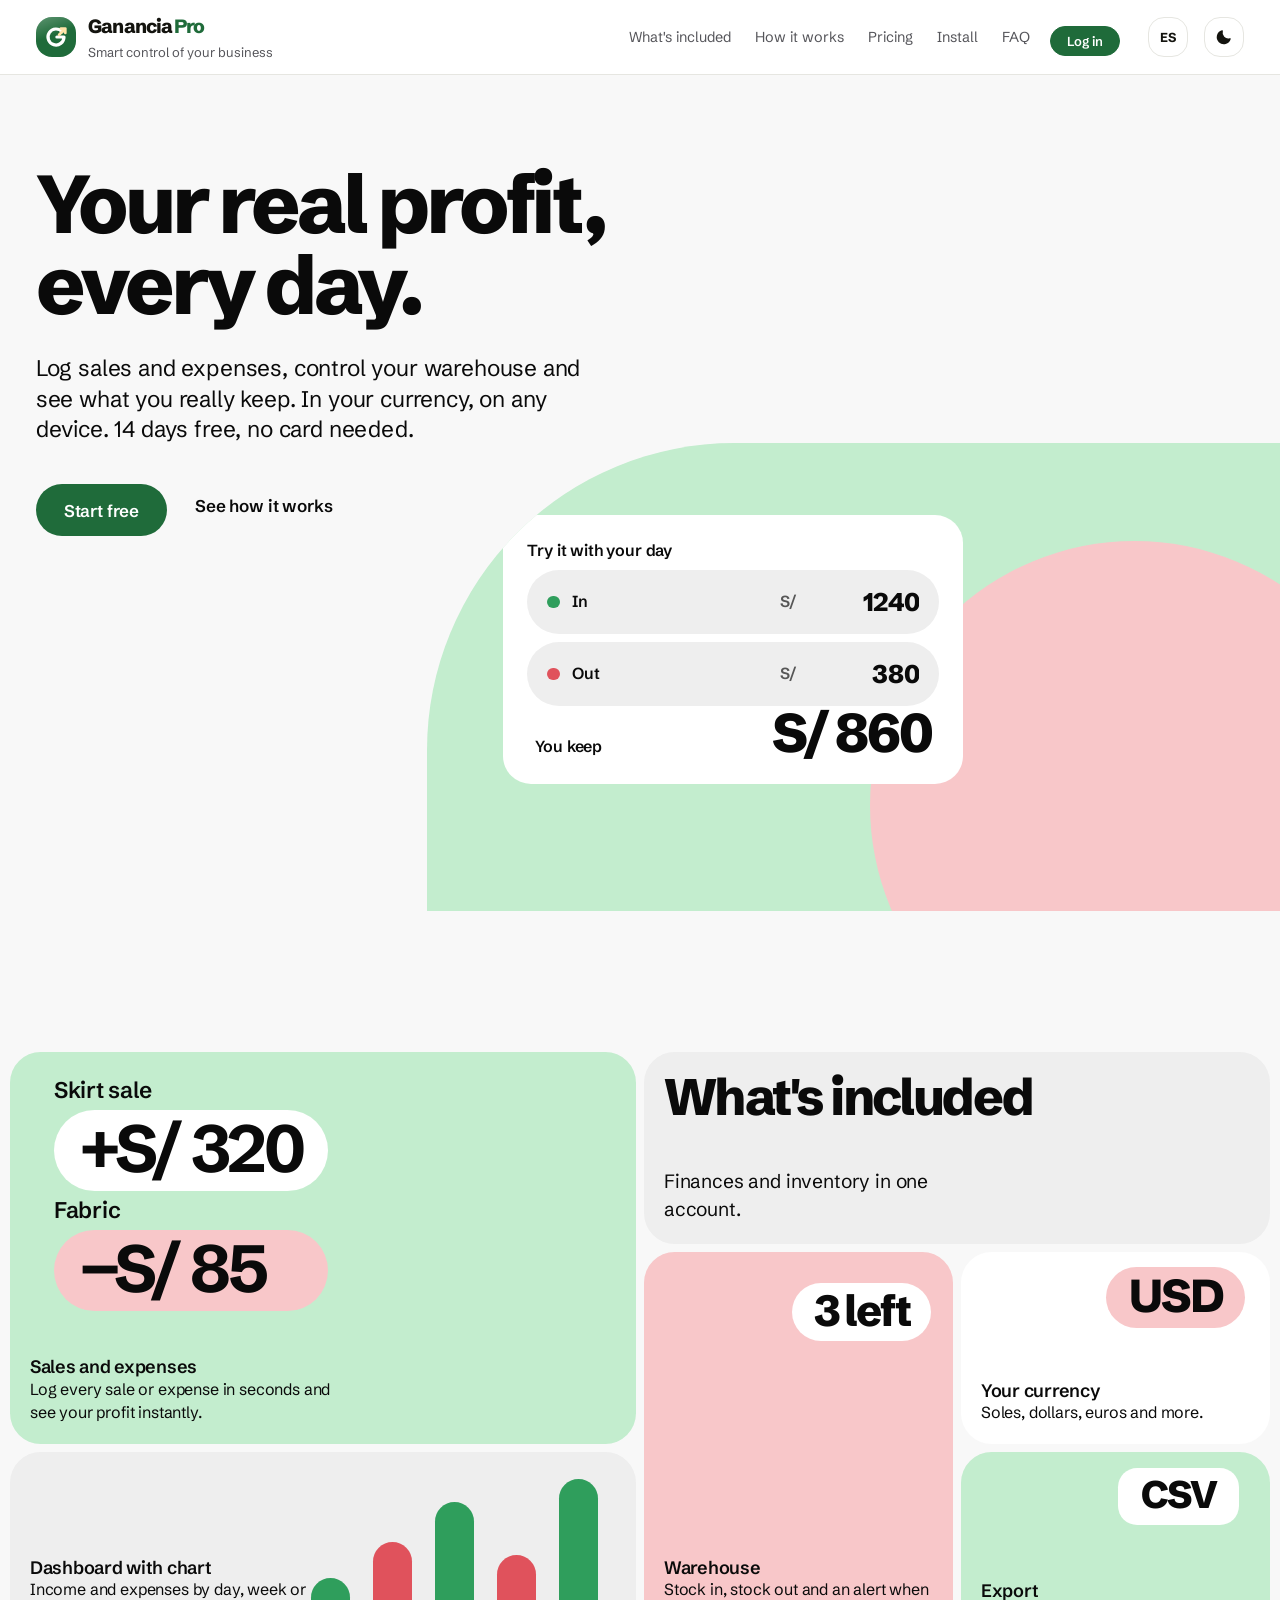
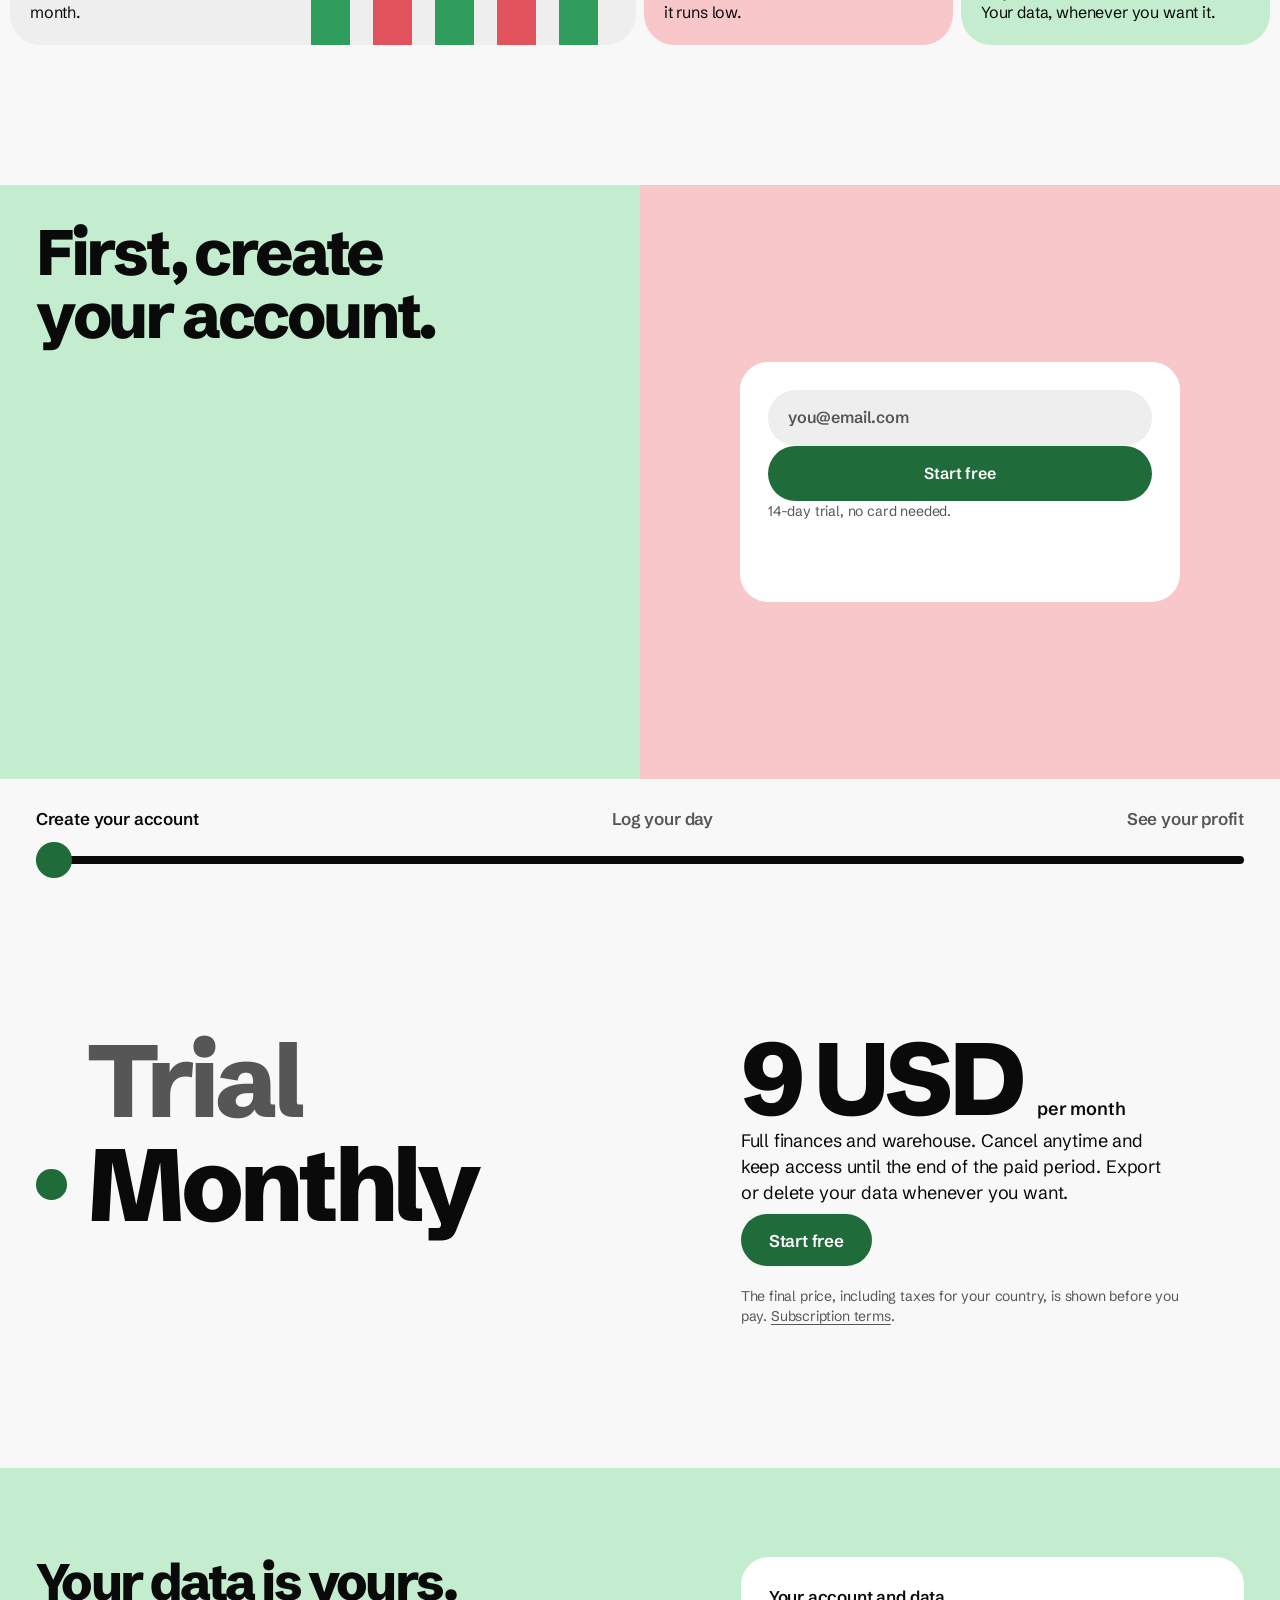
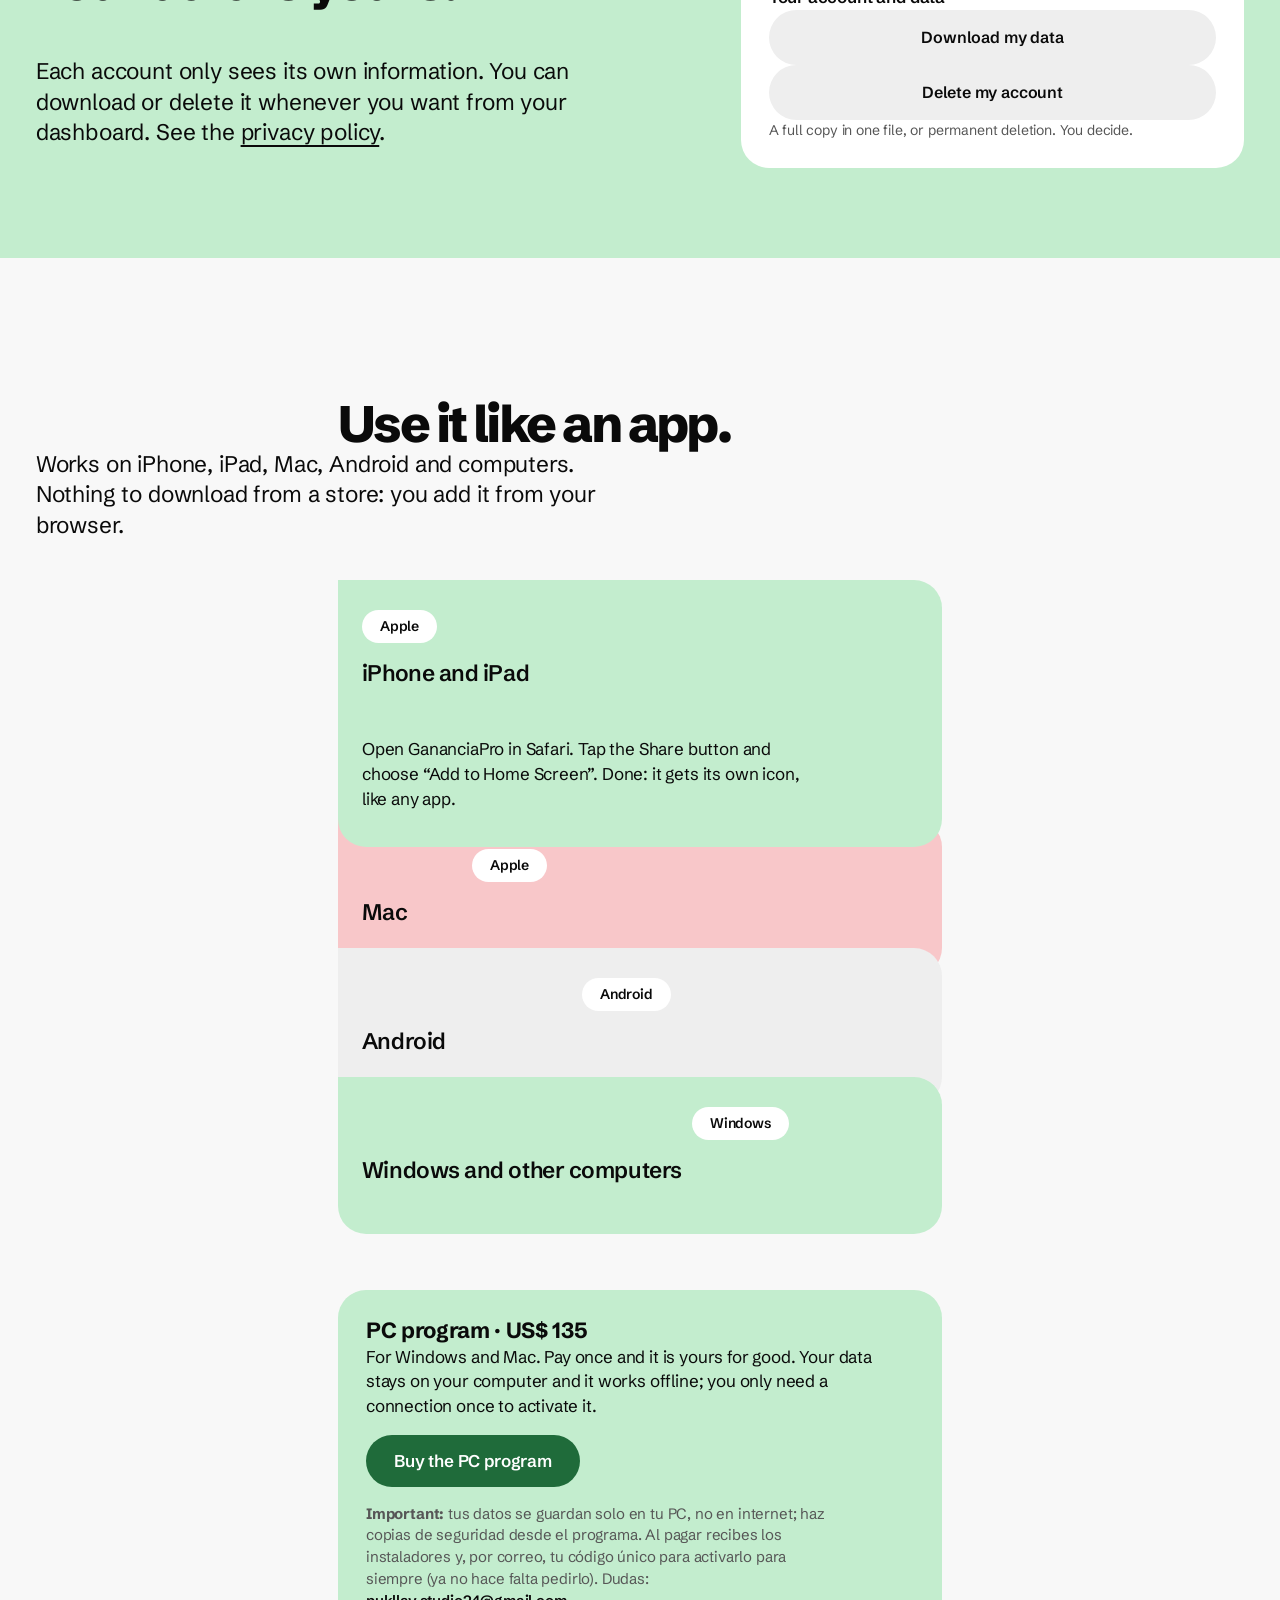
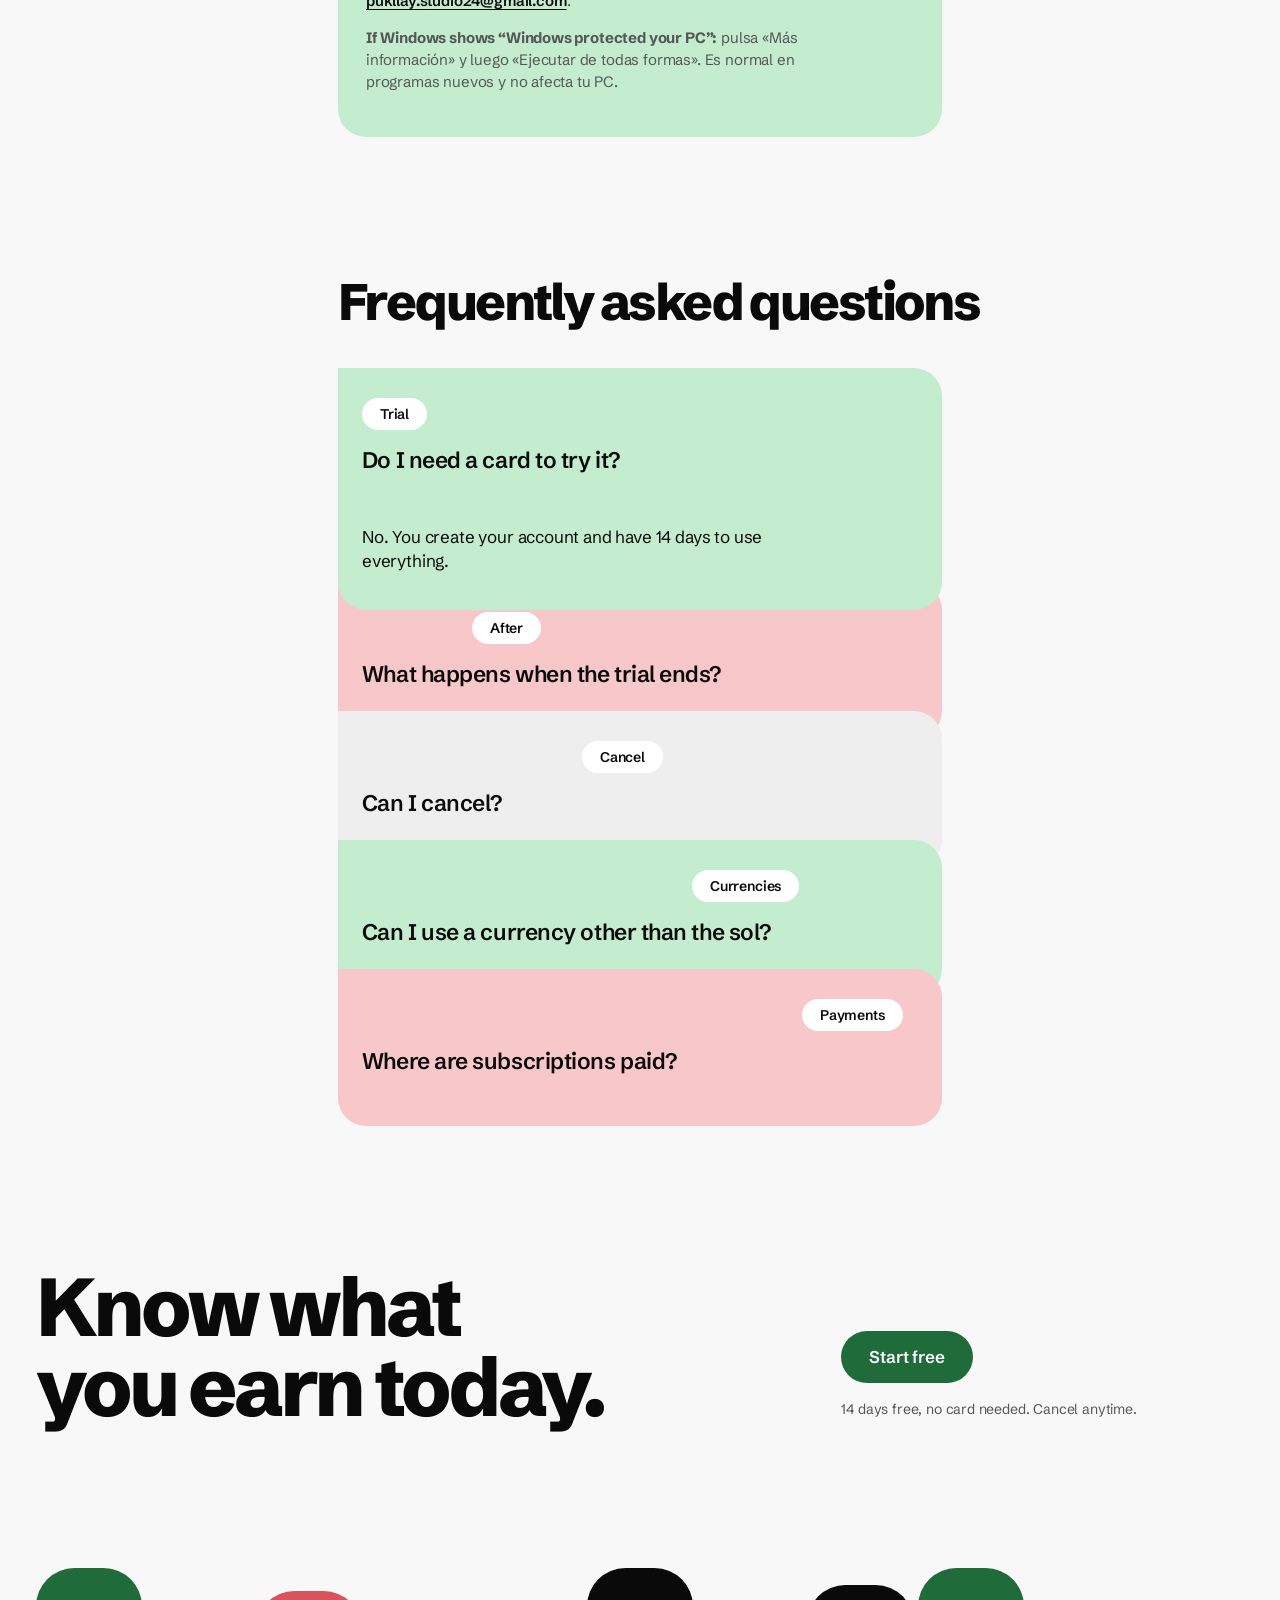
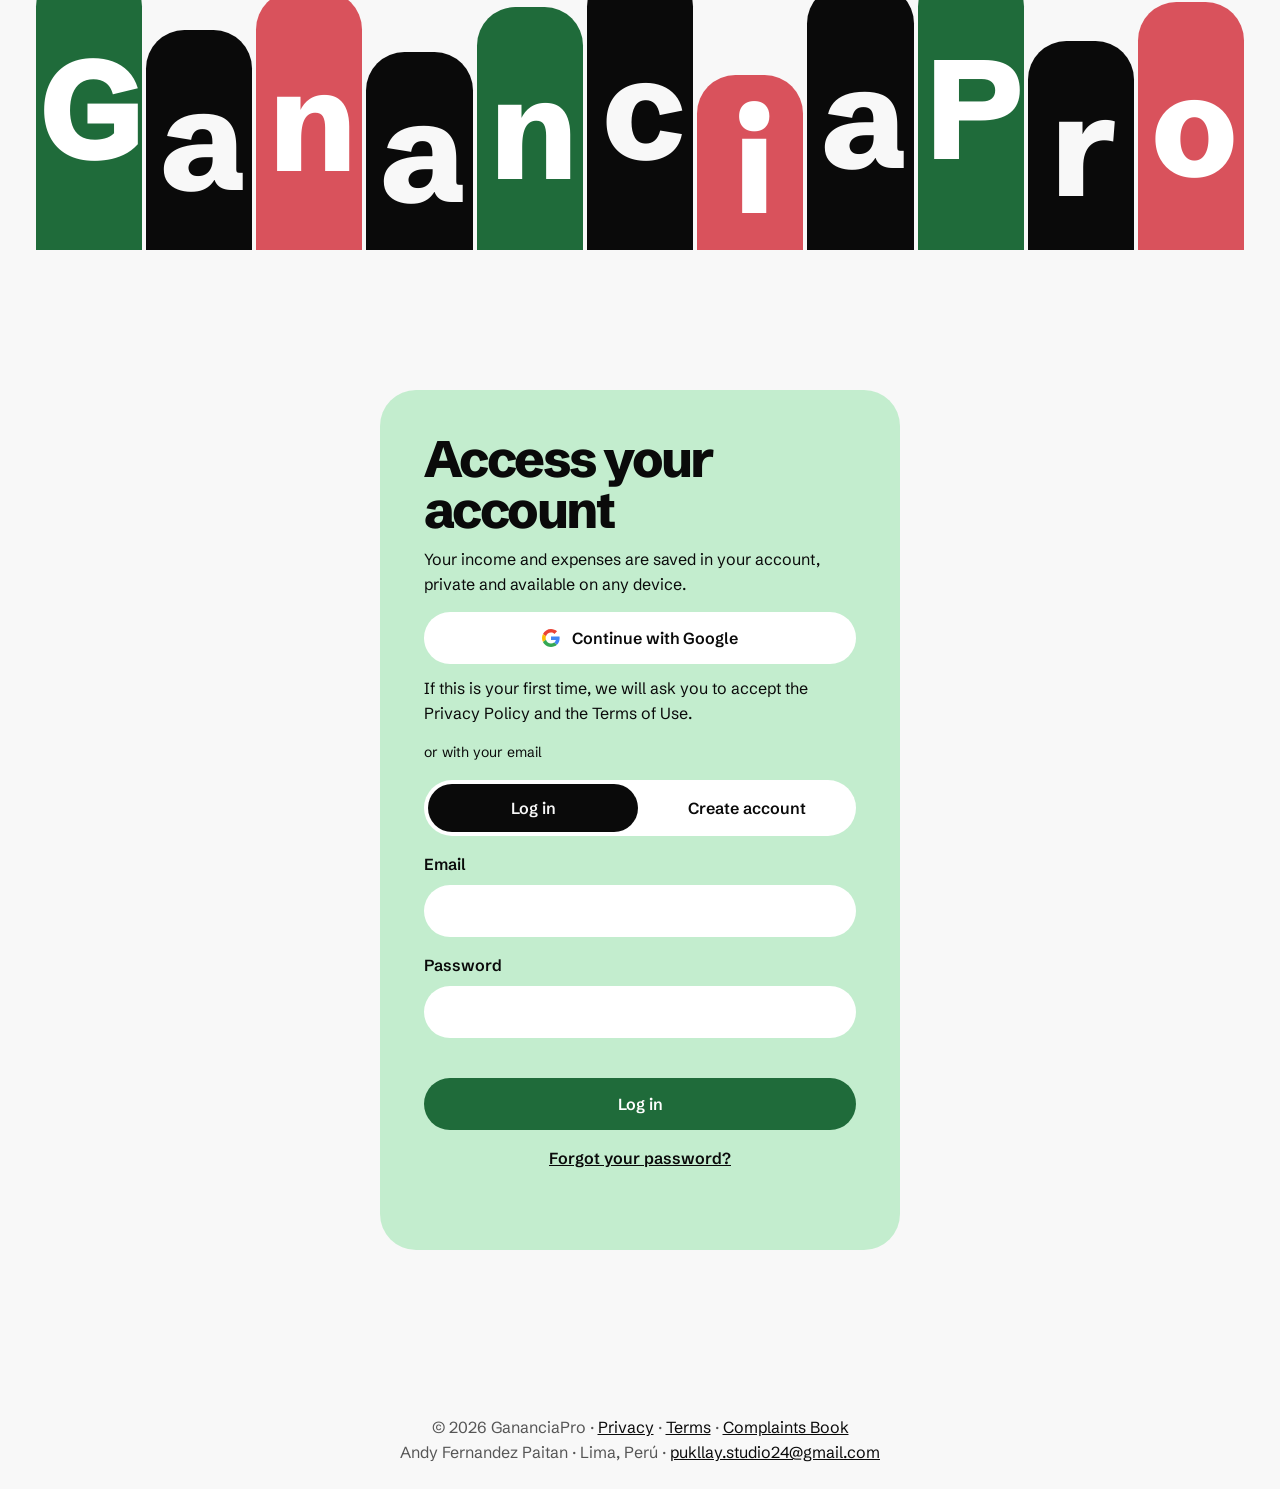
<file: index.html>
<!DOCTYPE html>
<html lang="es">
<head>
    <meta charset="UTF-8">
    <meta http-equiv="Content-Security-Policy" content="default-src 'self'; script-src 'self' https://challenges.cloudflare.com; style-src 'self' 'unsafe-inline'; img-src 'self' data: blob: https://ckipjthrubmhvwphkhyf.supabase.co; font-src 'self'; connect-src 'self' https://ckipjthrubmhvwphkhyf.supabase.co; object-src 'none'; base-uri 'self'; form-action 'self'; frame-src https://challenges.cloudflare.com">
    <meta name="referrer" content="strict-origin-when-cross-origin">
    <meta name="viewport" content="width=device-width, initial-scale=1, viewport-fit=cover">
    <meta name="theme-color" content="#0d0d0d">
    <meta name="color-scheme" content="light dark">
    <meta name="description" content="GananciaPro: lleva tus ingresos, gastos y almacén en un solo lugar. Prueba gratis 14 días, sin tarjeta.">
    <meta property="og:title" content="GananciaPro: ingresos, gastos y almacén en un solo lugar">
    <meta property="og:description" content="Prueba gratis 14 días. Multimoneda, privado y disponible en cualquier dispositivo.">
    <meta property="og:type" content="website">
    <meta property="og:url" content="https://pukllay-studio.github.io/gananciapro/">
    <meta property="og:image" content="https://pukllay-studio.github.io/gananciapro/img/og.png">
    <meta property="og:image:width" content="1200">
    <meta property="og:image:height" content="630">
    <meta name="twitter:card" content="summary_large_image">
    <link rel="icon" href="favicon.svg" type="image/svg+xml">
    <link rel="manifest" href="manifest.webmanifest">
    <link rel="apple-touch-icon" href="img/apple-touch-icon.png">
    <meta name="mobile-web-app-capable" content="yes">
    <meta name="apple-mobile-web-app-title" content="GananciaPro">
    <link rel="canonical" href="https://pukllay-studio.github.io/gananciapro/">
    <title>GananciaPro | Ingresos, gastos y almacén</title>
    <link rel="stylesheet" href="css/styles.css">
    <link rel="stylesheet" href="css/mejoras.css">
    <link rel="stylesheet" href="css/landing.css">
    <link rel="stylesheet" href="css/app.css">
    <script src="js/tema.js"></script>
</head>
<body data-sesion="cargando" data-vista="finanzas">
    <svg width="0" height="0" style="position:absolute" aria-hidden="true" focusable="false">
    <defs>
        <clipPath id="ilu-toldo"><rect x="30" y="40" width="180" height="40" rx="10"/></clipPath>
    </defs>
    <symbol id="ico-sube" viewBox="0 0 24 24"><path d="M7 17L17 7M9 7h8v8" fill="none" stroke="currentColor" stroke-width="2" stroke-linecap="round" stroke-linejoin="round"/></symbol>
    <symbol id="ico-baja" viewBox="0 0 24 24"><path d="M7 7l10 10M17 9v8H9" fill="none" stroke="currentColor" stroke-width="2" stroke-linecap="round" stroke-linejoin="round"/></symbol>
    <symbol id="ico-lista" viewBox="0 0 24 24"><path d="M8 6h12M8 12h12M8 18h12M4 6h.01M4 12h.01M4 18h.01" fill="none" stroke="currentColor" stroke-width="2" stroke-linecap="round"/></symbol>
    <symbol id="ico-finanzas" viewBox="0 0 24 24"><path d="M4 19V5M4 19h16M8 15l3-4 3 2 5-6" fill="none" stroke="currentColor" stroke-width="1.8" stroke-linecap="round" stroke-linejoin="round"/></symbol>
    <symbol id="ico-almacen" viewBox="0 0 24 24"><path d="M3 8l9-5 9 5v9l-9 5-9-5zM3 8l9 5 9-5M12 13v9" fill="none" stroke="currentColor" stroke-width="1.8" stroke-linecap="round" stroke-linejoin="round"/></symbol>
    <symbol id="ico-moneda" viewBox="0 0 24 24"><circle cx="12" cy="12" r="9" fill="none" stroke="currentColor" stroke-width="1.8"/><path d="M12 7v10M14.5 9.5c-.6-.8-1.5-1.2-2.5-1.2-1.4 0-2.5.7-2.5 1.8 0 2.5 5 1.3 5 3.9 0 1.1-1.1 1.8-2.5 1.8-1.1 0-2-.4-2.6-1.2" fill="none" stroke="currentColor" stroke-width="1.8" stroke-linecap="round"/></symbol>
    <symbol id="ilu-tienda" viewBox="0 0 240 170">
        <ellipse cx="120" cy="160" rx="108" ry="8" fill="var(--ilu-sombra)"/>
        <rect x="42" y="72" width="156" height="88" rx="12" fill="var(--ilu-2)"/>
        <g clip-path="url(#ilu-toldo)">
            <rect x="30" y="40" width="36" height="40" fill="var(--ilu-1)"/>
            <rect x="66" y="40" width="36" height="40" fill="var(--ilu-3)"/>
            <rect x="102" y="40" width="36" height="40" fill="var(--ilu-1)"/>
            <rect x="138" y="40" width="36" height="40" fill="var(--ilu-3)"/>
            <rect x="174" y="40" width="36" height="40" fill="var(--ilu-1)"/>
        </g>
        <rect x="104" y="102" width="40" height="58" rx="8" fill="var(--ilu-4)"/>
        <circle cx="137" cy="132" r="3" fill="var(--ilu-3)"/>
        <rect x="54" y="98" width="40" height="34" rx="8" fill="var(--ilu-5)"/>
        <rect x="154" y="98" width="34" height="34" rx="8" fill="var(--ilu-5)"/>
        <path d="M60 106h14M60 114h22" stroke="var(--ilu-2)" stroke-width="3" stroke-linecap="round"/>
        <circle cx="120" cy="22" r="15" fill="var(--ilu-6)"/>
        <circle cx="120" cy="22" r="9" fill="none" stroke="var(--ilu-2)" stroke-width="3"/>
        <rect x="14" y="138" width="22" height="22" rx="5" fill="var(--ilu-1)"/>
        <path d="M25 138c-10-8-8-24 0-28 8 4 10 20 0 28zM25 138c8-6 18-6 22 0-8 6-18 6-22 0z" fill="var(--ilu-7)"/>
    </symbol>
    <symbol id="ilu-cajas" viewBox="0 0 240 170">
        <ellipse cx="120" cy="160" rx="100" ry="8" fill="var(--ilu-sombra)"/>
        <rect x="44" y="104" width="86" height="54" rx="10" fill="var(--ilu-1)"/>
        <rect x="44" y="104" width="86" height="14" rx="7" fill="var(--ilu-3)"/>
        <rect x="116" y="90" width="82" height="68" rx="10" fill="var(--ilu-2)"/>
        <path d="M157 90v68" stroke="var(--ilu-1)" stroke-width="8"/>
        <rect x="70" y="52" width="72" height="50" rx="10" fill="var(--ilu-4)"/>
        <rect x="70" y="52" width="72" height="12" rx="6" fill="var(--ilu-1)"/>
        <circle cx="176" cy="52" r="16" fill="var(--ilu-6)"/>
        <path d="M168 52l6 6 10-12" fill="none" stroke="var(--ilu-3)" stroke-width="4" stroke-linecap="round" stroke-linejoin="round"/>
        <path d="M30 158c-2-14 2-24 10-30 4 10 2 22-10 30zM30 158c8-12 20-14 28-10-6 10-16 14-28 10z" fill="var(--ilu-7)"/>
    </symbol>
</svg>

    <header class="encabezado">
        <div class="marca">
            <div class="logo" aria-hidden="true">
                <svg viewBox="2 2 36 36" width="32" height="32" focusable="false">
                    <path class="logo-g" d="M26.9 14.2A9 9 0 1 0 29 20H21"/>
                    <path class="logo-flecha" d="M23.5 17.5L30.5 10.5M25.5 10.5H30.5V15.5"/>
                </svg>
            </div>
            <div>
                <p class="marca-nombre">Ganancia<span class="marca-pro">Pro</span></p>
                <p>Control inteligente de tu negocio</p>
            </div>
        </div>
        <nav class="nav-portada" aria-label="Secciones">
            <a href="#incluye">Qué incluye</a>
            <a href="#como">Cómo funciona</a>
            <a href="#precio">Precio</a>
            <a href="#instalar">Instalar</a>
            <a href="#preguntas">Preguntas</a>
            <button type="button" class="btn-secundario btn-chico" data-cta="entrar">Iniciar sesión</button>
        </nav>
        <div class="cuenta" id="cuenta" hidden>
            <span id="correoUsuario"></span>
            <button id="btnSalir" class="btn-salir" type="button">Cerrar sesión</button>
        </div>
        <button class="btn-tema btn-idioma" type="button" data-idioma-boton aria-label="Change language to English">EN</button>
        <button id="btnTema" class="btn-tema" type="button" aria-label="Cambiar entre modo claro y oscuro">&#9790;</button>
    </header>

    <main class="contenedor">
        <p id="cargando" class="nota" role="status">Cargando…</p>

        <div id="avisoSuscripcion" class="aviso-suscripcion" data-nivel="info" role="status" hidden>
            <p id="textoSuscripcion"></p>
            <button type="button" id="btnVerPlanes" class="btn-secundario btn-chico">Ver planes</button>
        </div>

        <div class="portada-zona lp">
        <section class="lp-hero" aria-labelledby="tituloPortada">
            <div class="lp-hero-texto">
                <h1 id="tituloPortada" class="lp-h1" data-aparece>Tu ganancia real, al día.</h1>
                <p class="lp-lead" data-aparece style="--i:1">Anota ventas y gastos, controla tu almacén y mira lo que de verdad te queda. En tu moneda, desde cualquier dispositivo. 14 días gratis, sin tarjeta.</p>
                <div class="lp-acciones" data-aparece style="--i:2">
                    <button type="button" class="lp-btn" data-cta="crear">Empezar gratis</button>
                    <a class="lp-enlace" href="#como">Ver cómo funciona</a>
                </div>
            </div>
            <div class="lp-escenario">
                <span class="lp-disco" aria-hidden="true"></span>
                <form class="lp-calc" data-ui data-aparece style="--i:3" aria-labelledby="calcTitulo">
                    <p class="lp-calc-titulo" id="calcTitulo">Prueba con tu día</p>
                    <label class="lp-fila"><span class="lp-punto lp-punto-menta" aria-hidden="true"></span><span class="lp-fila-nombre">Entra</span><span class="lp-prefijo">S/</span><input id="calcIngreso" type="text" inputmode="decimal" maxlength="12" value="1240" autocomplete="off" aria-label="Lo que entra hoy en ventas"></label>
                    <label class="lp-fila"><span class="lp-punto lp-punto-rosa" aria-hidden="true"></span><span class="lp-fila-nombre">Sale</span><span class="lp-prefijo">S/</span><input id="calcGasto" type="text" inputmode="decimal" maxlength="12" value="380" autocomplete="off" aria-label="Lo que sale hoy en gastos"></label>
                    <p class="lp-res" aria-live="polite"><span id="calcEtiqueta">Te queda</span><output id="calcGanancia" for="calcIngreso calcGasto">S/ 860</output></p>
                </form>
            </div>
        </section>

        <section id="incluye" class="lp-sec lp-incluye" aria-labelledby="tituloIncluye">
            <div class="lp-tablero">
                <div class="lp-teja lp-t-titulo" data-aparece>
                    <h2 id="tituloIncluye" class="lp-h2">Lo que incluye</h2>
                    <p>Finanzas y almacén en una sola cuenta.</p>
                </div>
                <article class="lp-teja lp-t-ventas" data-aparece style="--i:1">
                    <div class="lp-el lp-el-venta" data-ui aria-hidden="true"><span>Venta falda</span><strong>+S/ 320</strong><span>Tela</span><strong class="lp-neg">−S/ 85</strong></div>
                    <h3>Ventas y gastos</h3>
                    <p>Anota cada movimiento en segundos y ve tu ganancia al instante.</p>
                </article>
                <article class="lp-teja lp-t-stock" data-aparece style="--i:2">
                    <div class="lp-el lp-el-stock" data-ui aria-hidden="true"><span>Quedan 3</span></div>
                    <h3>Almacén</h3>
                    <p>Entradas, salidas y aviso cuando queda poco.</p>
                </article>
                <article class="lp-teja lp-t-moneda" data-aparece style="--i:3">
                    <div class="lp-el lp-el-moneda" data-ui aria-hidden="true"><span>USD</span></div>
                    <h3>Tu moneda</h3>
                    <p>Soles, dólares, euros y más.</p>
                </article>
                <article class="lp-teja lp-t-grafico" data-aparece style="--i:4">
                    <div class="lp-el lp-el-barras" data-ui aria-hidden="true"><i></i><i></i><i></i><i></i><i></i></div>
                    <h3>Panel con gráfico</h3>
                    <p>Ingresos y gastos por día, semana o mes.</p>
                </article>
                <article class="lp-teja lp-t-csv" data-aparece style="--i:5">
                    <div class="lp-el lp-el-tecla" data-ui aria-hidden="true"><kbd>CSV</kbd></div>
                    <h3>Exporta</h3>
                    <p>Tus datos, cuando los quieras.</p>
                </article>
            </div>
        </section>

        <section id="como" class="lp-sec lp-como" aria-labelledby="tituloComo">
            <div class="lp-como-campo lp-como-texto">
                <h2 id="tituloComo" class="lp-clausula" aria-live="polite"><span id="comoClausula">Primero, crea tu cuenta.</span></h2>
            </div>
            <div class="lp-como-campo lp-como-vista">
                <div class="lp-vista" id="comoVista" data-ui data-paso="0">
                    <div class="lp-vista-p" data-vp="0">
                        <p class="lp-input-falso">tu@correo.com</p>
                        <p class="lp-boton-falso">Empezar gratis</p>
                        <p class="lp-vista-n">14 días de prueba, sin tarjeta.</p>
                    </div>
                    <div class="lp-vista-p" data-vp="1" hidden>
                        <p class="lp-vista-t">Hoy</p>
                        <p class="lp-op"><span><i class="lp-punto lp-punto-menta"></i>Venta falda</span><b>+S/ 320</b></p>
                        <p class="lp-op"><span><i class="lp-punto lp-punto-rosa"></i>Tela</span><b>−S/ 85</b></p>
                        <p class="lp-op"><span><i class="lp-punto lp-punto-menta"></i>Venta medias</span><b>+S/ 120</b></p>
                    </div>
                    <div class="lp-vista-p" data-vp="2" hidden>
                        <p class="lp-vista-t">Tu ganancia del mes</p>
                        <p class="lp-vista-cifra">S/ 3 450</p>
                        <p class="lp-vista-n">Entró S/ 5 100 · Salió S/ 1 650</p>
                    </div>
                </div>
            </div>
            <div class="lp-control">
                <ol class="lp-pasos">
                    <li data-n="0" aria-current="true">Crea tu cuenta</li>
                    <li data-n="1">Registra tu día</li>
                    <li data-n="2">Mira tu ganancia</li>
                </ol>
                <input type="range" id="comoRango" min="0" max="2" step="1" value="0" aria-label="Paso de 3">
            </div>
        </section>

        <section id="precio" class="lp-sec lp-precio" aria-labelledby="tituloPrecio">
            <h2 id="tituloPrecio" class="lp-solo-lector">Precio</h2>
            <div class="lp-planes" role="tablist" aria-label="Planes">
                <button type="button" role="tab" class="lp-plan" id="planPrueba" aria-selected="false" aria-controls="planEscena" data-plan="prueba">Prueba</button>
                <button type="button" role="tab" class="lp-plan" id="planMensual" aria-selected="true" aria-controls="planEscena" data-plan="mensual">Mensual</button>
            </div>
            <div class="lp-plan-escena" id="planEscena" role="tabpanel" aria-labelledby="planMensual">
                <p class="lp-cifra"><span id="planCifra" data-precio-cifra>9 USD</span><span class="lp-periodo" id="planPeriodo">al mes</span></p>
                <p class="lp-plan-texto" id="planTexto">Finanzas y almacén completos. Cancela cuando quieras y conserva el acceso hasta el final del periodo pagado. Exporta o borra tus datos en cualquier momento.</p>
                <button type="button" class="lp-btn" id="planBoton" data-cta="crear">Empezar gratis</button>
                <p class="lp-nota">El precio final, con los impuestos de tu país, se te muestra antes de pagar. <a href="terminos.html#suscripcion">Condiciones de la suscripción</a>.</p>
            </div>
        </section>

        <section id="datos" class="lp-sec lp-datos" aria-labelledby="tituloDatos">
            <h2 id="tituloDatos" class="lp-h2">Tus datos son tuyos.</h2>
            <p class="lp-lead">Cada cuenta ve solo su información. Puedes descargarla o eliminarla cuando quieras desde tu panel. Consulta la <a href="privacidad.html">política de privacidad</a>.</p>
            <div class="lp-cuenta" data-ui aria-hidden="true">
                <p class="lp-vista-t">Tu cuenta y tus datos</p>
                <p class="lp-boton-falso lp-boton-claro">Descargar mis datos</p>
                <p class="lp-boton-falso lp-boton-claro">Eliminar mi cuenta</p>
                <p class="lp-vista-n">Una copia completa en un archivo, o borrado definitivo. Tú decides.</p>
            </div>
        </section>

        <section id="instalar" class="lp-sec lp-faq lp-instalar" aria-labelledby="tituloInstalar">
            <h2 id="tituloInstalar" class="lp-h2">Úsala como una app.</h2>
            <p class="lp-lead">Funciona en iPhone, iPad, Mac, Android y computadora. No hay nada que descargar de una tienda: la agregas desde tu navegador.</p>
            <div class="lp-fichas">
                <details name="inst" class="lp-ficha" open><summary><span class="lp-pestana">Apple</span><span class="lp-pregunta">iPhone y iPad</span></summary><p>Abre GananciaPro en Safari. Toca el botón Compartir y elige «Agregar a inicio». Listo: queda con su icono, como cualquier app.</p></details>
                <details name="inst" class="lp-ficha"><summary><span class="lp-pestana">Apple</span><span class="lp-pregunta">Mac</span></summary><p>Abre GananciaPro en Safari. En el menú Archivo elige «Agregar al Dock». Si usas Chrome, abre el menú de tres puntos y elige «Instalar GananciaPro».</p></details>
                <details name="inst" class="lp-ficha"><summary><span class="lp-pestana">Android</span><span class="lp-pregunta">Android</span></summary><p>Abre GananciaPro en Chrome. Toca el menú de tres puntos y elige «Instalar app» o «Agregar a la pantalla de inicio».</p></details>
                <details name="inst" class="lp-ficha"><summary><span class="lp-pestana">Windows</span><span class="lp-pregunta">Windows y otras computadoras</span></summary><p>Abre GananciaPro en Chrome o Edge. A la derecha de la barra de direcciones aparece el icono «Instalar»: púlsalo y confirma.</p></details>
            </div>
            <div class="lp-descarga">
                <h3 class="lp-descarga-t">Programa para PC · US$ 135</h3>
                <p>Para Windows y Mac. Pagas una sola vez y es tuyo para siempre. Tus datos se guardan en tu computadora y funciona sin internet; solo necesitas conexión una vez para activarlo.</p>
                <div class="lp-acciones">
                    <a class="lp-btn" href="https://buy.polar.sh/polar_cl_VUU9Y18mNoUMFZue7yYFqJueEMiuDHrmohDiP1S2RzD" rel="noopener">Comprar el programa para PC</a>
                </div>
                <p class="lp-descarga-n"><strong>Importante:</strong> tus datos se guardan solo en tu PC, no en internet; haz copias de seguridad desde el programa. Al pagar recibes los instaladores y, por correo, tu código único para activarlo para siempre (ya no hace falta pedirlo). Dudas: <a href="mailto:pukllay.studio24@gmail.com">pukllay.studio24@gmail.com</a>.</p>
                <p class="lp-descarga-n"><strong>Si Windows muestra «Windows protegió su PC»:</strong> pulsa «Más información» y luego «Ejecutar de todas formas». Es normal en programas nuevos y no afecta tu PC.</p>
            </div>
        </section>

        <section id="preguntas" class="lp-sec lp-faq" aria-labelledby="tituloPreguntas">
            <h2 id="tituloPreguntas" class="lp-h2">Preguntas frecuentes</h2>
            <div class="lp-fichas">
                <details name="faq" class="lp-ficha" open><summary><span class="lp-pestana">Prueba</span><span class="lp-pregunta">¿Necesito tarjeta para probar?</span></summary><p>No. Creas tu cuenta y tienes 14 días para usar todo.</p></details>
                <details name="faq" class="lp-ficha"><summary><span class="lp-pestana">Después</span><span class="lp-pregunta">¿Qué pasa cuando termina la prueba?</span></summary><p>Puedes seguir viendo y descargando tus datos. Para seguir registrando necesitas suscribirte.</p></details>
                <details name="faq" class="lp-ficha"><summary><span class="lp-pestana">Cancelar</span><span class="lp-pregunta">¿Puedo cancelar?</span></summary><p>Sí, cuando quieras desde tu cuenta. Conservas el acceso hasta el final del periodo pagado.</p></details>
                <details name="faq" class="lp-ficha"><summary><span class="lp-pestana">Monedas</span><span class="lp-pregunta">¿Puedo usar otra moneda que no sea el sol?</span></summary><p>Sí. Cada operación se guarda con la moneda que elijas.</p></details>
                <details name="faq" class="lp-ficha"><summary><span class="lp-pestana">Pagos</span><span class="lp-pregunta">¿Dónde se pagan las suscripciones?</span></summary><p>Con Polar, un procesador de pagos seguro. GananciaPro no guarda los datos de tu tarjeta.</p></details>
            </div>
        </section>

        <section class="lp-sec lp-cierre" aria-labelledby="tituloCierre">
            <h2 id="tituloCierre" class="lp-h1">Sabe cuánto ganas hoy.</h2>
            <div class="lp-cierre-acc">
                <button type="button" class="lp-btn" data-cta="crear">Empezar gratis</button>
                <p class="lp-nota">14 días gratis, sin tarjeta. Cancela cuando quieras.</p>
            </div>
        </section>

        <div class="lp-marca" aria-hidden="true"><b>G</b><b>a</b><b>n</b><b>a</b><b>n</b><b>c</b><b>i</b><b>a</b><b>P</b><b>r</b><b>o</b></div>
        </div>

        <section id="acceso" class="acceso" aria-labelledby="tituloAcceso">
            <div class="acceso-tarjeta">
                <svg class="ilustracion ilu-acceso" aria-hidden="true" focusable="false"><use href="#ilu-tienda"/></svg>
                <h2 id="tituloAcceso">Accede a tu cuenta</h2>
                <p class="nota">Tus ingresos y gastos quedan guardados en tu cuenta, privados y disponibles en cualquier dispositivo.</p>

                <div id="bloqueGoogle" hidden>
                    <button type="button" id="btnGoogle" class="btn-google">
                        <svg class="icono-google" viewBox="0 0 48 48" width="18" height="18" aria-hidden="true" focusable="false"><path fill="#EA4335" d="M24 9.5c3.54 0 6.71 1.22 9.21 3.6l6.85-6.85C35.9 2.38 30.47 0 24 0 14.62 0 6.51 5.38 2.56 13.22l7.98 6.19C12.43 13.72 17.74 9.5 24 9.5z"/><path fill="#4285F4" d="M46.98 24.55c0-1.57-.15-3.09-.38-4.55H24v9.02h12.94c-.58 2.96-2.26 5.48-4.78 7.18l7.73 6c4.51-4.18 7.09-10.36 7.09-17.65z"/><path fill="#FBBC05" d="M10.53 28.59c-.48-1.45-.76-2.99-.76-4.59s.27-3.14.76-4.59l-7.98-6.19C.92 16.46 0 20.12 0 24c0 3.88.92 7.54 2.56 10.78l7.97-6.19z"/><path fill="#34A853" d="M24 48c6.48 0 11.93-2.13 15.89-5.81l-7.73-6c-2.15 1.45-4.92 2.3-8.16 2.3-6.26 0-11.57-4.22-13.47-9.91l-7.98 6.19C6.51 42.62 14.62 48 24 48z"/></svg>
                        <span>Continuar con Google</span>
                    </button>
                    <p class="nota nota-google">Si es tu primera vez, te pediremos aceptar la Política de privacidad y los Términos de uso.</p>
                    <p class="separador" aria-hidden="true"><span>o con tu correo</span></p>
                </div>

                <div id="pestanasAcceso" class="acceso-pestanas" role="tablist">
                    <button type="button" role="tab" id="tabEntrar" aria-selected="true" aria-controls="formEntrar">Iniciar sesión</button>
                    <button type="button" role="tab" id="tabCrear" aria-selected="false" aria-controls="formCrear">Crear cuenta</button>
                </div>

                <form id="formEntrar" class="acceso-form">
                    <div class="campo">
                        <label for="correoEntrar">Correo electrónico</label>
                        <input type="email" id="correoEntrar" autocomplete="email" maxlength="254" required>
                    </div>
                    <div class="campo">
                        <label for="claveEntrar">Contraseña</label>
                        <input type="password" id="claveEntrar" autocomplete="current-password" maxlength="128" required>
                    </div>
                    <div class="captcha-caja" data-captcha></div>
                    <button type="submit">Entrar</button>
                    <button type="button" id="btnOlvide" class="btn-enlace">¿Olvidaste tu contraseña?</button>
                </form>

                <form id="formCrear" class="acceso-form" hidden>
                    <div class="campo">
                        <label for="correoCrear">Correo electrónico</label>
                        <input type="email" id="correoCrear" autocomplete="email" maxlength="254" required>
                    </div>
                    <div class="campo">
                        <label for="claveCrear">Contraseña</label>
                        <input type="password" id="claveCrear" autocomplete="new-password" minlength="10" maxlength="128" required>
                        <p>Mínimo 10 caracteres, con letras y números.</p>
                    </div>
                    <div class="campo">
                        <label for="claveCrear2">Repite la contraseña</label>
                        <input type="password" id="claveCrear2" autocomplete="new-password" maxlength="128" required>
                    </div>
                    <label class="campo-check" for="aceptoPolitica">
                        <input type="checkbox" id="aceptoPolitica" required>
                        <span>He leído y acepto la <a href="privacidad.html" target="_blank" rel="noopener">Política de privacidad</a> y los <a href="terminos.html" target="_blank" rel="noopener">Términos de uso</a>, y confirmo que soy mayor de edad.</span>
                    </label>
                    <div class="captcha-caja" data-captcha></div>
                    <button type="submit">Crear cuenta</button>
                </form>

                <form id="formRecuperar" class="acceso-form" hidden>
                    <div class="campo">
                        <label for="correoRecuperar">Correo de tu cuenta</label>
                        <input type="email" id="correoRecuperar" autocomplete="email" maxlength="254" required>
                    </div>
                    <div class="captcha-caja" data-captcha></div>
                    <button type="submit">Enviar enlace</button>
                    <button type="button" id="btnVolverEntrar" class="btn-enlace">Volver</button>
                </form>

                <form id="formNuevaClave" class="acceso-form" hidden>
                    <div class="campo">
                        <label for="claveNueva">Nueva contraseña</label>
                        <input type="password" id="claveNueva" autocomplete="new-password" minlength="10" maxlength="128" required>
                        <p>Mínimo 10 caracteres, con letras y números.</p>
                    </div>
                    <div class="campo">
                        <label for="claveNueva2">Repite la nueva contraseña</label>
                        <input type="password" id="claveNueva2" autocomplete="new-password" maxlength="128" required>
                    </div>
                    <button type="submit">Guardar contraseña</button>
                </form>

                <p id="mensajeAcceso" class="mensaje-acceso" role="status" aria-live="polite"></p>
            </div>
        </section>

        <section id="consentimiento" class="aviso-tarjeta" aria-labelledby="tituloConsentimiento">
            <h2 id="tituloConsentimiento">Antes de continuar</h2>
            <p>Tu cuenta (<span id="correoConsentimiento"></span>) aún no tiene registrada la aceptación de nuestras políticas.</p>
            <label class="campo-check" for="aceptoConsentimiento">
                <input type="checkbox" id="aceptoConsentimiento">
                <span>He leído y acepto la <a href="privacidad.html" target="_blank" rel="noopener">Política de privacidad</a> y los <a href="terminos.html" target="_blank" rel="noopener">Términos de uso</a>, y confirmo que soy mayor de edad.</span>
            </label>
            <div class="acciones">
                <button type="button" id="btnAceptarConsentimiento">Aceptar y continuar</button>
                <button type="button" id="btnSalirConsentimiento" class="btn-secundario">Cerrar sesión</button>
            </div>
            <p id="mensajeConsentimiento" class="mensaje-acceso" role="status" aria-live="polite"></p>
        </section>

        <section id="migracion" class="aviso-tarjeta" aria-labelledby="tituloMigracion" hidden>
            <h2 id="tituloMigracion">Datos de este navegador</h2>
            <p id="textoMigracion"></p>
            <div class="acciones">
                <button type="button" id="btnSubirLocales">Subir a mi cuenta</button>
                <button type="button" id="btnOmitirMigracion" class="btn-secundario">Ahora no</button>
            </div>
        </section>
        <nav id="navApp" class="nav-app" role="tablist" aria-label="Secciones de la aplicación">
            <button type="button" id="navFinanzas" role="tab" aria-selected="true">Finanzas</button>
            <button type="button" id="navAlmacen" role="tab" aria-selected="false">Almacén</button>
            <button type="button" id="navPanel" role="tab" aria-selected="false">Panel</button>
        </nav>

        <h1 class="app-titulo">Finanzas</h1>

        <section class="bienvenida">
            <svg class="ilustracion ilu-bienvenida" aria-hidden="true" focusable="false"><use href="#ilu-tienda"/></svg>
            <p class="etiqueta">TU NEGOCIO, BAJO CONTROL</p>
            <h2>Bienvenido a GananciaPro</h2>
            <p>Empieza en tres pasos.</p>
            <ol class="pasos-inicio">
                <li>Registra tu primera venta o gasto.</li>
                <li>Agrega tus productos en Almacén.</li>
                <li>Mira cuánto ganas en el Panel.</li>
            </ol>
            <button id="btnComenzar" type="button">Comenzar</button>
            <p id="mensaje" role="status" aria-live="polite"></p>
        </section>

        <section class="operaciones">
            <h2>Registrar operación</h2>
            <p>Registra los ingresos y gastos de tu negocio.</p>

            <form id="formOperacion">
                <div class="campo">
                    <label for="fechaOperacion">Fecha de operación</label>
                    <input
                        type="date"
                        id="fechaOperacion"
                        name="fechaOperacion"
                        required
                    >
                </div>

                <div class="campo">
                    <label for="tipoOperacion">Tipo de operación</label>
                    <select id="tipoOperacion" name="tipo" required>
                        <option value="ingreso">Ingreso</option>
                        <option value="gasto">Gasto</option>
                    </select>
                </div>

                <div class="campo">
                    <label for="descripcion">Descripción</label>
                    <input
                        type="text"
                        id="descripcion"
                        name="descripcion"
                        maxlength="100"
                        placeholder="Ej.: Venta de productos"
                        required
                    >
                </div>

                <div class="campo">
                    <label for="categoriaOperacion">Categoría (opcional)</label>
                    <input
                        type="text"
                        id="categoriaOperacion"
                        name="categoria"
                        maxlength="30"
                        list="listaCategoriasOp"
                        placeholder="Ej.: Alquiler, Transporte"
                        autocomplete="off"
                    >
                    <datalist id="listaCategoriasOp"></datalist>
                </div>

                <div class="campo">
                    <label for="importe">Importe</label>
                    <input
                        type="number"
                        inputmode="decimal"
                        id="importe"
                        name="importe"
                        min="0.01"
                        max="100000000"
                        step="0.01"
                        placeholder="0.00"
                        required
                    >
                </div>

                <div class="campo">
                    <label for="monedaOperacion">Moneda</label>
                    <select id="monedaOperacion" name="moneda" required>
                        <optgroup label="Más usadas">
                        <option value="PEN">PEN - Sol peruano</option>
                        <option value="USD">USD - Dólar estadounidense</option>
                        <option value="EUR">EUR - Euro</option>
                        <option value="GBP">GBP - Libra esterlina</option>
                        <option value="MXN">MXN - Peso mexicano</option>
                        <option value="COP">COP - Peso colombiano</option>
                        <option value="CLP">CLP - Peso chileno</option>
                        <option value="ARS">ARS - Peso argentino</option>
                        <option value="BRL">BRL - Real brasileño</option>
                        <option value="CAD">CAD - Dólar canadiense</option>
                        <option value="AUD">AUD - Dólar australiano</option>
                        </optgroup>
                        <optgroup label="Todas las monedas">
                        <option value="AFN">AFN - Afgani afgano</option>
                        <option value="MGA">MGA - Ariari malgache</option>
                        <option value="PAB">PAB - Balboa panameño</option>
                        <option value="THB">THB - Bat tailandés</option>
                        <option value="ETB">ETB - Bir etíope</option>
                        <option value="VES">VES - Bolívar venezolano</option>
                        <option value="BOB">BOB - Boliviano</option>
                        <option value="GHS">GHS - Cedi ghanés</option>
                        <option value="KES">KES - Chelín keniano</option>
                        <option value="SOS">SOS - Chelín somalí</option>
                        <option value="TZS">TZS - Chelín tanzano</option>
                        <option value="UGX">UGX - Chelín ugandés</option>
                        <option value="CRC">CRC - Colón costarricense</option>
                        <option value="SVC">SVC - Colón salvadoreño</option>
                        <option value="NIO">NIO - Córdoba oro</option>
                        <option value="CZK">CZK - Corona checa</option>
                        <option value="DKK">DKK - Corona danesa</option>
                        <option value="ISK">ISK - Corona islandesa</option>
                        <option value="NOK">NOK - Corona noruega</option>
                        <option value="SEK">SEK - Corona sueca</option>
                        <option value="GMD">GMD - Dalasi gambiano</option>
                        <option value="DZD">DZD - Dinar argelino</option>
                        <option value="BHD">BHD - Dinar bareiní</option>
                        <option value="IQD">IQD - Dinar iraquí</option>
                        <option value="JOD">JOD - Dinar jordano</option>
                        <option value="KWD">KWD - Dinar kuwaití</option>
                        <option value="LYD">LYD - Dinar libio</option>
                        <option value="MKD">MKD - Dinar macedonio</option>
                        <option value="RSD">RSD - Dinar serbio</option>
                        <option value="TND">TND - Dinar tunecino</option>
                        <option value="AED">AED - Dírham de los Emiratos Árabes Unidos</option>
                        <option value="MAD">MAD - Dírham marroquí</option>
                        <option value="STN">STN - Dobra santotomense</option>
                        <option value="BSD">BSD - Dólar bahameño</option>
                        <option value="BBD">BBD - Dólar barbadense</option>
                        <option value="BZD">BZD - Dólar beliceño</option>
                        <option value="BMD">BMD - Dólar bermudeño</option>
                        <option value="BND">BND - Dólar bruneano</option>
                        <option value="KYD">KYD - Dólar de las Islas Caimán</option>
                        <option value="TTD">TTD - Dólar de Trinidad y Tobago</option>
                        <option value="XCD">XCD - Dólar del Caribe Oriental</option>
                        <option value="FJD">FJD - Dólar fiyiano</option>
                        <option value="GYD">GYD - Dólar guyanés</option>
                        <option value="HKD">HKD - Dólar hongkonés</option>
                        <option value="JMD">JMD - Dólar jamaicano</option>
                        <option value="LRD">LRD - Dólar liberiano</option>
                        <option value="NAD">NAD - Dólar namibio</option>
                        <option value="NZD">NZD - Dólar neozelandés</option>
                        <option value="SBD">SBD - Dólar salomonense</option>
                        <option value="SGD">SGD - Dólar singapurense</option>
                        <option value="SRD">SRD - Dólar surinamés</option>
                        <option value="ZWL">ZWL - Dólar zimbabuense</option>
                        <option value="VND">VND - Dong vietnamita</option>
                        <option value="AMD">AMD - Dram armenio</option>
                        <option value="CVE">CVE - Escudo de Cabo Verde</option>
                        <option value="PLN">PLN - Esloti polaco</option>
                        <option value="ANG">ANG - Florín antillano</option>
                        <option value="AWG">AWG - Florín arubeño</option>
                        <option value="HUF">HUF - Forinto húngaro</option>
                        <option value="BIF">BIF - Franco burundés</option>
                        <option value="XAF">XAF - Franco CFA de África Central</option>
                        <option value="XOF">XOF - Franco CFA de África Occidental</option>
                        <option value="XPF">XPF - Franco CFP</option>
                        <option value="KMF">KMF - Franco comorense</option>
                        <option value="CDF">CDF - Franco congoleño</option>
                        <option value="GNF">GNF - Franco guineano</option>
                        <option value="RWF">RWF - Franco ruandés</option>
                        <option value="CHF">CHF - Franco suizo</option>
                        <option value="DJF">DJF - Franco yibutiano</option>
                        <option value="UAH">UAH - Grivna ucraniana</option>
                        <option value="PYG">PYG - Guaraní paraguayo</option>
                        <option value="BTN">BTN - Gultrum butanés</option>
                        <option value="HTG">HTG - Gurde haitiano</option>
                        <option value="MMK">MMK - Kiat de Myanmar</option>
                        <option value="PGK">PGK - Kina papú</option>
                        <option value="LAK">LAK - Kip laosiano</option>
                        <option value="MWK">MWK - Kuacha malauí</option>
                        <option value="ZMW">ZMW - Kuacha zambiano</option>
                        <option value="AOA">AOA - Kuanza angoleño</option>
                        <option value="GEL">GEL - Lari georgiano</option>
                        <option value="ALL">ALL - Lek albanés</option>
                        <option value="HNL">HNL - Lempira hondureño</option>
                        <option value="SLE">SLE - Leona sierraleonesa</option>
                        <option value="MDL">MDL - Leu moldavo</option>
                        <option value="RON">RON - Leu rumano</option>
                        <option value="SHP">SHP - Libra de Santa Elena</option>
                        <option value="EGP">EGP - Libra egipcia</option>
                        <option value="GIP">GIP - Libra gibraltareña</option>
                        <option value="LBP">LBP - Libra libanesa</option>
                        <option value="FKP">FKP - Libra malvinense</option>
                        <option value="SYP">SYP - Libra siria</option>
                        <option value="SDG">SDG - Libra sudanesa</option>
                        <option value="SSP">SSP - Libra sursudanesa</option>
                        <option value="SZL">SZL - Lilangeni esuatiní</option>
                        <option value="TRY">TRY - Lira turca</option>
                        <option value="LSL">LSL - Loti lesotense</option>
                        <option value="AZN">AZN - Manat azerbaiyano</option>
                        <option value="TMT">TMT - Manat turcomano</option>
                        <option value="BAM">BAM - Marco convertible de Bosnia y Herzegovina</option>
                        <option value="MZN">MZN - Metical mozambiqueño</option>
                        <option value="NGN">NGN - Naira nigeriano</option>
                        <option value="ERN">ERN - Nakfa eritreo</option>
                        <option value="TWD">TWD - Nuevo dólar taiwanés</option>
                        <option value="ILS">ILS - Nuevo séquel israelí</option>
                        <option value="TOP">TOP - Paanga tongano</option>
                        <option value="MOP">MOP - Pataca macaense</option>
                        <option value="CUP">CUP - Peso cubano</option>
                        <option value="DOP">DOP - Peso dominicano</option>
                        <option value="PHP">PHP - Peso filipino</option>
                        <option value="UYU">UYU - Peso uruguayo</option>
                        <option value="BWP">BWP - Pula botsuano</option>
                        <option value="GTQ">GTQ - Quetzal guatemalteco</option>
                        <option value="ZAR">ZAR - Rand sudafricano</option>
                        <option value="QAR">QAR - Rial catarí</option>
                        <option value="IRR">IRR - Rial iraní</option>
                        <option value="OMR">OMR - Rial omaní</option>
                        <option value="SAR">SAR - Rial saudí</option>
                        <option value="YER">YER - Rial yemení</option>
                        <option value="KHR">KHR - Riel camboyano</option>
                        <option value="MYR">MYR - Ringit malasio</option>
                        <option value="BYN">BYN - Rublo bielorruso</option>
                        <option value="RUB">RUB - Rublo ruso</option>
                        <option value="MVR">MVR - Rufiya maldiva</option>
                        <option value="LKR">LKR - Rupia esrilanquesa</option>
                        <option value="INR">INR - Rupia india</option>
                        <option value="IDR">IDR - Rupia indonesia</option>
                        <option value="MUR">MUR - Rupia mauriciana</option>
                        <option value="NPR">NPR - Rupia nepalí</option>
                        <option value="PKR">PKR - Rupia pakistaní</option>
                        <option value="SCR">SCR - Rupia seychellense</option>
                        <option value="KGS">KGS - Som kirguís</option>
                        <option value="TJS">TJS - Somoni tayiko</option>
                        <option value="UZS">UZS - Sum uzbeko</option>
                        <option value="BDT">BDT - Taka bangladesí</option>
                        <option value="WST">WST - Tala samoano</option>
                        <option value="KZT">KZT - Tengue kazajo</option>
                        <option value="MNT">MNT - Tugrik mongol</option>
                        <option value="MRU">MRU - Uguiya mauritano</option>
                        <option value="VUV">VUV - Vatu vanuatense</option>
                        <option value="KPW">KPW - Won norcoreano</option>
                        <option value="KRW">KRW - Won surcoreano</option>
                        <option value="JPY">JPY - Yen japonés</option>
                        <option value="CNY">CNY - Yuan renminbi</option>
                        </optgroup>
                    </select>
                </div>

                <button type="submit">Registrar operación</button>
                <button type="button" id="btnCancelarEdicion" class="btn-secundario" hidden>Cancelar edición</button>
                <p id="mensajeOperacion" role="status" aria-live="polite"></p>

                <div class="campo">
                    <label for="archivoCSV">Recuperar respaldo CSV</label>
                    <input
                        type="file"
                        id="archivoCSV"
                        name="archivoCSV"
                        accept=".csv,text/csv"
                    >
                    <p>Selecciona un respaldo exportado por GananciaPro.</p>
                </div>

                <button id="btnImportarCSV" type="button" class="btn-secundario">
                    Importar y reemplazar operaciones
                </button>

                <p id="mensajeImportacion" role="status" aria-live="polite"></p>
            </form>
        </section>

        <section class="resumen" aria-label="Resumen financiero">
            <h2>Resumen financiero</h2>

            <div class="tarjetas">
                <article class="tarjeta tarjeta-ingresos">
                    <div class="icono" aria-hidden="true">&#8599;</div>
                    <p>Ingresos</p>
                    <h3 id="totalIngresos">S/ 0.00</h3>
                    <span>Ingresos registrados</span>
                </article>

                <article class="tarjeta tarjeta-gastos">
                    <div class="icono" aria-hidden="true">&#8600;</div>
                    <p>Gastos</p>
                    <h3 id="totalGastos">S/ 0.00</h3>
                    <span>Gastos registrados</span>
                </article>

                <article class="tarjeta tarjeta-balance">
                    <div class="icono" aria-hidden="true">&#9878;</div>
                    <p>Ganancia neta</p>
                    <h3 id="balanceTotal">S/ 0.00</h3>
                    <span>Ingresos menos gastos</span>
                </article>
            </div>
        </section>

        <section class="historial">
            <h2>Historial de operaciones</h2>

            <div class="reporte-mes">
                <div class="campo">
                    <label for="reporteMes">Reporte del mes</label>
                    <input type="month" id="reporteMes">
                </div>
                <button type="button" id="btnReporte" class="btn-secundario">Guardar reporte en PDF</button>
                <p id="mensajeReporte" class="nota" role="status" aria-live="polite"></p>
            </div>

            <div class="filtros" role="search" aria-label="Filtrar historial">
                <div class="campo">
                    <label for="filtroBusqueda">Buscar</label>
                    <input type="search" id="filtroBusqueda" placeholder="Descripción..." autocomplete="off">
                </div>
                <div class="campo">
                    <label for="filtroTipo">Tipo</label>
                    <select id="filtroTipo">
                        <option value="">Todos</option>
                        <option value="ingreso">Ingresos</option>
                        <option value="gasto">Gastos</option>
                    </select>
                </div>
                <div class="campo">
                    <label for="filtroMoneda">Moneda</label>
                    <select id="filtroMoneda">
                        <option value="">Todas</option>
                    </select>
                </div>
                <div class="campo">
                    <label for="filtroCategoria">Categoría</label>
                    <select id="filtroCategoria">
                        <option value="">Todas</option>
                    </select>
                </div>
                <div class="campo">
                    <label for="filtroDesde">Desde</label>
                    <input type="date" id="filtroDesde">
                </div>
                <div class="campo">
                    <label for="filtroHasta">Hasta</label>
                    <input type="date" id="filtroHasta">
                </div>
                <button type="button" id="btnLimpiarFiltros" class="btn-secundario">Limpiar filtros</button>
            </div>

            <p id="contadorHistorial" class="nota" role="status" aria-live="polite"></p>
            <ul id="listaOperaciones" class="lista-operaciones"></ul>
        </section>
        <section id="gastosFijos" class="gastos-fijos" aria-labelledby="tituloFijos" hidden>
            <h2 id="tituloFijos">Gastos fijos</h2>
            <p class="nota">Gastos que se repiten cada mes, como el alquiler o el internet. Se registran solos desde el día que elijas, una vez al mes, cuando abres la app. Los meses que ya pasaron no se rellenan.</p>
            <ul id="listaFijos" class="lista-fijos"></ul>
            <form id="formFijo" class="form-fijo">
                <div class="campo">
                    <label for="fijoDescripcion">Descripción</label>
                    <input type="text" id="fijoDescripcion" maxlength="100" placeholder="Ej.: Alquiler del local" required>
                </div>
                <div class="campo">
                    <label for="fijoCategoria">Categoría (opcional)</label>
                    <input type="text" id="fijoCategoria" maxlength="30" list="listaCategoriasOp" autocomplete="off">
                </div>
                <div class="campo">
                    <label for="fijoImporte">Importe</label>
                    <input type="number" inputmode="decimal" id="fijoImporte" min="0.01" max="100000000" step="0.01" placeholder="0.00" required>
                </div>
                <div class="campo">
                    <label for="fijoMoneda">Moneda</label>
                    <select id="fijoMoneda"></select>
                </div>
                <div class="campo">
                    <label for="fijoDia">Día del mes (1 a 28)</label>
                    <input type="number" inputmode="numeric" id="fijoDia" min="1" max="28" step="1" value="1" required>
                </div>
                <button type="submit">Agregar gasto fijo</button>
            </form>
            <p id="mensajeFijo" class="mensaje-acceso" role="status" aria-live="polite"></p>
        </section>

        <section id="panelCuenta" class="panel-cuenta" aria-labelledby="tituloCuenta">
            <h2 id="tituloCuenta">Tu cuenta y tus datos</h2>
            <p id="textoPlan" class="nota" hidden></p>
            <p class="nota">Puedes descargar una copia de tus datos o eliminar tu cuenta de forma definitiva. Más información en la <a href="privacidad.html">Política de privacidad</a>.</p>
            <div class="acciones">
                <button type="button" id="btnGestionar" class="btn-secundario" hidden>Gestionar suscripción</button>
                <button type="button" id="btnInstalar" class="btn-secundario" hidden>Instalar en tu celular</button>
                <button type="button" id="btnExportarCuenta" class="btn-secundario">Descargar mis datos</button>
                <button type="button" id="btnRestaurarCuenta" class="btn-secundario">Restaurar desde mi respaldo</button>
                <input type="file" id="archivoRestaurar" accept=".json,application/json" hidden>
                <button type="button" id="btnEliminarCuenta" class="btn-peligro">Eliminar mi cuenta y mis datos</button>
            </div>
            <p id="pistaInstalar" class="nota" hidden>Para instalarla en tu iPhone: toca Compartir y luego «Agregar a inicio».</p>
            <p id="mensajeCuenta" class="mensaje-acceso" role="status" aria-live="polite"></p>
        </section>
        <section id="tablero" class="tablero" aria-labelledby="tituloTablero">
            <div class="tablero-cab">
                <div>
                    <h1 id="tituloTablero">Panel</h1>
                    <p class="nota">Cómo va tu negocio en el mes elegido.</p>
                </div>
                <div class="tablero-filtros">
                    <label>Mes <input type="month" id="tabMes"></label>
                    <label>Moneda <select id="tabMoneda"></select></label>
                </div>
            </div>
            <p id="tabMensaje" class="nota" role="status"></p>

            <div class="kpis">
                <article class="kpi kpi-ing"><span class="kpi-ico" aria-hidden="true"><svg><use href="#ico-sube"/></svg></span><p class="kpi-etiqueta">Ingresos</p><p class="kpi-valor" id="kpiIngresos">–</p><p class="kpi-delta" id="kpiIngresosD"></p></article>
                <article class="kpi kpi-gas"><span class="kpi-ico" aria-hidden="true"><svg><use href="#ico-baja"/></svg></span><p class="kpi-etiqueta">Gastos</p><p class="kpi-valor" id="kpiGastos">–</p><p class="kpi-delta" id="kpiGastosD"></p></article>
                <article class="kpi kpi-gan"><span class="kpi-ico" aria-hidden="true"><svg><use href="#ico-moneda"/></svg></span><svg class="kpi-anillo" viewBox="0 0 44 44" aria-hidden="true"><circle class="anillo-pista" cx="22" cy="22" r="18"/><circle class="anillo-valor" id="anilloMargen" cx="22" cy="22" r="18" pathLength="100"/></svg><p class="kpi-etiqueta">Ganancia</p><p class="kpi-valor" id="kpiGanancia">–</p><p class="kpi-delta" id="kpiMargen"></p></article>
                <article class="kpi kpi-ops"><span class="kpi-ico" aria-hidden="true"><svg><use href="#ico-lista"/></svg></span><p class="kpi-etiqueta">Operaciones</p><p class="kpi-valor" id="kpiOps">–</p><p class="kpi-delta" id="kpiOpsD"></p></article>
            </div>

            <h2 class="solo-lector">Gráficos y resúmenes</h2>
            <div class="tablero-grid">
                <article class="tablero-tarjeta tablero-ancha">
                    <div class="graf-cabecera">
                        <h3 id="grafTitulo">Ingresos y gastos por día</h3>
                        <div class="graf-controles">
                            <div class="segmento" role="group" aria-label="Periodo">
                                <button type="button" class="seg-btn" data-graf-rango="mes" aria-pressed="true">Mes</button>
                                <button type="button" class="seg-btn" data-graf-rango="7" aria-pressed="false">7 días</button>
                                <button type="button" class="seg-btn" data-graf-rango="3m" aria-pressed="false">3 meses</button>
                                <button type="button" class="seg-btn" data-graf-rango="12m" aria-pressed="false">Año</button>
                            </div>
                            <div class="segmento" role="group" aria-label="Vista">
                                <button type="button" class="seg-btn" data-graf-modo="dia" aria-pressed="true">Por día</button>
                                <button type="button" class="seg-btn" data-graf-modo="acum" aria-pressed="false">Acumulado</button>
                            </div>
                        </div>
                    </div>
                    <p id="grafLeyenda" class="leyenda"></p>
                    <div class="graf-wrap">
                        <svg id="grafLinea" class="grafico" viewBox="0 0 640 280" role="img" aria-label="Gráfico de ingresos y gastos por día"></svg>
                        <div id="grafTip" class="graf-tip" hidden></div>
                    </div>
                    <p id="grafLectura" class="lectura solo-lector" aria-live="polite"></p>
                    <details class="graf-tabla">
                        <summary>Ver tabla</summary>
                        <table>
                            <thead><tr><th scope="col">Fecha</th><th scope="col">Ingresos</th><th scope="col">Gastos</th><th scope="col">Ganancia</th></tr></thead>
                            <tbody id="grafTablaCuerpo"></tbody>
                        </table>
                    </details>
                </article>
                <article class="tablero-tarjeta">
                    <h3>Mayores gastos</h3>
                    <ul id="topGastos" class="barras"></ul>
                </article>
                <article class="tablero-tarjeta">
                    <h3>Mayores ingresos</h3>
                    <ul id="topIngresos" class="barras"></ul>
                </article>
                <article class="tablero-tarjeta">
                    <h3>Gastos por categoría</h3>
                    <ul id="topCategorias" class="barras"></ul>
                </article>
                <article class="tablero-tarjeta" id="tarjetaAlmacen" hidden>
                    <h3>Ganancia del almacén</h3>
                    <dl id="gananciaAlmacen" class="resumen-lista"></dl>
                    <p id="notaAlmacen" class="nota"></p>
                </article>
                <article class="tablero-tarjeta" id="tarjetaMasVendidos" hidden>
                    <h3>Productos más vendidos</h3>
                    <ul id="masVendidos" class="barras"></ul>
                </article>
                <article class="tablero-tarjeta">
                    <h3>Stock bajo en el almacén</h3>
                    <ul id="stockBajo" class="barras"></ul>
                </article>
            </div>
        </section>

        <section id="almacen" class="almacen" aria-labelledby="tituloAlmacen">
            <div class="almacen-cab">
                <div>
                    <h1 id="tituloAlmacen">Almacén</h1>
                    <p class="nota">Controla tus productos y su stock.</p>
                </div>
                <div class="acciones">
                    <button type="button" id="btnVenta">Registrar venta</button>
                    <button type="button" id="btnNuevoProducto" class="btn-secundario">Nuevo producto</button>
                </div>
            </div>

            <h2 class="solo-lector">Resumen del almacén</h2>
            <div class="tarjetas tarjetas-almacen" aria-label="Resumen del almacén">
                <article class="tarjeta"><p>Productos activos</p><h3 id="almProductos">0</h3></article>
                <article class="tarjeta"><p>Unidades en stock</p><h3 id="almUnidades">0</h3></article>
                <article class="tarjeta tarjeta-poco"><p>Poco stock</p><h3 id="almPoco">0</h3></article>
                <article class="tarjeta tarjeta-gastos"><p>Agotados</p><h3 id="almAgotados">0</h3></article>
            </div>

            <div class="filtros filtros-almacen" role="search" aria-label="Filtrar productos">
                <div class="campo">
                    <label for="almBusqueda">Buscar</label>
                    <input type="search" id="almBusqueda" placeholder="Nombre, talla, color o código" autocomplete="off">
                </div>
                <div class="campo">
                    <label for="almCategoria">Categoría</label>
                    <select id="almCategoria"><option value="">Todas</option></select>
                </div>
                <div class="campo">
                    <label for="almEstado">Estado</label>
                    <select id="almEstado">
                        <option value="activos">Activos</option>
                        <option value="poco">Poco stock</option>
                        <option value="agotados">Agotados</option>
                        <option value="inactivos">Inactivos</option>
                        <option value="todos">Todos</option>
                    </select>
                </div>
            </div>

            <p id="contadorAlmacen" class="nota" role="status" aria-live="polite"></p>
            <ul id="listaProductos" class="lista-productos"></ul>
            <p id="mensajeAlmacen" class="mensaje-acceso" role="status" aria-live="polite"></p>

            <div class="almacen-hist">
                <h3 id="tituloMov">Historial de movimientos</h3>
                <p class="nota">Cada entrada y salida queda registrada, con el stock antes y después.</p>
                <div class="filtros filtros-hist" role="search" aria-label="Filtrar movimientos">
                    <div class="campo">
                        <label for="histProducto">Producto</label>
                        <select id="histProducto"><option value="">Todos</option></select>
                    </div>
                    <div class="campo">
                        <label for="histTipo">Tipo</label>
                        <select id="histTipo">
                            <option value="">Todos</option>
                            <option value="entrada">Entradas</option>
                            <option value="venta">Ventas</option>
                            <option value="perdida">Pérdidas</option>
                            <option value="dano">Daños</option>
                            <option value="uso_interno">Uso interno</option>
                            <option value="ajuste_positivo">Ajustes +</option>
                            <option value="ajuste_negativo">Ajustes −</option>
                        </select>
                    </div>
                </div>
                <p id="contadorHist" class="nota" role="status" aria-live="polite"></p>
                <ul id="listaMovimientos" class="lista-movimientos"></ul>
                <p id="mensajeHist" class="mensaje-acceso" role="status" aria-live="polite"></p>
            </div>
        </section>

        <dialog id="dlgProducto" aria-labelledby="tituloDlgProducto">
            <form id="formProducto" class="acceso-form" method="dialog">
                <h2 id="tituloDlgProducto">Nuevo producto</h2>
                <div class="campo">
                    <label for="prodNombre">Nombre</label>
                    <input type="text" id="prodNombre" maxlength="120" required>
                </div>
                <div class="campo-doble">
                    <div class="campo" id="campoTalla">
                        <label for="prodTalla">Talla</label>
                        <input type="text" id="prodTalla" maxlength="40">
                    </div>
                    <div class="campo">
                        <label for="prodColor">Color</label>
                        <input type="text" id="prodColor" maxlength="60" list="listaColores" autocomplete="off">
                        <datalist id="listaColores">
                            <option value="Negro"><option value="Blanco"><option value="Gris"><option value="Azul"><option value="Rojo"><option value="Verde">
                            <option value="Amarillo"><option value="Rosado"><option value="Morado"><option value="Naranja"><option value="Beige"><option value="Marrón"><option value="Celeste"><option value="Dorado"><option value="Plateado">
                        </datalist>
                    </div>
                </div>
                <div class="campo" id="bloqueTallas" hidden>
                    <label>Tallas y cantidades</label>
                    <div id="filasTallas" class="filas-tallas"></div>
                    <div class="atajos-tallas">
                        <button type="button" id="btnMasTalla" class="btn-secundario btn-chico">+ Agregar talla</button>
                        <button type="button" id="btnTallasNumeros" class="btn-secundario btn-chico">Tallas 2 a 16</button>
                        <button type="button" id="btnTallasLetras" class="btn-secundario btn-chico">S · M · L · XL</button>
                        <button type="button" id="btnTallasExtra" class="btn-secundario btn-chico">XS a XXXL</button>
                        <button type="button" id="btnTallaUnica" class="btn-secundario btn-chico">Talla única</button>
                        <button type="button" id="btnTallasInfantil" class="btn-secundario btn-chico">Bebé / infantil</button>
                        <select id="sistemaTalla" class="select-chico" aria-label="Sistema de tallas de calzado"><option value="EU">EU</option><option value="US">US</option><option value="UK">UK</option></select>
                        <button type="button" id="btnTallasCalzado" class="btn-secundario btn-chico">Calzado</button>
                    </div>
                    <p>Cada talla se guarda como una variante de este producto y se despliega en la lista. El color es el mismo para todas.</p>
                </div>
                <div class="campo">
                    <label for="prodCategoria">Categoría</label>
                    <input type="text" id="prodCategoria" list="listaCategorias" maxlength="80" autocomplete="off" placeholder="Ej.: Ropa">
                    <datalist id="listaCategorias"></datalist>
                    <div id="chipsCategoria" class="chips-elegir" role="group" aria-label="Elegir categoría"></div>
                    <p>Toca una categoría o escribe una nueva: si no existe, se crea sola. En <strong>Ropa</strong> cada producto se maneja por tallas.</p>
                </div>
                <div class="campo" id="campoFoto" hidden>
                    <label for="prodFoto">Foto de referencia (opcional)</label>
                    <div class="foto-editor">
                        <img id="prodFotoVista" alt="Vista previa de la foto" hidden>
                        <div class="foto-controles">
                            <input type="file" id="prodFoto" accept="image/jpeg,image/png,image/webp">
                            <button type="button" id="btnQuitarFoto" class="btn-secundario btn-chico" hidden>Quitar foto</button>
                        </div>
                    </div>
                    <p>JPG, PNG o WEBP. Se reduce sola y se quitan los datos ocultos de la foto (como la ubicación).</p>
                </div>
                <div class="campo">
                    <label for="prodCodigo">Código (opcional)</label>
                    <input type="text" id="prodCodigo" maxlength="60">
                </div>
                <div class="campo">
                    <label for="prodCosto">Costo por unidad (opcional)</label>
                    <input type="number" inputmode="decimal" id="prodCosto" min="0" max="100000000" step="0.01" placeholder="0.00">
                    <p>Lo que te costó cada unidad, en la moneda de tus ventas. Sirve para calcular tu ganancia en el Panel.</p>
                </div>
                <div class="campo" id="campoCantidadInicial">
                    <label for="prodCantidad">Cantidad inicial (stock)</label>
                    <input type="number" id="prodCantidad" min="0" max="1000000" step="1" inputmode="numeric" placeholder="0">
                    <p>Cuántas unidades tienes ahora. Se registra como una entrada.</p>
                </div>
                <p id="mensajeProducto" class="mensaje-acceso" role="alert" aria-live="assertive"></p>
                <div class="acciones">
                    <button type="submit" id="btnGuardarProducto">Guardar</button>
                    <button type="button" id="btnCancelarProducto" class="btn-secundario">Cancelar</button>
                </div>
            </form>
        </dialog>

        <dialog id="dlgVenta" aria-labelledby="tituloDlgVenta">
            <form id="formVenta" class="acceso-form" method="dialog">
                <h2 id="tituloDlgVenta">Registrar venta</h2>
                <div id="ventaLineas" class="venta-lineas"></div>
                <button type="button" id="btnAgregarLinea" class="btn-secundario btn-chico">+ Agregar otro producto</button>
                <div class="campo-doble">
                    <div class="campo">
                        <label for="ventaImporte">Importe total (se calcula: cantidad × precio c/u)</label>
                        <input type="number" id="ventaImporte" min="0.01" max="100000000" step="0.01" inputmode="decimal" required>
                    </div>
                    <div class="campo">
                        <label for="ventaMoneda">Moneda</label>
                        <select id="ventaMoneda"></select>
                    </div>
                </div>
                <div class="campo-doble">
                    <div class="campo">
                        <label for="ventaFecha">Fecha</label>
                        <input type="date" id="ventaFecha" required>
                    </div>
                    <div class="campo">
                        <label for="ventaDescripcion">Descripción</label>
                        <input type="text" id="ventaDescripcion" maxlength="100" value="Venta de almacén">
                    </div>
                </div>
                <p class="nota">El importe se registra como un ingreso en Finanzas y el stock se descuenta a la vez.</p>
                <p id="mensajeVenta" class="mensaje-acceso" role="alert" aria-live="assertive"></p>
                <div class="acciones">
                    <button type="submit" id="btnGuardarVenta">Registrar venta</button>
                    <button type="button" id="btnCancelarVenta" class="btn-secundario">Cancelar</button>
                </div>
            </form>
        </dialog>

        <dialog id="dlgPlanes" aria-labelledby="tituloDlgPlanes">
            <div class="acceso-form">
                <h2 id="tituloDlgPlanes">Planes de GananciaPro</h2>
                <ul class="lista-planes">
                    <li><strong>14 días de prueba gratis</strong>, sin tarjeta.</li>
                    <li><strong>Después, suscripción mensual</strong> con todo incluido: finanzas, almacén, multimoneda y respaldos.</li>
                    <li>Si no te suscribes, <strong>tus datos siguen siendo tuyos</strong>: puedes verlos, descargarlos o eliminar tu cuenta cuando quieras.</li>
                </ul>
                <p id="textoPrecio" class="nota"></p>
                <p id="textoEstadoPlan" class="mensaje-acceso" role="status"></p>
                <div class="acciones">
                    <button type="button" id="btnSuscribirme" disabled>Suscribirme (próximamente)</button>
                    <button type="button" id="btnCerrarPlanes" class="btn-secundario">Cerrar</button>
                </div>
            </div>
        </dialog>

        <dialog id="dlgFoto" aria-label="Foto del producto" class="dlg-foto">
            <img id="fotoGrande" alt="">
            <div class="acciones"><button type="button" id="btnCerrarFoto" class="btn-secundario">Cerrar</button></div>
        </dialog>

        <dialog id="dlgMovimiento" aria-labelledby="tituloDlgMov">
            <form id="formMovimiento" class="acceso-form" method="dialog">
                <h2 id="tituloDlgMov">Mover stock</h2>
                <p id="movProducto" class="nota"></p>
                <div class="campo">
                    <label for="movTipo">Tipo de movimiento</label>
                    <select id="movTipo">
                        <option value="entrada">Entrada (suma stock)</option>
                        <option value="venta">Venta (resta y suma a Finanzas)</option>
                        <option value="perdida">Pérdida (resta)</option>
                        <option value="dano">Daño (resta)</option>
                        <option value="uso_interno">Uso interno (resta)</option>
                        <option value="ajuste_positivo">Ajuste + (suma)</option>
                        <option value="ajuste_negativo">Ajuste − (resta)</option>
                    </select>
                </div>
                <div class="campo">
                    <label for="movCantidad">Cantidad</label>
                    <input type="number" id="movCantidad" min="1" max="1000000" step="1" inputmode="numeric" required>
                </div>
                <div class="campo">
                    <label for="movNota">Nota (opcional)</label>
                    <input type="text" id="movNota" maxlength="250">
                </div>
                <p id="mensajeMovimiento" class="mensaje-acceso" role="alert" aria-live="assertive"></p>
                <div class="acciones">
                    <button type="submit" id="btnGuardarMov">Registrar</button>
                    <button type="button" id="btnCancelarMov" class="btn-secundario">Cancelar</button>
                </div>
            </form>
        </dialog>

    </main>

    <footer>
        <p>&copy; 2026 GananciaPro · <a href="privacidad.html">Privacidad</a> · <a href="terminos.html">Términos</a> · <a href="reclamaciones.html">Libro de Reclamaciones</a></p>
        <p class="pie-titular">Andy Fernandez Paitan · Lima, Perú · <a href="mailto:pukllay.studio24@gmail.com">pukllay.studio24@gmail.com</a></p>
    </footer>

    <script src="js/vendor/supabase.js"></script>
    <script src="js/config.js"></script>
    <script src="js/captcha.js"></script>
    <script src="js/idioma.js"></script>
    <script src="js/nube.js"></script>
    <script src="js/app.js"></script>
    <script src="js/acceso.js"></script>
    <script src="js/almacen.js"></script>
    <script src="js/panel.js"></script>
    <script src="js/portada.js"></script>
    <script src="js/instalar.js"></script>
    <div id="reporteImpresion" class="reporte-impresion" aria-hidden="true"></div>
    <script src="js/gastosfijos.js"></script>
    <script src="js/reporte.js"></script>
    <script src="js/escaner.js"></script>
</body>
</html>
</file>
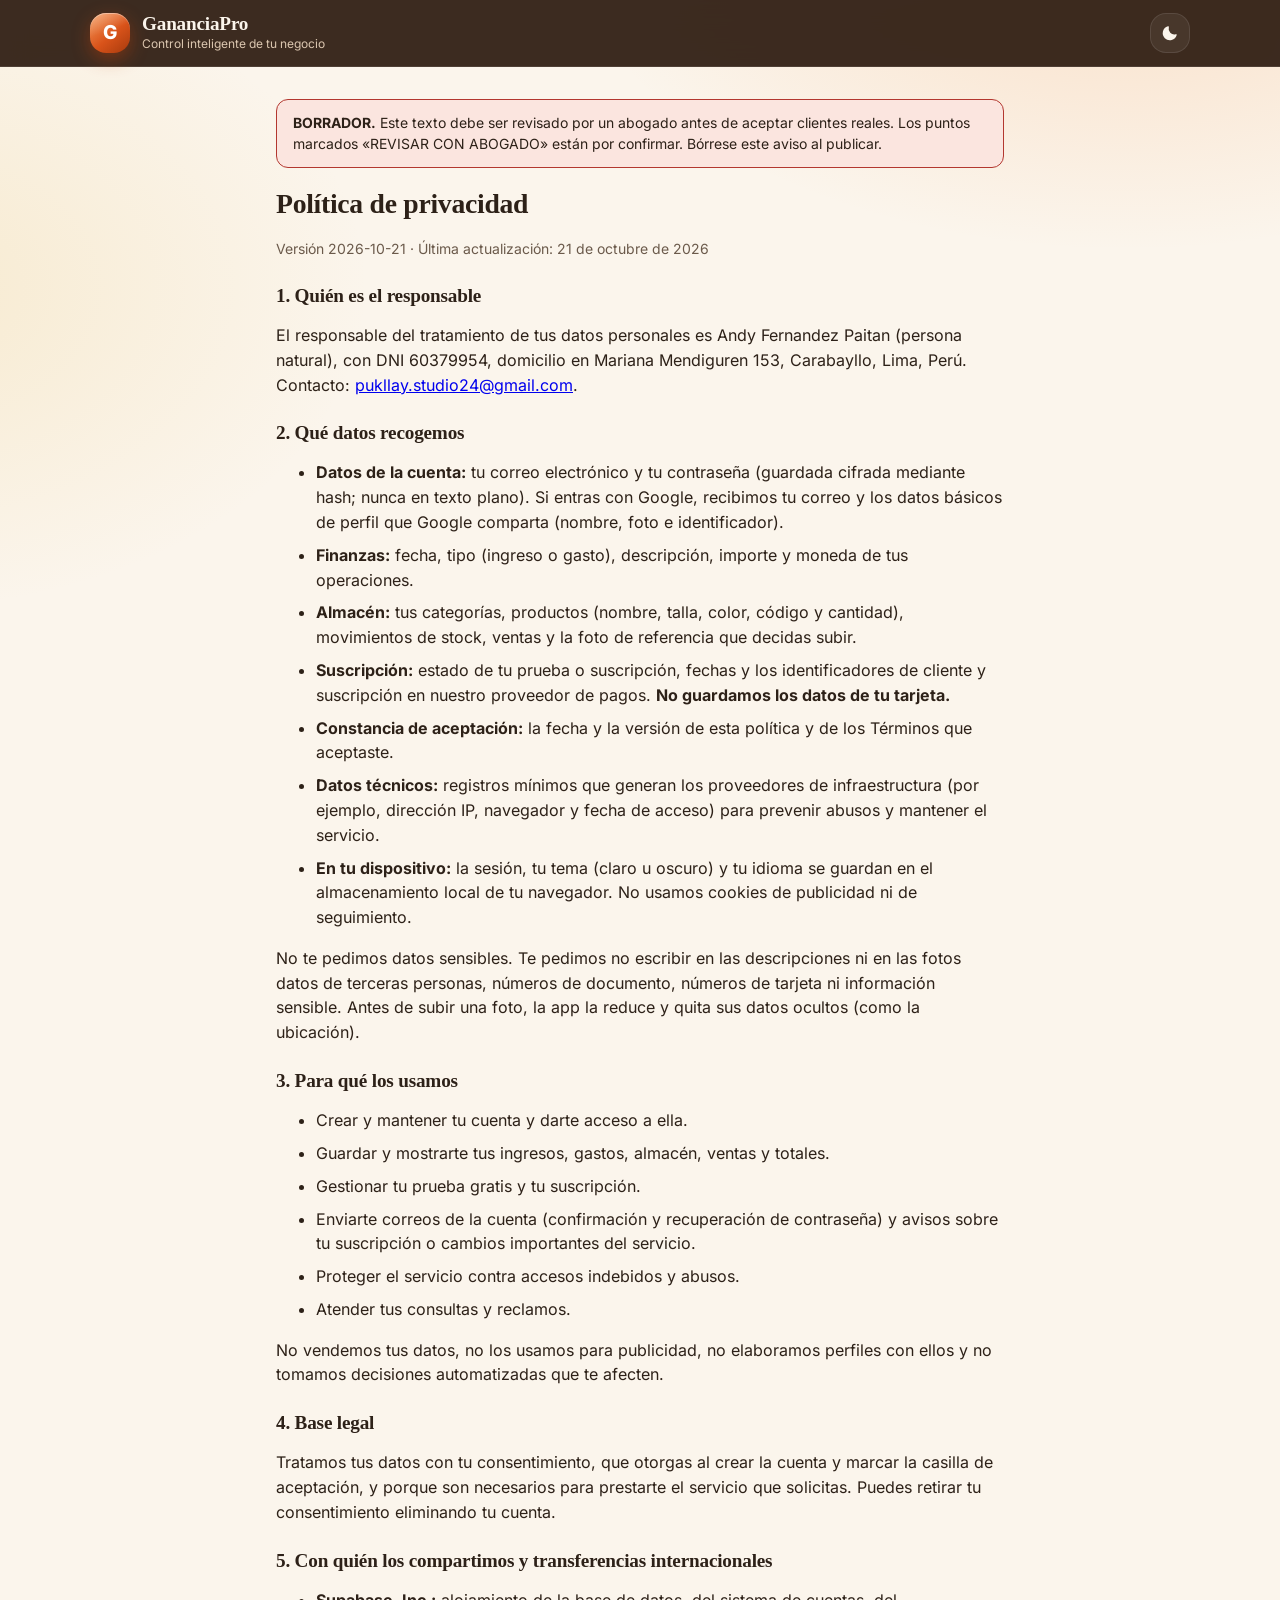
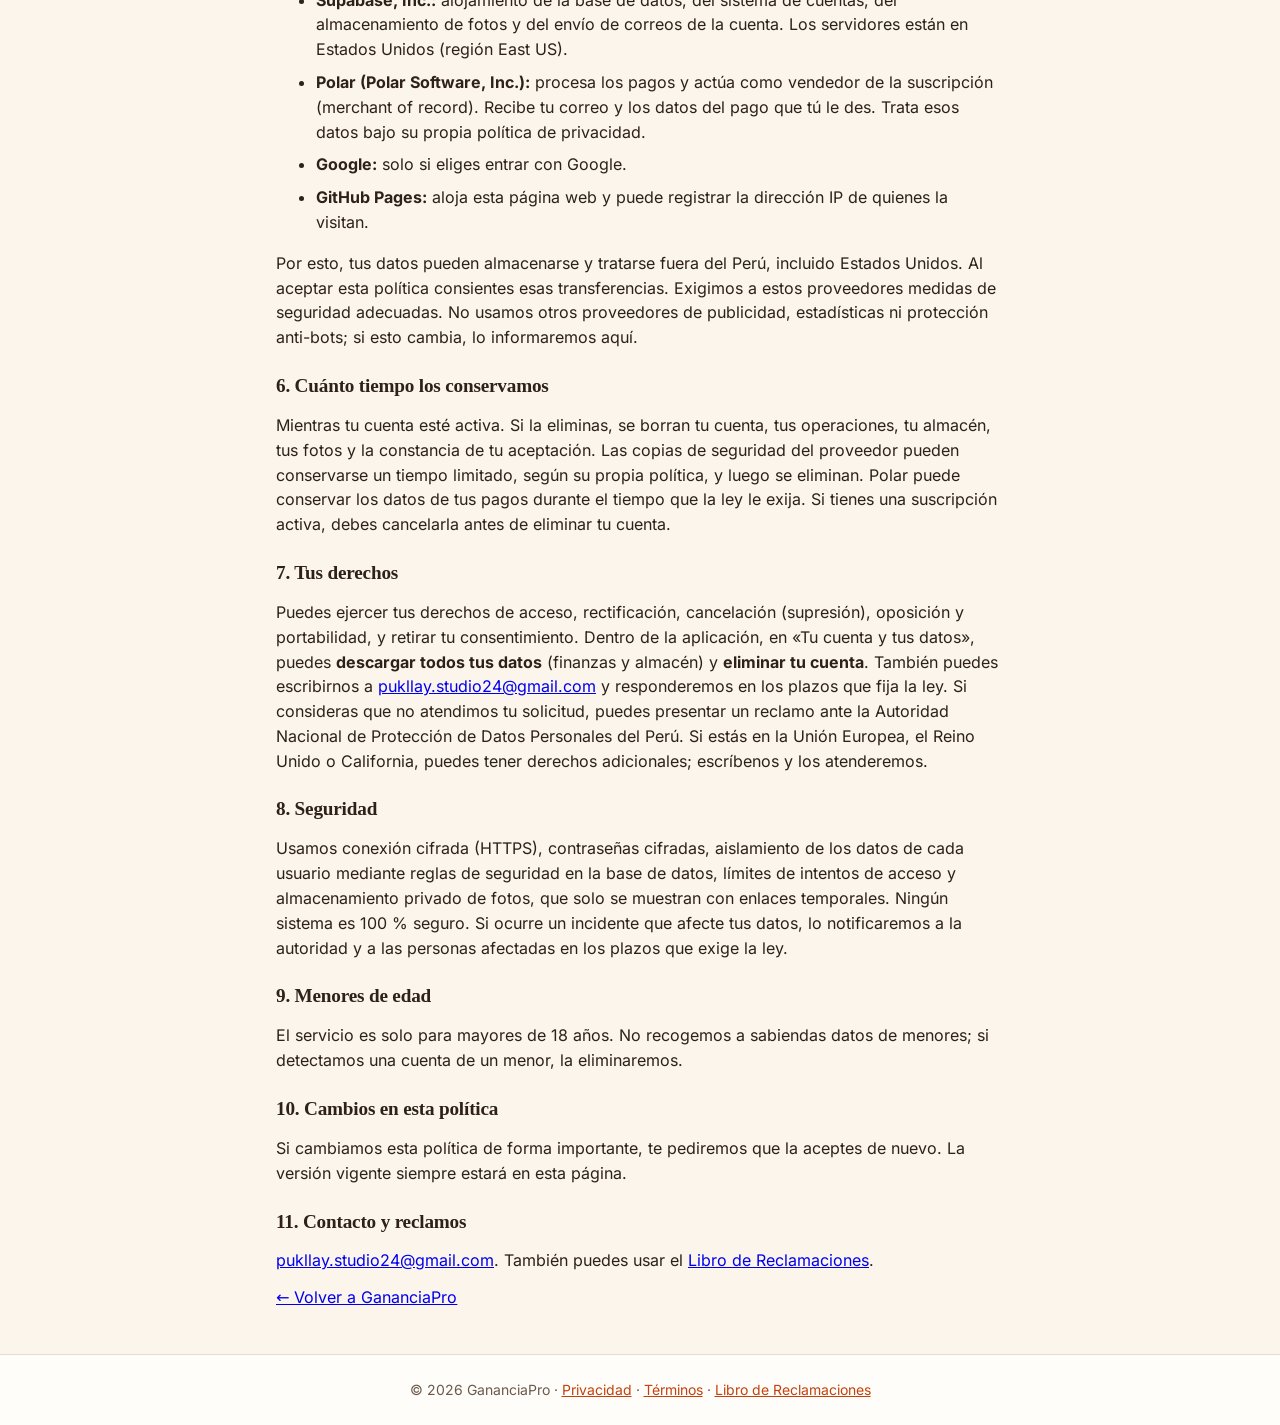
<file: privacidad.html>
<!DOCTYPE html>
<html lang="es">
<head>
    <meta charset="UTF-8">
    <link rel="icon" href="favicon.svg" type="image/svg+xml">
    <meta http-equiv="Content-Security-Policy" content="default-src 'self'; script-src 'self'; style-src 'self' 'unsafe-inline'; img-src 'self' data: blob: https://ckipjthrubmhvwphkhyf.supabase.co; font-src 'self'; connect-src 'self' https://ckipjthrubmhvwphkhyf.supabase.co; object-src 'none'; base-uri 'self'; form-action 'self'; frame-src 'none'">
    <meta name="referrer" content="strict-origin-when-cross-origin">
    <meta name="viewport" content="width=device-width, initial-scale=1, viewport-fit=cover">
    <meta name="theme-color" content="#0b1020">
    <meta name="color-scheme" content="light dark">
    <title>Política de privacidad | GananciaPro</title>
    <link rel="stylesheet" href="css/styles.css">
    <script src="js/tema.js"></script>
</head>
<body>
    <header class="encabezado">
        <div class="marca">
            <div class="logo">G</div>
            <div>
                <h1>GananciaPro</h1>
                <p>Control inteligente de tu negocio</p>
            </div>
        </div>
        <button id="btnTema" class="btn-tema" type="button" aria-label="Cambiar entre modo claro y oscuro">&#9790;</button>
    </header>

    <main class="legal">
        <p class="borrador"><strong>BORRADOR.</strong> Este texto debe ser revisado por un abogado antes de aceptar clientes reales. Los puntos marcados «REVISAR CON ABOGADO» están por confirmar. Bórrese este aviso al publicar.</p>
        <h1>Política de privacidad</h1>
        <p class="nota">Versión 2026-10-21 · Última actualización: 21 de octubre de 2026</p>

        <h2>1. Quién es el responsable</h2>
        <p>El responsable del tratamiento de tus datos personales es Andy Fernandez Paitan (persona natural), con DNI 60379954, domicilio en Mariana Mendiguren 153, Carabayllo, Lima, Perú. Contacto: <a href="mailto:pukllay.studio24@gmail.com">pukllay.studio24@gmail.com</a>.</p>

        <h2>2. Qué datos recogemos</h2>
        <ul>
            <li><strong>Datos de la cuenta:</strong> tu correo electrónico y tu contraseña (guardada cifrada mediante hash; nunca en texto plano). Si entras con Google, recibimos tu correo y los datos básicos de perfil que Google comparta (nombre, foto e identificador).</li>
            <li><strong>Finanzas:</strong> fecha, tipo (ingreso o gasto), descripción, importe y moneda de tus operaciones.</li>
            <li><strong>Almacén:</strong> tus categorías, productos (nombre, talla, color, código y cantidad), movimientos de stock, ventas y la foto de referencia que decidas subir.</li>
            <li><strong>Suscripción:</strong> estado de tu prueba o suscripción, fechas y los identificadores de cliente y suscripción en nuestro proveedor de pagos. <strong>No guardamos los datos de tu tarjeta.</strong></li>
            <li><strong>Constancia de aceptación:</strong> la fecha y la versión de esta política y de los Términos que aceptaste.</li>
            <li><strong>Datos técnicos:</strong> registros mínimos que generan los proveedores de infraestructura (por ejemplo, dirección IP, navegador y fecha de acceso) para prevenir abusos y mantener el servicio.</li>
            <li><strong>En tu dispositivo:</strong> la sesión, tu tema (claro u oscuro) y tu idioma se guardan en el almacenamiento local de tu navegador. No usamos cookies de publicidad ni de seguimiento.</li>
        </ul>
        <p>No te pedimos datos sensibles. Te pedimos no escribir en las descripciones ni en las fotos datos de terceras personas, números de documento, números de tarjeta ni información sensible. Antes de subir una foto, la app la reduce y quita sus datos ocultos (como la ubicación).</p>

        <h2>3. Para qué los usamos</h2>
        <ul>
            <li>Crear y mantener tu cuenta y darte acceso a ella.</li>
            <li>Guardar y mostrarte tus ingresos, gastos, almacén, ventas y totales.</li>
            <li>Gestionar tu prueba gratis y tu suscripción.</li>
            <li>Enviarte correos de la cuenta (confirmación y recuperación de contraseña) y avisos sobre tu suscripción o cambios importantes del servicio.</li>
            <li>Proteger el servicio contra accesos indebidos y abusos.</li>
            <li>Atender tus consultas y reclamos.</li>
        </ul>
        <p>No vendemos tus datos, no los usamos para publicidad, no elaboramos perfiles con ellos y no tomamos decisiones automatizadas que te afecten.</p>

        <h2>4. Base legal</h2>
        <p>Tratamos tus datos con tu consentimiento, que otorgas al crear la cuenta y marcar la casilla de aceptación, y porque son necesarios para prestarte el servicio que solicitas. Puedes retirar tu consentimiento eliminando tu cuenta.</p>

        <h2>5. Con quién los compartimos y transferencias internacionales</h2>
        <ul>
            <li><strong>Supabase, Inc.:</strong> alojamiento de la base de datos, del sistema de cuentas, del almacenamiento de fotos y del envío de correos de la cuenta. Los servidores están en Estados Unidos (región East US).</li>
            <li><strong>Polar (Polar Software, Inc.):</strong> procesa los pagos y actúa como vendedor de la suscripción (merchant of record). Recibe tu correo y los datos del pago que tú le des. Trata esos datos bajo su propia política de privacidad.</li>
            <li><strong>Google:</strong> solo si eliges entrar con Google.</li>
            <li><strong>GitHub Pages:</strong> aloja esta página web y puede registrar la dirección IP de quienes la visitan.</li>
        </ul>
        <p>Por esto, tus datos pueden almacenarse y tratarse fuera del Perú, incluido Estados Unidos. Al aceptar esta política consientes esas transferencias. Exigimos a estos proveedores medidas de seguridad adecuadas. No usamos otros proveedores de publicidad, estadísticas ni protección anti-bots; si esto cambia, lo informaremos aquí.</p>

        <h2>6. Cuánto tiempo los conservamos</h2>
        <p>Mientras tu cuenta esté activa. Si la eliminas, se borran tu cuenta, tus operaciones, tu almacén, tus fotos y la constancia de tu aceptación. Las copias de seguridad del proveedor pueden conservarse un tiempo limitado, según su propia política, y luego se eliminan. Polar puede conservar los datos de tus pagos durante el tiempo que la ley le exija. Si tienes una suscripción activa, debes cancelarla antes de eliminar tu cuenta.</p>

        <h2>7. Tus derechos</h2>
        <p>Puedes ejercer tus derechos de acceso, rectificación, cancelación (supresión), oposición y portabilidad, y retirar tu consentimiento. Dentro de la aplicación, en «Tu cuenta y tus datos», puedes <strong>descargar todos tus datos</strong> (finanzas y almacén) y <strong>eliminar tu cuenta</strong>. También puedes escribirnos a <a href="mailto:pukllay.studio24@gmail.com">pukllay.studio24@gmail.com</a> y responderemos en los plazos que fija la ley. Si consideras que no atendimos tu solicitud, puedes presentar un reclamo ante la Autoridad Nacional de Protección de Datos Personales del Perú. Si estás en la Unión Europea, el Reino Unido o California, puedes tener derechos adicionales; escríbenos y los atenderemos.</p>

        <h2>8. Seguridad</h2>
        <p>Usamos conexión cifrada (HTTPS), contraseñas cifradas, aislamiento de los datos de cada usuario mediante reglas de seguridad en la base de datos, límites de intentos de acceso y almacenamiento privado de fotos, que solo se muestran con enlaces temporales. Ningún sistema es 100 % seguro. Si ocurre un incidente que afecte tus datos, lo notificaremos a la autoridad y a las personas afectadas en los plazos que exige la ley.</p>

        <h2>9. Menores de edad</h2>
        <p>El servicio es solo para mayores de 18 años. No recogemos a sabiendas datos de menores; si detectamos una cuenta de un menor, la eliminaremos.</p>

        <h2>10. Cambios en esta política</h2>
        <p>Si cambiamos esta política de forma importante, te pediremos que la aceptes de nuevo. La versión vigente siempre estará en esta página.</p>

        <h2>11. Contacto y reclamos</h2>
        <p><a href="mailto:pukllay.studio24@gmail.com">pukllay.studio24@gmail.com</a>. También puedes usar el <a href="reclamaciones.html">Libro de Reclamaciones</a>.</p>

        <p><a href="index.html">&larr; Volver a GananciaPro</a></p>
    </main>

    <footer>
        <p>&copy; 2026 GananciaPro &middot; <a href="privacidad.html">Privacidad</a> &middot; <a href="terminos.html">T&eacute;rminos</a> &middot; <a href="reclamaciones.html">Libro de Reclamaciones</a></p>
    </footer>
</body>
</html>
</file>
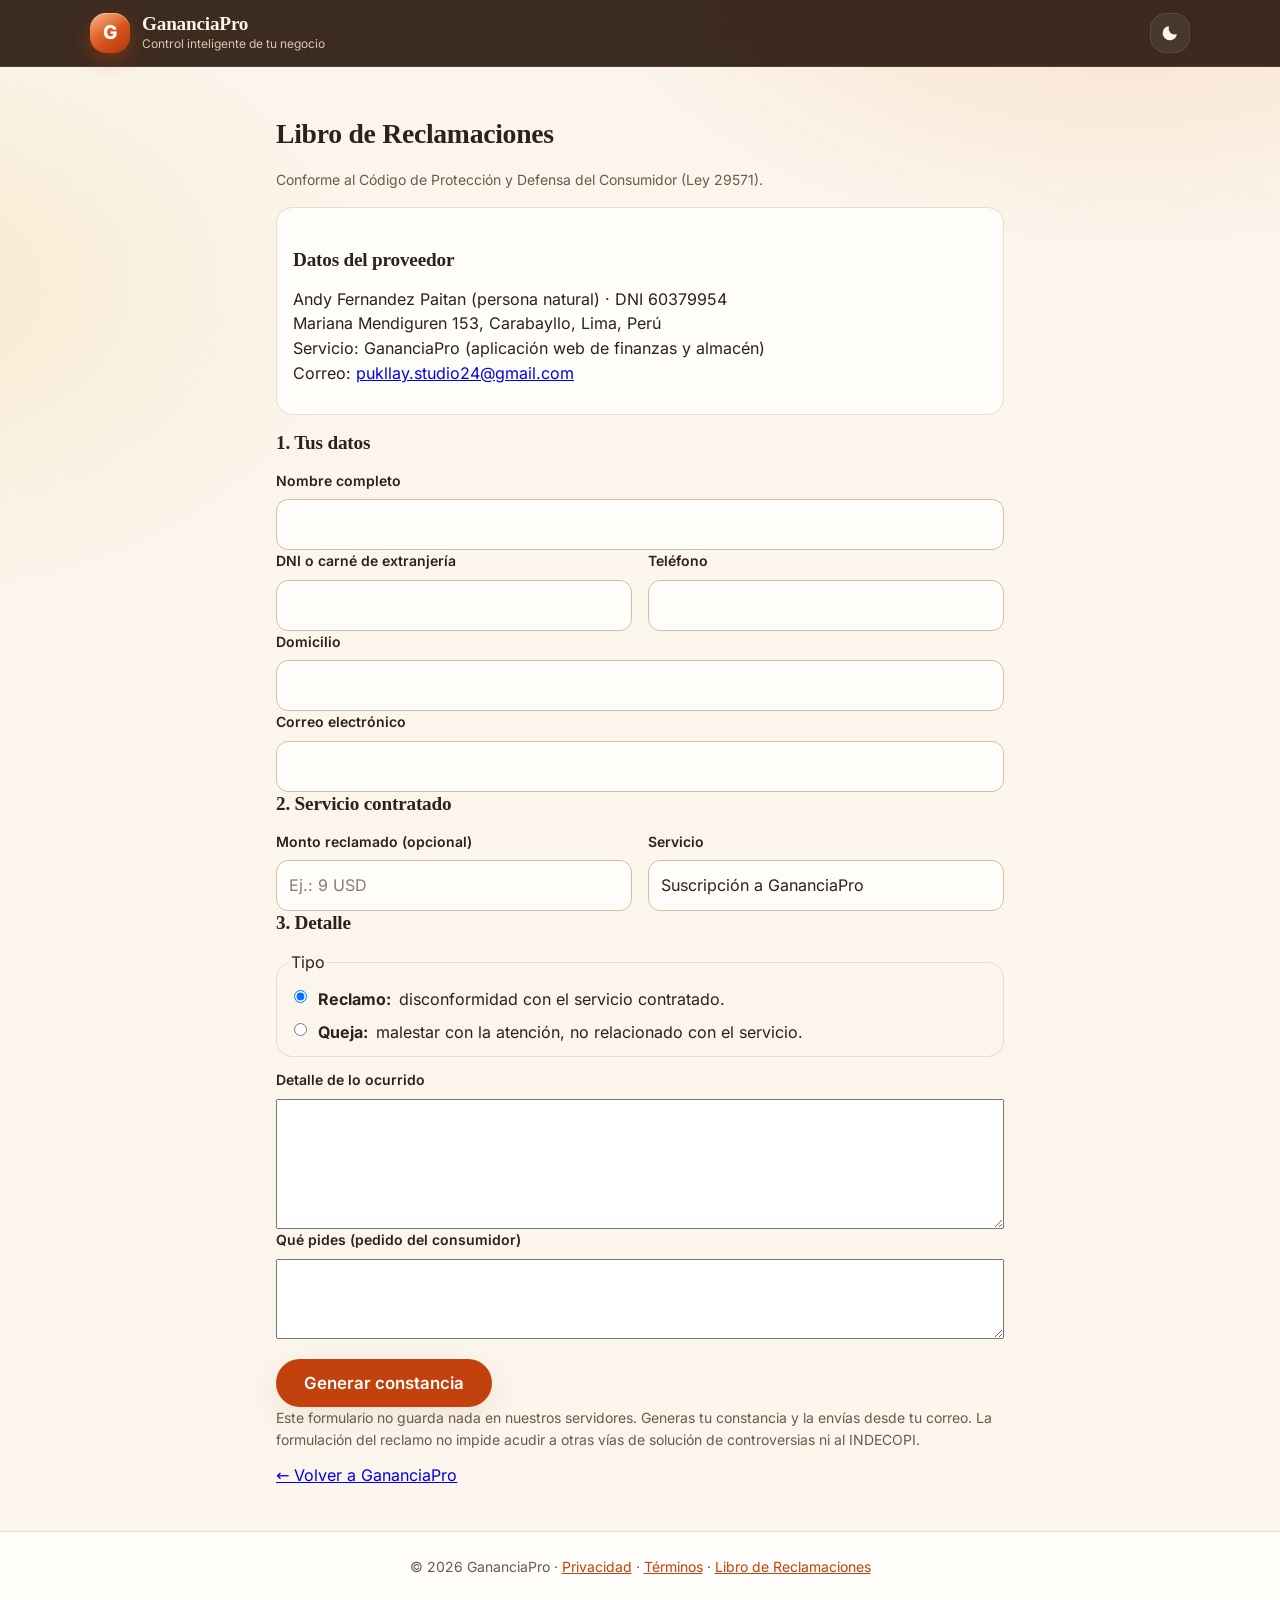
<file: reclamaciones.html>
<!DOCTYPE html>
<html lang="es">
<head>
    <meta charset="UTF-8">
    <link rel="icon" href="favicon.svg" type="image/svg+xml">
    <meta http-equiv="Content-Security-Policy" content="default-src 'self'; script-src 'self'; style-src 'self' 'unsafe-inline'; img-src 'self' data: blob: https://ckipjthrubmhvwphkhyf.supabase.co; font-src 'self'; connect-src 'self' https://ckipjthrubmhvwphkhyf.supabase.co; object-src 'none'; base-uri 'self'; form-action 'self'; frame-src 'none'">
    <meta name="referrer" content="strict-origin-when-cross-origin">
    <meta name="viewport" content="width=device-width, initial-scale=1, viewport-fit=cover">
    <meta name="theme-color" content="#0b1020">
    <meta name="color-scheme" content="light dark">
    <title>Libro de Reclamaciones | GananciaPro</title>
    <link rel="stylesheet" href="css/styles.css">
    <script src="js/tema.js"></script>
</head>
<body>
    <header class="encabezado">
        <div class="marca">
            <div class="logo">G</div>
            <div>
                <h1>GananciaPro</h1>
                <p>Control inteligente de tu negocio</p>
            </div>
        </div>
        <button id="btnTema" class="btn-tema" type="button" aria-label="Cambiar entre modo claro y oscuro">&#9790;</button>
    </header>

    <main class="legal">
        <h1>Libro de Reclamaciones</h1>
        <p class="nota">Conforme al Código de Protección y Defensa del Consumidor (Ley 29571).</p>

        <section class="rec-proveedor" aria-labelledby="recProv">
            <h2 id="recProv">Datos del proveedor</h2>
            <p>Andy Fernandez Paitan (persona natural) · DNI 60379954<br>Mariana Mendiguren 153, Carabayllo, Lima, Perú<br>Servicio: GananciaPro (aplicación web de finanzas y almacén)<br>Correo: <a href="mailto:pukllay.studio24@gmail.com">pukllay.studio24@gmail.com</a></p>
        </section>

        <form id="formReclamo" class="rec-form" novalidate autocomplete="on">
            <h2>1. Tus datos</h2>
            <div class="campo"><label for="recNombre">Nombre completo</label><input id="recNombre" name="nombre" type="text" maxlength="120" required autocomplete="name"></div>
            <div class="campo-doble">
                <div class="campo"><label for="recDoc">DNI o carné de extranjería</label><input id="recDoc" name="doc" type="text" maxlength="12" inputmode="numeric" required></div>
                <div class="campo"><label for="recTel">Teléfono</label><input id="recTel" name="tel" type="tel" maxlength="20" autocomplete="tel"></div>
            </div>
            <div class="campo"><label for="recDom">Domicilio</label><input id="recDom" name="dom" type="text" maxlength="160" required autocomplete="street-address"></div>
            <div class="campo"><label for="recCorreo">Correo electrónico</label><input id="recCorreo" name="correo" type="email" maxlength="120" required autocomplete="email"></div>

            <h2>2. Servicio contratado</h2>
            <div class="campo-doble">
                <div class="campo"><label for="recMonto">Monto reclamado (opcional)</label><input id="recMonto" name="monto" type="text" maxlength="30" placeholder="Ej.: 9 USD"></div>
                <div class="campo"><label for="recServicio">Servicio</label><input id="recServicio" name="servicio" type="text" maxlength="80" value="Suscripción a GananciaPro" required></div>
            </div>

            <h2>3. Detalle</h2>
            <fieldset class="rec-tipo">
                <legend>Tipo</legend>
                <label><input type="radio" name="tipo" value="Reclamo" checked> <strong>Reclamo:</strong> disconformidad con el servicio contratado.</label>
                <label><input type="radio" name="tipo" value="Queja"> <strong>Queja:</strong> malestar con la atención, no relacionado con el servicio.</label>
            </fieldset>
            <div class="campo"><label for="recDetalle">Detalle de lo ocurrido</label><textarea id="recDetalle" name="detalle" rows="5" maxlength="1500" required></textarea></div>
            <div class="campo"><label for="recPedido">Qué pides (pedido del consumidor)</label><textarea id="recPedido" name="pedido" rows="3" maxlength="800" required></textarea></div>

            <p id="recMensaje" class="mensaje" role="alert" aria-live="polite"></p>
            <button type="submit" class="btn-cta">Generar constancia</button>
            <p class="nota">Este formulario no guarda nada en nuestros servidores. Generas tu constancia y la envías desde tu correo. La formulación del reclamo no impide acudir a otras vías de solución de controversias ni al INDECOPI.</p>
        </form>

        <section id="recConstancia" class="rec-constancia" hidden aria-labelledby="recConsTit">
            <h2 id="recConsTit">Constancia de reclamación</h2>
            <dl id="recDatos"></dl>
            <p>El proveedor responderá dentro del plazo que establece la ley. Las acciones adoptadas por el proveedor se informarán en la respuesta.</p>
            <div class="rec-acciones">
                <a id="recEnviar" class="btn-cta" href="#">Enviar por correo</a>
                <button type="button" id="recImprimir" class="btn-secundario">Imprimir o guardar PDF</button>
                <button type="button" id="recNuevo" class="btn-secundario">Nuevo reclamo</button>
            </div>
        </section>

        <p><a href="index.html">&larr; Volver a GananciaPro</a></p>
    </main>

    <script src="js/reclamaciones.js"></script>

    <footer>
        <p>&copy; 2026 GananciaPro &middot; <a href="privacidad.html">Privacidad</a> &middot; <a href="terminos.html">T&eacute;rminos</a> &middot; <a href="reclamaciones.html">Libro de Reclamaciones</a></p>
    </footer>
</body>
</html>
</file>
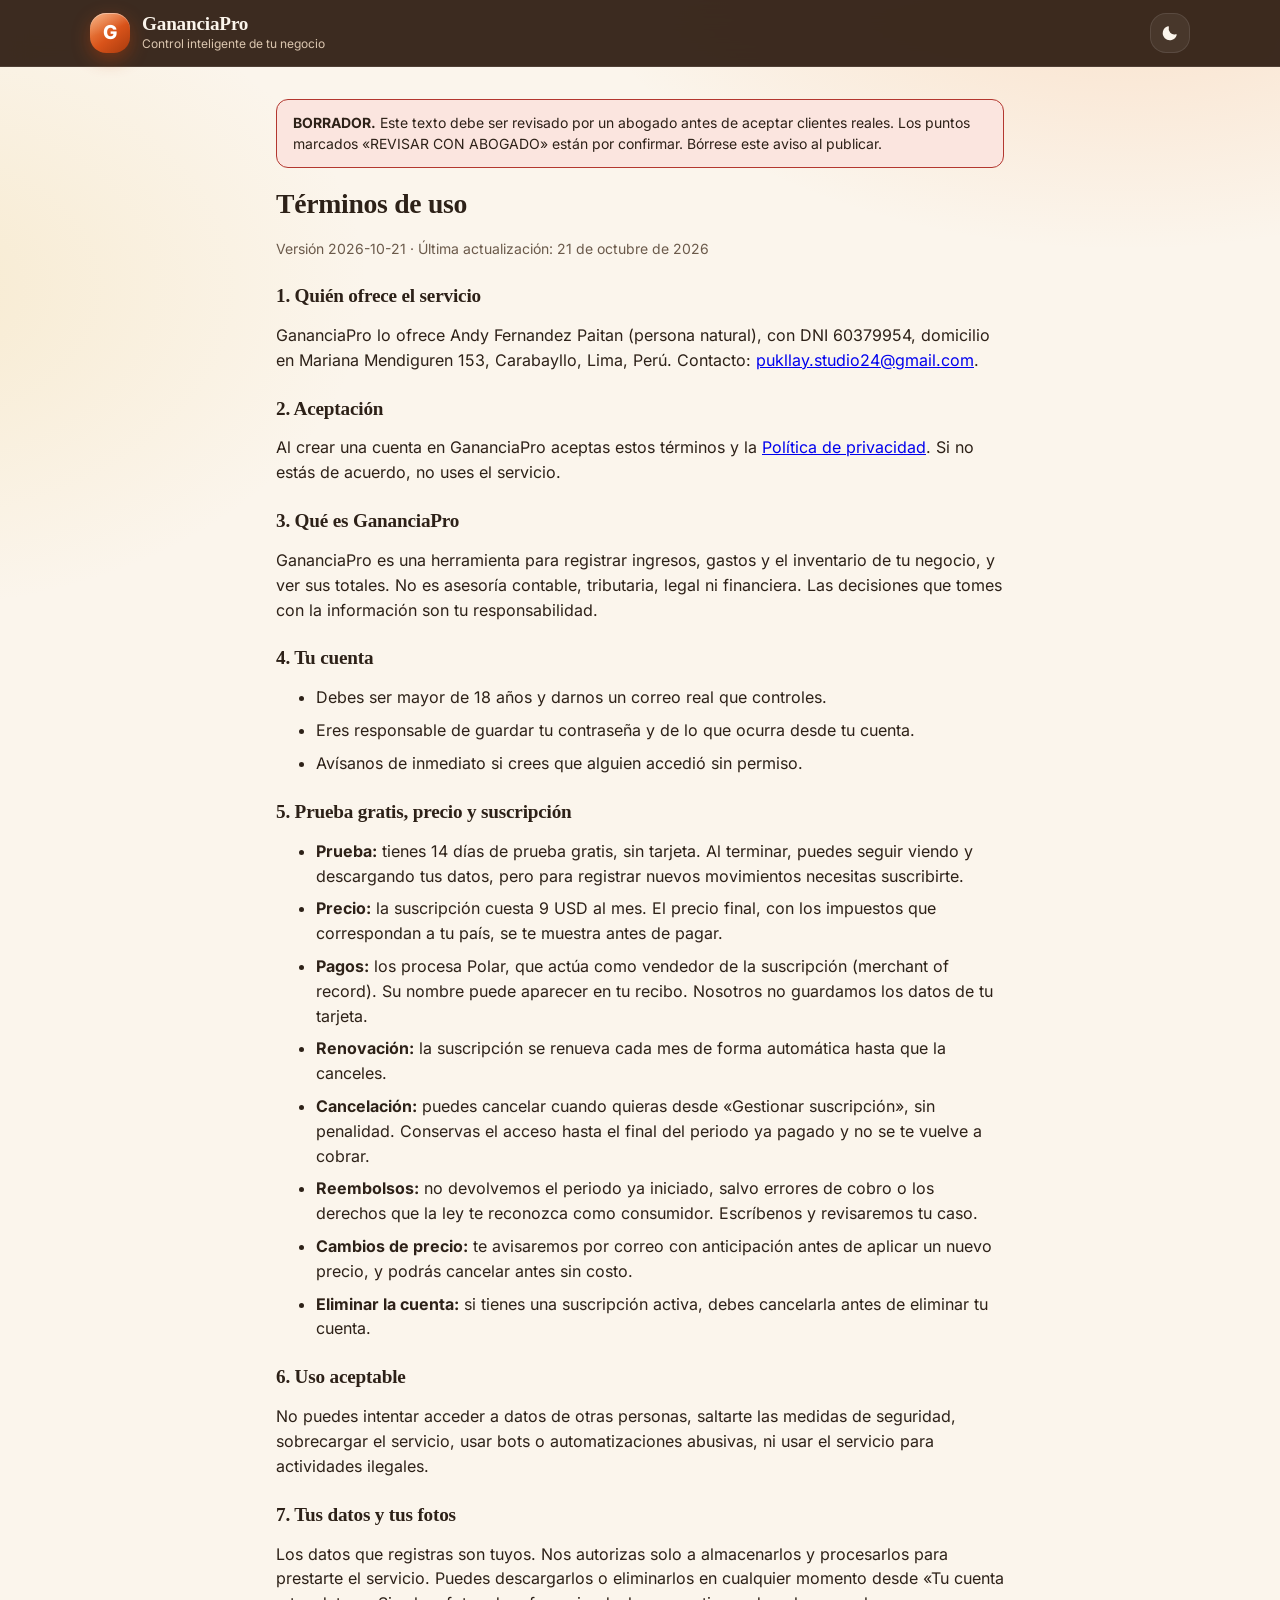
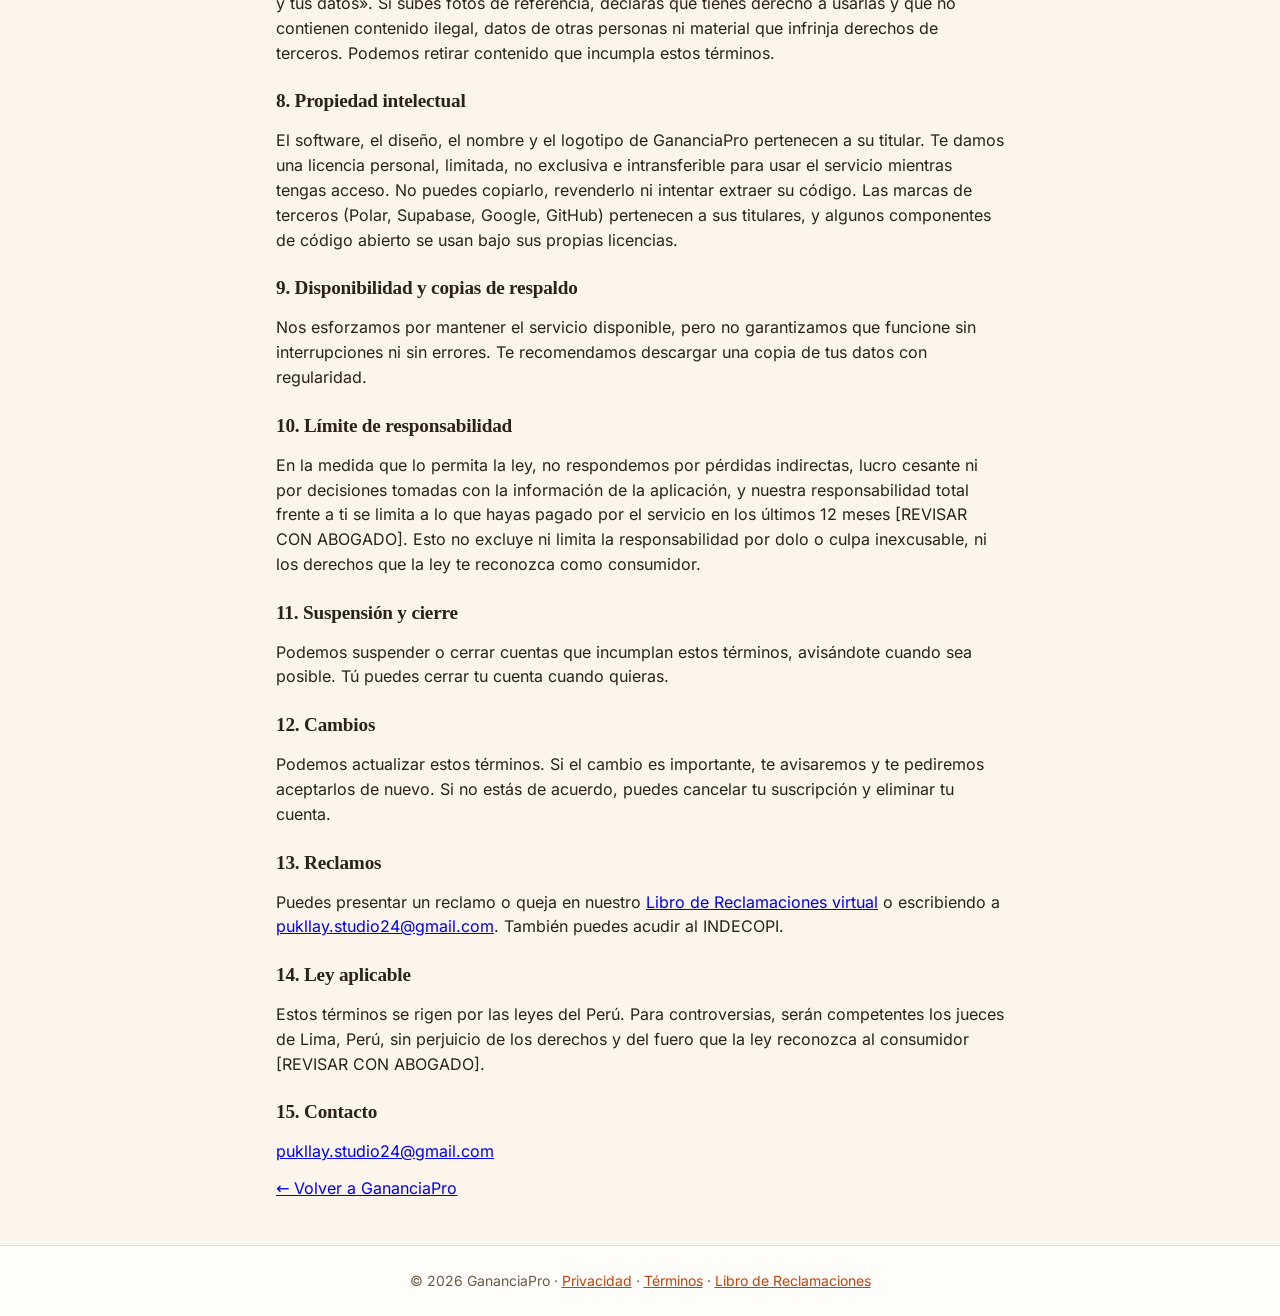
<file: terminos.html>
<!DOCTYPE html>
<html lang="es">
<head>
    <meta charset="UTF-8">
    <link rel="icon" href="favicon.svg" type="image/svg+xml">
    <meta http-equiv="Content-Security-Policy" content="default-src 'self'; script-src 'self'; style-src 'self' 'unsafe-inline'; img-src 'self' data: blob: https://ckipjthrubmhvwphkhyf.supabase.co; font-src 'self'; connect-src 'self' https://ckipjthrubmhvwphkhyf.supabase.co; object-src 'none'; base-uri 'self'; form-action 'self'; frame-src 'none'">
    <meta name="referrer" content="strict-origin-when-cross-origin">
    <meta name="viewport" content="width=device-width, initial-scale=1, viewport-fit=cover">
    <meta name="theme-color" content="#0b1020">
    <meta name="color-scheme" content="light dark">
    <title>Términos de uso | GananciaPro</title>
    <link rel="stylesheet" href="css/styles.css">
    <script src="js/tema.js"></script>
</head>
<body>
    <header class="encabezado">
        <div class="marca">
            <div class="logo">G</div>
            <div>
                <h1>GananciaPro</h1>
                <p>Control inteligente de tu negocio</p>
            </div>
        </div>
        <button id="btnTema" class="btn-tema" type="button" aria-label="Cambiar entre modo claro y oscuro">&#9790;</button>
    </header>

    <main class="legal">
        <p class="borrador"><strong>BORRADOR.</strong> Este texto debe ser revisado por un abogado antes de aceptar clientes reales. Los puntos marcados «REVISAR CON ABOGADO» están por confirmar. Bórrese este aviso al publicar.</p>
        <h1>Términos de uso</h1>
        <p class="nota">Versión 2026-10-21 · Última actualización: 21 de octubre de 2026</p>

        <h2>1. Quién ofrece el servicio</h2>
        <p>GananciaPro lo ofrece Andy Fernandez Paitan (persona natural), con DNI 60379954, domicilio en Mariana Mendiguren 153, Carabayllo, Lima, Perú. Contacto: <a href="mailto:pukllay.studio24@gmail.com">pukllay.studio24@gmail.com</a>.</p>

        <h2>2. Aceptación</h2>
        <p>Al crear una cuenta en GananciaPro aceptas estos términos y la <a href="privacidad.html">Política de privacidad</a>. Si no estás de acuerdo, no uses el servicio.</p>

        <h2>3. Qué es GananciaPro</h2>
        <p>GananciaPro es una herramienta para registrar ingresos, gastos y el inventario de tu negocio, y ver sus totales. No es asesoría contable, tributaria, legal ni financiera. Las decisiones que tomes con la información son tu responsabilidad.</p>

        <h2>4. Tu cuenta</h2>
        <ul>
            <li>Debes ser mayor de 18 años y darnos un correo real que controles.</li>
            <li>Eres responsable de guardar tu contraseña y de lo que ocurra desde tu cuenta.</li>
            <li>Avísanos de inmediato si crees que alguien accedió sin permiso.</li>
        </ul>

        <h2 id="suscripcion">5. Prueba gratis, precio y suscripción</h2>
        <ul>
            <li><strong>Prueba:</strong> tienes 14 días de prueba gratis, sin tarjeta. Al terminar, puedes seguir viendo y descargando tus datos, pero para registrar nuevos movimientos necesitas suscribirte.</li>
            <li><strong>Precio:</strong> la suscripción cuesta 9 USD al mes. El precio final, con los impuestos que correspondan a tu país, se te muestra antes de pagar.</li>
            <li><strong>Pagos:</strong> los procesa Polar, que actúa como vendedor de la suscripción (merchant of record). Su nombre puede aparecer en tu recibo. Nosotros no guardamos los datos de tu tarjeta.</li>
            <li><strong>Renovación:</strong> la suscripción se renueva cada mes de forma automática hasta que la canceles.</li>
            <li><strong>Cancelación:</strong> puedes cancelar cuando quieras desde «Gestionar suscripción», sin penalidad. Conservas el acceso hasta el final del periodo ya pagado y no se te vuelve a cobrar.</li>
            <li><strong>Reembolsos:</strong> no devolvemos el periodo ya iniciado, salvo errores de cobro o los derechos que la ley te reconozca como consumidor. Escríbenos y revisaremos tu caso.</li>
            <li><strong>Cambios de precio:</strong> te avisaremos por correo con anticipación antes de aplicar un nuevo precio, y podrás cancelar antes sin costo.</li>
            <li><strong>Eliminar la cuenta:</strong> si tienes una suscripción activa, debes cancelarla antes de eliminar tu cuenta.</li>
        </ul>

        <h2>6. Uso aceptable</h2>
        <p>No puedes intentar acceder a datos de otras personas, saltarte las medidas de seguridad, sobrecargar el servicio, usar bots o automatizaciones abusivas, ni usar el servicio para actividades ilegales.</p>

        <h2>7. Tus datos y tus fotos</h2>
        <p>Los datos que registras son tuyos. Nos autorizas solo a almacenarlos y procesarlos para prestarte el servicio. Puedes descargarlos o eliminarlos en cualquier momento desde «Tu cuenta y tus datos». Si subes fotos de referencia, declaras que tienes derecho a usarlas y que no contienen contenido ilegal, datos de otras personas ni material que infrinja derechos de terceros. Podemos retirar contenido que incumpla estos términos.</p>

        <h2>8. Propiedad intelectual</h2>
        <p>El software, el diseño, el nombre y el logotipo de GananciaPro pertenecen a su titular. Te damos una licencia personal, limitada, no exclusiva e intransferible para usar el servicio mientras tengas acceso. No puedes copiarlo, revenderlo ni intentar extraer su código. Las marcas de terceros (Polar, Supabase, Google, GitHub) pertenecen a sus titulares, y algunos componentes de código abierto se usan bajo sus propias licencias.</p>

        <h2>9. Disponibilidad y copias de respaldo</h2>
        <p>Nos esforzamos por mantener el servicio disponible, pero no garantizamos que funcione sin interrupciones ni sin errores. Te recomendamos descargar una copia de tus datos con regularidad.</p>

        <h2>10. Límite de responsabilidad</h2>
        <p>En la medida que lo permita la ley, no respondemos por pérdidas indirectas, lucro cesante ni por decisiones tomadas con la información de la aplicación, y nuestra responsabilidad total frente a ti se limita a lo que hayas pagado por el servicio en los últimos 12 meses [REVISAR CON ABOGADO]. Esto no excluye ni limita la responsabilidad por dolo o culpa inexcusable, ni los derechos que la ley te reconozca como consumidor.</p>

        <h2>11. Suspensión y cierre</h2>
        <p>Podemos suspender o cerrar cuentas que incumplan estos términos, avisándote cuando sea posible. Tú puedes cerrar tu cuenta cuando quieras.</p>

        <h2>12. Cambios</h2>
        <p>Podemos actualizar estos términos. Si el cambio es importante, te avisaremos y te pediremos aceptarlos de nuevo. Si no estás de acuerdo, puedes cancelar tu suscripción y eliminar tu cuenta.</p>

        <h2>13. Reclamos</h2>
        <p>Puedes presentar un reclamo o queja en nuestro <a href="reclamaciones.html">Libro de Reclamaciones virtual</a> o escribiendo a <a href="mailto:pukllay.studio24@gmail.com">pukllay.studio24@gmail.com</a>. También puedes acudir al INDECOPI.</p>

        <h2>14. Ley aplicable</h2>
        <p>Estos términos se rigen por las leyes del Perú. Para controversias, serán competentes los jueces de Lima, Perú, sin perjuicio de los derechos y del fuero que la ley reconozca al consumidor [REVISAR CON ABOGADO].</p>

        <h2>15. Contacto</h2>
        <p><a href="mailto:pukllay.studio24@gmail.com">pukllay.studio24@gmail.com</a></p>

        <p><a href="index.html">&larr; Volver a GananciaPro</a></p>
    </main>

    <footer>
        <p>&copy; 2026 GananciaPro &middot; <a href="privacidad.html">Privacidad</a> &middot; <a href="terminos.html">T&eacute;rminos</a> &middot; <a href="reclamaciones.html">Libro de Reclamaciones</a></p>
    </footer>
</body>
</html>
</file>
<file: css/styles.css>
/* ==========================================================================
   GananciaPro - Hoja de estilos principal
   Estructura: 1 Tokens · 2 Base · 3 Encabezado · 4 Componentes ·
               5 Secciones · 6 Historial · 7 Estados y animaciones · 8 Responsive
   ========================================================================== */

/* Fuente Inter: usa la instalada o css/fuentes/Inter-Variable.woff2 si existe.
   Si no hay ninguna, se usa la fuente del sistema (sin errores). */
@font-face {
    font-family: "Inter";
    src: local("Inter"), url("fuentes/Inter-Variable.woff2") format("woff2");
    font-weight: 100 900;
    font-display: swap;
}

/* ---------- 1. DESIGN TOKENS ---------- */
:root {
    color-scheme: light;

    /* Tipografía y escala modular (razón 1.2) */
    --font: "Inter", system-ui, -apple-system, "Segoe UI", Roboto, Arial, sans-serif;
    --fs-xs: 0.75rem;
    --fs-sm: 0.875rem;
    --fs-base: 1rem;
    --fs-md: 1.2rem;
    --fs-lg: 1.44rem;
    --fs-xl: 1.73rem;
    --fs-2xl: 2.07rem;

    /* Espaciado */
    --sp-1: 4px;
    --sp-2: 8px;
    --sp-3: 12px;
    --sp-4: 16px;
    --sp-6: 24px;
    --sp-8: 32px;

    /* Radios */
    --radio-sm: 8px;
    --radio: 12px;
    --radio-lg: 16px;

    /* Tiempos (en "reducir movimiento" pasan a 0) */
    --dur-fast: 120ms;
    --dur: 200ms;
    --dur-slow: 500ms;
    --ease: cubic-bezier(0.22, 0.61, 0.36, 1);

    /* Colores: neutros + un acento */
    --bg: #f5f6fa;
    --surface: #ffffff;
    --surface-2: #f8f9fc;
    --texto: #0f172a;
    --texto-suave: #556075;
    --borde: #e3e7ef;
    --borde-fuerte: #c9d0dd;
    --acento: #4f46e5;
    --acento-hover: #4338ca;
    --acento-texto: #ffffff;
    --anillo: rgba(79, 70, 229, 0.35);

    /* Colores semánticos (solo ingresos / gastos) */
    --ok: #0f7a55;
    --ok-fondo: #e6f6ef;
    --mal: #c62f2f;
    --mal-fondo: #fdeceb;

    /* Sombras */
    --sombra-sm: 0 1px 2px rgba(15, 23, 42, 0.06);
    --sombra: 0 1px 2px rgba(15, 23, 42, 0.04), 0 8px 24px rgba(15, 23, 42, 0.06);
    --sombra-lg: 0 2px 4px rgba(15, 23, 42, 0.05), 0 18px 40px rgba(15, 23, 42, 0.1);

    /* Encabezado (siempre oscuro) */
    --cab-fondo: rgba(11, 16, 32, 0.92);
    --cab-texto: #f1f4fb;
    --cab-suave: #a7b1c7;
    --cab-borde: rgba(255, 255, 255, 0.08);
}

/* Modo oscuro automático (si el sistema lo usa y no se eligió claro a mano) */
@media (prefers-color-scheme: dark) {
    :root:not([data-theme="light"]) {
        color-scheme: dark;
        --bg: #0a0f1d;
        --surface: #121a2b;
        --surface-2: #0f1626;
        --texto: #e8ecf5;
        --texto-suave: #9ba7bd;
        --borde: #222c42;
        --borde-fuerte: #34415c;
        --acento: #5a5ded;
        --acento-hover: #4a4ddc;
        --anillo: rgba(129, 140, 248, 0.45);
        --ok: #4ade9e;
        --ok-fondo: rgba(74, 222, 158, 0.12);
        --mal: #ff8f8f;
        --mal-fondo: rgba(255, 143, 143, 0.12);
        --sombra-sm: 0 1px 2px rgba(0, 0, 0, 0.4);
        --sombra: 0 1px 2px rgba(0, 0, 0, 0.35), 0 8px 24px rgba(0, 0, 0, 0.35);
        --sombra-lg: 0 2px 4px rgba(0, 0, 0, 0.4), 0 18px 40px rgba(0, 0, 0, 0.5);
    }
}

/* Modo oscuro elegido con el botón */
:root[data-theme="dark"] {
    color-scheme: dark;
    --bg: #0a0f1d;
    --surface: #121a2b;
    --surface-2: #0f1626;
    --texto: #e8ecf5;
    --texto-suave: #9ba7bd;
    --borde: #222c42;
    --borde-fuerte: #34415c;
    --acento: #5a5ded;
    --acento-hover: #4a4ddc;
    --anillo: rgba(129, 140, 248, 0.45);
    --ok: #4ade9e;
    --ok-fondo: rgba(74, 222, 158, 0.12);
    --mal: #ff8f8f;
    --mal-fondo: rgba(255, 143, 143, 0.12);
    --sombra-sm: 0 1px 2px rgba(0, 0, 0, 0.4);
    --sombra: 0 1px 2px rgba(0, 0, 0, 0.35), 0 8px 24px rgba(0, 0, 0, 0.35);
    --sombra-lg: 0 2px 4px rgba(0, 0, 0, 0.4), 0 18px 40px rgba(0, 0, 0, 0.5);
}

/* Reducir movimiento: todos los tiempos pasan a 0 */
@media (prefers-reduced-motion: reduce) {
    :root {
        --dur-fast: 0ms;
        --dur: 0ms;
        --dur-slow: 0ms;
    }
}

/* ---------- 2. BASE ---------- */
* {
    box-sizing: border-box;
}

html {
    scroll-behavior: smooth;
    -webkit-tap-highlight-color: transparent;
    -webkit-text-size-adjust: 100%;
}

button,
a,
[role="tab"] {
    touch-action: manipulation;
}

button {
    -webkit-user-select: none;
    user-select: none;
}

@media (prefers-reduced-motion: reduce) {
    html {
        scroll-behavior: auto;
    }
}

body {
    margin: 0;
    min-height: 100vh;
    min-height: 100dvh;
    display: flex;
    flex-direction: column;
    font-family: var(--font);
    font-size: var(--fs-base);
    line-height: 1.55;
    color: var(--texto);
    background: var(--bg);
    -webkit-font-smoothing: antialiased;
    text-rendering: optimizeLegibility;
}

h1,
h2,
h3 {
    line-height: 1.2;
    letter-spacing: -0.015em;
}

p {
    margin: 0 0 var(--sp-3);
}

:focus-visible {
    outline: 2px solid var(--acento);
    outline-offset: 2px;
}

/* ---------- 3. ENCABEZADO (fijo) ---------- */
.encabezado {
    position: sticky;
    top: 0;
    z-index: 50;
    display: flex;
    align-items: center;
    justify-content: space-between;
    gap: var(--sp-4);
    padding: calc(var(--sp-3) + env(safe-area-inset-top, 0px)) max(5%, calc((100% - 1100px) / 2)) var(--sp-3);
    color: var(--cab-texto);
    background: var(--cab-fondo);
    border-bottom: 1px solid var(--cab-borde);
    -webkit-backdrop-filter: saturate(160%) blur(12px);
    backdrop-filter: saturate(160%) blur(12px);
}

.marca {
    display: flex;
    align-items: center;
    gap: var(--sp-3);
}

.logo {
    width: 40px;
    height: 40px;
    display: grid;
    place-items: center;
    border-radius: var(--radio);
    background: linear-gradient(135deg, #6366f1, #4338ca);
    color: #ffffff;
    font-size: var(--fs-md);
    font-weight: 800;
    box-shadow: 0 4px 14px rgba(99, 102, 241, 0.45);
}

.marca h1,
.marca .marca-nombre {
    margin: 0;
    font-size: var(--fs-md);
    font-weight: 700;
}

.marca p {
    margin: 0;
    color: var(--cab-suave);
    font-size: var(--fs-xs);
}

/* ---------- 4. COMPONENTES ---------- */

/* Botones */
button {
    padding: var(--sp-3) var(--sp-6);
    margin-top: var(--sp-2);
    border: 1px solid transparent;
    border-radius: var(--radio-sm);
    background: var(--acento);
    color: var(--acento-texto);
    font: inherit;
    font-size: var(--fs-sm);
    font-weight: 600;
    cursor: pointer;
    box-shadow: var(--sombra-sm);
    transition: background var(--dur) var(--ease), transform var(--dur-fast) var(--ease),
        box-shadow var(--dur) var(--ease), border-color var(--dur) var(--ease);
}

@media (hover: hover) and (pointer: fine) {
    button:hover {
        background: var(--acento-hover);
        box-shadow: var(--sombra);
    }
}

button:active {
    transform: translateY(1px);
    box-shadow: none;
}

button:focus-visible {
    outline: 2px solid var(--acento);
    outline-offset: 3px;
    box-shadow: 0 0 0 4px var(--anillo);
}

button:disabled {
    opacity: 0.5;
    cursor: not-allowed;
    transform: none;
    box-shadow: none;
}

.btn-secundario,
#btnImportarCSV,
#btnExportarCSV {
    background: var(--surface);
    color: var(--texto);
    border-color: var(--borde-fuerte);
    box-shadow: none;
}

@media (hover: hover) and (pointer: fine) {
    .btn-secundario:hover,
    #btnImportarCSV:hover,
    #btnExportarCSV:hover {
        background: var(--surface-2);
        border-color: var(--acento);
        box-shadow: none;
    }
}

.btn-tema {
    width: 40px;
    height: 40px;
    margin: 0;
    padding: 0;
    display: grid;
    place-items: center;
    flex-shrink: 0;
    border: 1px solid var(--cab-borde);
    border-radius: var(--radio);
    background: rgba(255, 255, 255, 0.06);
    color: var(--cab-texto);
    font-size: var(--fs-md);
    box-shadow: none;
}

@media (hover: hover) and (pointer: fine) {
    .btn-tema:hover {
        background: rgba(255, 255, 255, 0.14);
        box-shadow: none;
    }
}

.btn-editar {
    margin: 0;
    padding: var(--sp-1) var(--sp-3);
    background: transparent;
    color: var(--texto-suave);
    border-color: transparent;
    font-size: var(--fs-xs);
    box-shadow: none;
}

.btn-eliminar {
    margin: 0;
    padding: var(--sp-1) var(--sp-3);
    background: transparent;
    color: var(--mal);
    border-color: var(--mal-fondo);
    font-size: var(--fs-xs);
    box-shadow: none;
}

@media (hover: hover) and (pointer: fine) {
    .btn-eliminar:hover {
        background: var(--mal-fondo);
        border-color: var(--mal);
        box-shadow: none;
    }
}

/* Campos de formulario */
.campo {
    display: flex;
    flex-direction: column;
    gap: var(--sp-2);
}

.campo label {
    font-size: var(--fs-sm);
    font-weight: 600;
}

.campo p {
    margin: 0;
    color: var(--texto-suave);
    font-size: var(--fs-xs);
}

.campo input,
.campo select {
    width: 100%;
    min-height: 46px;
    padding: var(--sp-3);
    border: 1px solid var(--borde-fuerte);
    border-radius: var(--radio-sm);
    background: var(--surface);
    color: var(--texto);
    font: inherit;
    transition: border-color var(--dur) var(--ease), box-shadow var(--dur) var(--ease);
}

.campo input::placeholder {
    color: var(--texto-suave);
    opacity: 0.8;
}

@media (hover: hover) and (pointer: fine) {
    .campo input:hover,
    .campo select:hover {
        border-color: var(--texto-suave);
    }
}

.campo input:focus,
.campo select:focus {
    outline: none;
    border-color: var(--acento);
    box-shadow: 0 0 0 4px var(--anillo);
}

/* Mensajes de estado */
#mensaje,
#mensajeOperacion,
#mensajeImportacion {
    margin: 0;
    color: var(--ok);
    font-size: var(--fs-sm);
    font-weight: 600;
}

.nota {
    color: var(--texto-suave);
    font-size: var(--fs-sm);
}

/* ---------- 5. SECCIONES ---------- */
.contenedor {
    width: min(1100px, 90%);
    margin: var(--sp-8) auto;
    flex: 1;
}

.bienvenida,
.operaciones,
.historial {
    border: 1px solid var(--borde);
    border-radius: var(--radio-lg);
    background: var(--surface);
    box-shadow: var(--sombra);
}

.bienvenida {
    padding: var(--sp-8) clamp(var(--sp-6), 4vw, 48px);
    background: linear-gradient(135deg, var(--surface) 0%, var(--surface-2) 100%);
}

.etiqueta {
    display: inline-block;
    margin-bottom: var(--sp-2);
    padding: var(--sp-1) var(--sp-3);
    border-radius: 999px;
    background: var(--ok-fondo);
    color: var(--ok);
    font-size: var(--fs-xs);
    font-weight: 700;
    letter-spacing: 0.08em;
}

.bienvenida h2 {
    margin: var(--sp-2) 0 var(--sp-3);
    font-size: clamp(var(--fs-xl), 4vw, var(--fs-2xl));
}

.bienvenida > p:not(.etiqueta) {
    max-width: 56ch;
    color: var(--texto-suave);
    font-size: var(--fs-md);
}

.operaciones {
    margin-top: var(--sp-6);
    padding: var(--sp-6);
}

.historial,
.gastos-fijos {
    margin-top: var(--sp-6);
    padding: var(--sp-6);
}

.operaciones h2,
.historial h2,
.resumen > h2 {
    margin: 0 0 var(--sp-2);
    font-size: var(--fs-lg);
}

.operaciones > p {
    color: var(--texto-suave);
}

#formOperacion {
    display: grid;
    grid-template-columns: repeat(2, minmax(0, 1fr));
    gap: var(--sp-4) var(--sp-6);
    margin-top: var(--sp-6);
}

#formOperacion > button {
    justify-self: start;
}

#formOperacion > button,
#mensajeOperacion,
#mensajeImportacion {
    grid-column: 1 / -1;
}

.operaciones > #btnExportarCSV {
    margin-top: var(--sp-4);
}

/* Resumen financiero */
.resumen {
    margin-top: var(--sp-8);
}

.tarjetas {
    display: grid;
    grid-template-columns: repeat(auto-fit, minmax(240px, 1fr));
    gap: var(--sp-4);
    margin-top: var(--sp-4);
}

.tarjeta {
    position: relative;
    overflow: hidden;
    container-type: inline-size;
    padding: var(--sp-6);
    border: 1px solid var(--borde);
    border-radius: var(--radio-lg);
    background: var(--surface);
    box-shadow: var(--sombra);
    transition: transform var(--dur) var(--ease), box-shadow var(--dur) var(--ease);
}

@media (hover: hover) and (pointer: fine) {
    .tarjeta:hover {
        transform: translateY(-3px);
        box-shadow: var(--sombra-lg);
    }
}

.tarjeta::before {
    content: "";
    position: absolute;
    inset: 0 0 auto 0;
    height: 3px;
    background: var(--acento);
}

.tarjeta-ingresos::before { background: var(--ok); }
.tarjeta-gastos::before { background: var(--mal); }

.tarjeta .icono {
    width: 40px;
    height: 40px;
    display: grid;
    place-items: center;
    margin-bottom: var(--sp-3);
    border-radius: var(--radio);
    background: var(--surface-2);
    color: var(--acento);
    font-size: var(--fs-md);
    font-weight: 700;
}

.tarjeta-ingresos .icono { background: var(--ok-fondo); color: var(--ok); }
.tarjeta-gastos .icono { background: var(--mal-fondo); color: var(--mal); }

.tarjeta p {
    margin: 0;
    color: var(--texto-suave);
    font-size: var(--fs-sm);
    font-weight: 500;
}

.tarjeta h3 {
    margin: var(--sp-2) 0;
    font-size: var(--fs-lg);
    font-size: clamp(1rem, 8.5cqi, var(--fs-xl));
    font-variant-numeric: tabular-nums;
}

/* Los montos no se parten: la letra se ajusta al ancho de la tarjeta */
.tarjeta h3 div {
    white-space: nowrap;
}

.tarjeta h3 div + div {
    margin-top: 2px;
    font-size: var(--fs-md);
    font-size: clamp(0.9rem, 6.5cqi, var(--fs-md));
}

.tarjeta-balance h3 .negativo {
    color: var(--mal);
}

.tarjeta-ingresos h3 { color: var(--ok); }
.tarjeta-gastos h3 { color: var(--mal); }

.tarjeta span {
    color: var(--texto-suave);
    font-size: var(--fs-xs);
}

/* ---------- 6. HISTORIAL ---------- */
.filtros {
    display: grid;
    grid-template-columns: 2fr repeat(4, 1fr) auto;
    gap: var(--sp-3);
    align-items: end;
    margin-top: var(--sp-4);
    padding: var(--sp-4);
    border: 1px solid var(--borde);
    border-radius: var(--radio);
    background: var(--surface-2);
}

.filtros button {
    margin: 0;
    min-height: 46px;
}

#contadorHistorial {
    margin: var(--sp-4) 0 0;
}

.lista-operaciones {
    display: block;
    padding: 0;
    margin: var(--sp-2) 0 0;
    list-style: none;
}

.lista-operaciones li {
    display: grid;
    grid-template-columns: minmax(0, 1fr) auto auto auto;
    align-items: center;
    gap: var(--sp-4);
    padding: var(--sp-3) var(--sp-3);
    border-bottom: 1px solid var(--borde);
    border-radius: var(--radio-sm);
    transition: background var(--dur-fast) var(--ease);
}

.lista-operaciones li:last-child {
    border-bottom: 0;
}

@media (hover: hover) and (pointer: fine) {
    .lista-operaciones li:hover {
        background: var(--surface-2);
    }
}

.lista-operaciones li.vacio {
    display: block;
    padding: var(--sp-8) var(--sp-3);
    text-align: center;
    color: var(--texto-suave);
}

.lista-operaciones .detalle {
    display: flex;
    align-items: flex-start;
    gap: var(--sp-3);
    min-width: 0;
    overflow-wrap: anywhere;
}

.etiqueta-tipo {
    flex-shrink: 0;
    margin-top: 1px;
    padding: 2px var(--sp-3);
    border-radius: 999px;
    font-size: var(--fs-xs);
    font-weight: 700;
}

.etiqueta-ingreso { background: var(--ok-fondo); color: var(--ok); }
.etiqueta-gasto { background: var(--mal-fondo); color: var(--mal); }

.lista-operaciones li.ver-mas {
    display: flex;
    justify-content: center;
    padding: var(--sp-4) var(--sp-3);
}

.lista-operaciones li.ver-mas button {
    margin: 0;
}

.lista-operaciones strong {
    text-align: right;
    font-variant-numeric: tabular-nums;
    white-space: nowrap;
}

.importe-ingreso { color: var(--ok); }
.importe-gasto { color: var(--mal); }

/* ---------- Pie ---------- */
footer {
    padding: var(--sp-6) var(--sp-6) calc(var(--sp-6) + env(safe-area-inset-bottom, 0px));
    text-align: center;
    color: var(--texto-suave);
    border-top: 1px solid var(--borde);
    background: var(--surface);
    font-size: var(--fs-sm);
}

footer p {
    margin: 0;
}

/* ---------- 7. ESTADOS Y ANIMACIONES ---------- */
.operaciones.plegada,
.bienvenida.oculta {
    display: none;
}

.bienvenida.saliendo {
    animation: salidaBienvenida var(--dur-slow) var(--ease) both;
    pointer-events: none;
}

.operaciones.abriendo {
    animation: entradaOperaciones calc(var(--dur-slow) * 1.4) var(--ease) both;
}

.bienvenida,
.tarjeta,
.historial {
    animation: aparecer var(--dur-slow) var(--ease) both;
}

.tarjeta:nth-child(2) { animation-delay: 80ms; }
.tarjeta:nth-child(3) { animation-delay: 160ms; }

@keyframes aparecer {
    from {
        opacity: 0;
        transform: translateY(12px);
    }
    to {
        opacity: 1;
        transform: none;
    }
}

@keyframes salidaBienvenida {
    to {
        opacity: 0;
        transform: translateY(-24px) scale(0.98);
    }
}

@keyframes entradaOperaciones {
    from {
        opacity: 0;
        transform: translateY(32px) scale(0.98);
    }
    to {
        opacity: 1;
        transform: none;
    }
}

/* ---------- 8. RESPONSIVE ---------- */
@media (max-width: 960px) {
    .filtros {
        grid-template-columns: repeat(2, minmax(0, 1fr));
    }

    .filtros .campo:first-child,
    .filtros button {
        grid-column: 1 / -1;
    }
}

@media (max-width: 640px) {
    .contenedor {
        width: 92%;
        margin: var(--sp-6) auto;
    }

    .marca p {
        display: none;
    }

    .bienvenida,
    .operaciones,
    .historial {
        padding: var(--sp-4);
    }

    .bienvenida {
        padding: var(--sp-6) var(--sp-4);
    }

    #formOperacion {
        grid-template-columns: 1fr;
    }

    .filtros {
        grid-template-columns: 1fr;
    }

    .lista-operaciones li {
        grid-template-columns: minmax(0, 1fr) auto auto;
    }

    .lista-operaciones .detalle {
        grid-column: 1 / -1;
        flex-wrap: wrap;
        gap: var(--sp-2);
    }

    .lista-operaciones li strong {
        text-align: left;
    }
}

/* ---------- 9. ACCESO Y CUENTA ---------- */

/* Qué se ve según el estado de la sesión (lo fija acceso.js en <body data-sesion>) */
body:not([data-sesion="si"]) .bienvenida,
body:not([data-sesion="si"]) .operaciones,
body:not([data-sesion="si"]) .resumen,
body:not([data-sesion="si"]) .historial,
body:not([data-sesion="si"]) .panel-cuenta,
body:not([data-sesion="si"]) #migracion,
body:not([data-sesion="no"]) .acceso,
body:not([data-sesion="consentimiento"]) #consentimiento,
body:not([data-sesion="cargando"]) #cargando {
    display: none;
}

.acceso {
    display: grid;
    place-items: center;
    min-height: 60vh;
}

.acceso-tarjeta {
    width: min(460px, 100%);
    padding: var(--sp-8) var(--sp-6);
    border: 1px solid var(--borde);
    border-radius: var(--radio-lg);
    background: var(--surface);
    box-shadow: var(--sombra-lg);
    animation: aparecer var(--dur-slow) var(--ease) both;
}

.acceso-tarjeta h2 {
    margin: 0 0 var(--sp-2);
    font-size: var(--fs-lg);
}

.acceso-pestanas {
    display: grid;
    grid-template-columns: 1fr 1fr;
    gap: var(--sp-1);
    margin: var(--sp-4) 0;
    padding: var(--sp-1);
    border: 1px solid var(--borde);
    border-radius: var(--radio);
    background: var(--surface-2);
}

.acceso-pestanas[hidden],
.acceso-form[hidden],
#migracion[hidden],
.cuenta[hidden] {
    display: none;
}

.acceso-pestanas button {
    margin: 0;
    border: 0;
    background: transparent;
    color: var(--texto-suave);
    box-shadow: none;
}

.acceso-pestanas button[aria-selected="true"] {
    background: var(--surface);
    color: var(--texto);
    box-shadow: var(--sombra-sm);
}

@media (hover: hover) and (pointer: fine) {
    .acceso-pestanas button:hover {
        background: var(--surface);
        color: var(--texto);
        box-shadow: var(--sombra-sm);
    }
}

.acceso-form {
    display: grid;
    gap: var(--sp-4);
}

.acceso-form button[type="submit"] {
    width: 100%;
    margin-top: var(--sp-2);
}

.btn-enlace {
    margin: 0;
    padding: 0;
    border: 0;
    background: none;
    color: var(--acento);
    font-weight: 600;
    text-decoration: underline;
    box-shadow: none;
}

@media (hover: hover) and (pointer: fine) {
    .btn-enlace:hover {
        background: none;
        box-shadow: none;
        color: var(--acento-hover);
    }
}

.campo-check {
    display: flex;
    gap: var(--sp-3);
    align-items: flex-start;
    font-size: var(--fs-sm);
    line-height: 1.45;
}

.campo-check input {
    flex-shrink: 0;
    width: 20px;
    height: 20px;
    margin-top: 2px;
    accent-color: var(--acento);
}

.campo-check a,
.panel-cuenta a,
footer a {
    color: var(--acento);
}

.mensaje-acceso {
    min-height: 1.4em;
    margin: var(--sp-4) 0 0;
    font-size: var(--fs-sm);
    font-weight: 600;
    color: var(--texto-suave);
}

.mensaje-acceso[data-tipo="error"] { color: var(--mal); }
.mensaje-acceso[data-tipo="ok"] { color: var(--ok); }

.aviso-tarjeta,
.panel-cuenta {
    margin-top: var(--sp-6);
    padding: var(--sp-6);
    border: 1px solid var(--borde);
    border-radius: var(--radio-lg);
    background: var(--surface);
    box-shadow: var(--sombra);
}

.aviso-tarjeta {
    border-left: 4px solid var(--acento);
}

.aviso-tarjeta h2,
.panel-cuenta h2 {
    margin: 0 0 var(--sp-2);
    font-size: var(--fs-lg);
}

.acciones {
    display: flex;
    flex-wrap: wrap;
    gap: var(--sp-3);
    margin-top: var(--sp-3);
}

.acciones button {
    margin: 0;
}

.btn-peligro {
    background: transparent;
    color: var(--mal);
    border-color: var(--mal);
    box-shadow: none;
}

@media (hover: hover) and (pointer: fine) {
    .btn-peligro:hover {
        background: var(--mal-fondo);
        box-shadow: none;
    }
}

/* Cuenta en el encabezado */
.cuenta {
    display: flex;
    align-items: center;
    gap: var(--sp-3);
    margin-left: auto;
}

.cuenta span {
    max-width: 24ch;
    overflow: hidden;
    text-overflow: ellipsis;
    white-space: nowrap;
    color: var(--cab-suave);
    font-size: var(--fs-sm);
}

.btn-salir {
    margin: 0;
    padding: var(--sp-2) var(--sp-3);
    border: 1px solid var(--cab-borde);
    background: rgba(255, 255, 255, 0.06);
    color: var(--cab-texto);
    font-size: var(--fs-xs);
    box-shadow: none;
}

@media (hover: hover) and (pointer: fine) {
    .btn-salir:hover {
        background: rgba(255, 255, 255, 0.14);
        box-shadow: none;
    }
}

/* Páginas legales */
.legal {
    max-width: 760px;
    margin: var(--sp-8) auto;
    padding: 0 var(--sp-4);
}

.legal h1 { font-size: var(--fs-xl); }
.legal h2 { margin-top: var(--sp-6); font-size: var(--fs-md); }
.legal li { margin-bottom: var(--sp-2); }

.borrador {
    padding: var(--sp-3) var(--sp-4);
    border: 1px solid var(--mal);
    border-radius: var(--radio-sm);
    background: var(--mal-fondo);
    color: var(--texto);
    font-size: var(--fs-sm);
}

@media (max-width: 640px) {
    .cuenta span {
        display: none;
    }
}

/* Entrar con Google */
.btn-google {
    width: 100%;
    display: flex;
    align-items: center;
    justify-content: center;
    gap: var(--sp-3);
    margin: var(--sp-4) 0 0;
    background: var(--surface);
    color: var(--texto);
    border-color: var(--borde-fuerte);
    box-shadow: none;
}

.icono-google {
    flex-shrink: 0;
}

.nota-google {
    margin: var(--sp-3) 0 0;
    font-size: var(--fs-xs);
}

.separador {
    display: flex;
    align-items: center;
    gap: var(--sp-3);
    margin: var(--sp-4) 0 0;
    color: var(--texto-suave);
    font-size: var(--fs-xs);
}

.separador::before,
.separador::after {
    content: "";
    flex: 1;
    height: 1px;
    background: var(--borde);
}

#bloqueGoogle[hidden] {
    display: none;
}

@media (hover: hover) and (pointer: fine) {
    .btn-google:hover {
        background: var(--surface-2);
        border-color: var(--acento);
        box-shadow: none;
    }
}

/* ---------- 10. NAVEGACIÓN Y ALMACÉN ---------- */
body:not([data-sesion="si"]) .nav-app,
body:not([data-sesion="si"]) .almacen,
body:not([data-vista="almacen"]) .almacen,
body[data-vista="almacen"] .bienvenida,
body[data-vista="almacen"] .operaciones,
body[data-vista="almacen"] .resumen,
body[data-vista="almacen"] .historial,
body[data-vista="almacen"] .gastos-fijos,
body[data-vista="almacen"] .panel-cuenta,
body[data-vista="almacen"] #migracion {
    display: none;
}

.nav-app {
    display: flex;
    gap: var(--sp-2);
    margin-bottom: var(--sp-6);
    border-bottom: 1px solid var(--borde);
}

.nav-app button {
    margin: 0 0 -1px;
    padding: var(--sp-3) var(--sp-4);
    border: 0;
    border-bottom: 2px solid transparent;
    border-radius: 0;
    background: transparent;
    color: var(--texto-suave);
    box-shadow: none;
}

.nav-app button[aria-selected="true"] {
    color: var(--texto);
    border-bottom-color: var(--acento);
}

@media (hover: hover) and (pointer: fine) {
    .nav-app button:hover {
        background: transparent;
        color: var(--texto);
        box-shadow: none;
    }
}

.almacen-cab {
    display: flex;
    flex-wrap: wrap;
    align-items: flex-end;
    justify-content: space-between;
    gap: var(--sp-4);
}

.almacen-cab h2 {
    margin: 0 0 var(--sp-1);
    font-size: var(--fs-lg);
}

.almacen-cab p {
    margin: 0;
}

.tarjetas-almacen {
    grid-template-columns: repeat(auto-fit, minmax(160px, 1fr));
}

.tarjetas-almacen h3 {
    font-size: var(--fs-xl);
}

.filtros-almacen {
    grid-template-columns: 2fr 1fr 1fr;
}

.lista-productos {
    margin: var(--sp-2) 0 0;
    padding: 0;
    list-style: none;
}

.lista-productos li {
    display: grid;
    grid-template-columns: minmax(0, 1fr) auto auto;
    align-items: center;
    gap: var(--sp-4);
    padding: var(--sp-3);
    border-bottom: 1px solid var(--borde);
    border-radius: var(--radio-sm);
}

.lista-productos li:last-child {
    border-bottom: 0;
}

.lista-productos li.inactivo {
    opacity: 0.6;
}

.lista-productos li.vacio {
    display: block;
    padding: var(--sp-8) var(--sp-3);
    text-align: center;
    color: var(--texto-suave);
}

.lista-productos li.ver-mas {
    display: flex;
    justify-content: center;
}

.prod-info {
    display: grid;
    gap: 2px;
    min-width: 0;
    overflow-wrap: anywhere;
}

.prod-info span {
    color: var(--texto-suave);
    font-size: var(--fs-sm);
}

.estado-stock {
    padding: 2px var(--sp-3);
    border-radius: 999px;
    border: 1px solid var(--borde);
    font-size: var(--fs-xs);
    font-weight: 700;
    font-variant-numeric: tabular-nums;
    white-space: nowrap;
}

.estado-ok { background: var(--ok-fondo); color: var(--ok); border-color: transparent; }
.estado-poco { background: var(--surface-2); color: var(--texto); }
.estado-agotado { background: var(--mal-fondo); color: var(--mal); border-color: transparent; }

.prod-acciones {
    display: flex;
    flex-wrap: wrap;
    justify-content: flex-end;
    gap: var(--sp-2);
}

.prod-acciones button,
.lista-productos li.ver-mas button {
    margin: 0;
}

.btn-chico {
    padding: var(--sp-1) var(--sp-3);
    font-size: var(--fs-xs);
}

dialog {
    width: min(520px, calc(100% - var(--sp-8)));
    padding: var(--sp-6);
    border: 1px solid var(--borde);
    border-radius: var(--radio-lg);
    background: var(--surface);
    color: var(--texto);
    box-shadow: var(--sombra-lg);
}

dialog::backdrop {
    background: rgba(10, 15, 29, 0.55);
}

dialog h2 {
    margin: 0;
    font-size: var(--fs-lg);
}

.campo-doble {
    display: grid;
    grid-template-columns: 1fr 1fr;
    gap: var(--sp-4);
}

@media (max-width: 640px) {
    .filtros-almacen,
    .campo-doble {
        grid-template-columns: 1fr;
    }

    .lista-productos li {
        grid-template-columns: minmax(0, 1fr) auto;
    }

    .prod-acciones {
        grid-column: 1 / -1;
        justify-content: flex-start;
    }
}

/* ---------- 11. HISTORIAL DE MOVIMIENTOS ---------- */
.almacen-hist {
    margin-top: var(--sp-8);
}

.almacen-hist h3 {
    margin: 0 0 var(--sp-2);
    font-size: var(--fs-md);
}

.filtros-hist {
    grid-template-columns: 1fr 1fr;
}

.lista-movimientos {
    margin: var(--sp-2) 0 0;
    padding: 0;
    list-style: none;
}

.lista-movimientos li {
    display: grid;
    grid-template-columns: minmax(0, 1fr) auto auto;
    align-items: center;
    gap: var(--sp-4);
    padding: var(--sp-3);
    border-bottom: 1px solid var(--borde);
}

.lista-movimientos li:last-child {
    border-bottom: 0;
}

.lista-movimientos li.vacio {
    display: block;
    padding: var(--sp-8) var(--sp-3);
    text-align: center;
    color: var(--texto-suave);
}

.lista-movimientos li.ver-mas {
    display: flex;
    justify-content: center;
}

.lista-movimientos li.ver-mas button {
    margin: 0;
}

.mov-info {
    display: grid;
    gap: 2px;
    min-width: 0;
    overflow-wrap: anywhere;
}

.mov-info span {
    color: var(--texto-suave);
    font-size: var(--fs-sm);
}

.mov-cantidad {
    font-weight: 700;
    font-variant-numeric: tabular-nums;
    white-space: nowrap;
}

.mov-suma { color: var(--ok); }
.mov-resta { color: var(--mal); }

.mov-saldo {
    color: var(--texto-suave);
    font-size: var(--fs-sm);
    font-variant-numeric: tabular-nums;
    white-space: nowrap;
}

@media (max-width: 640px) {
    .filtros-hist {
        grid-template-columns: 1fr;
    }

    .lista-movimientos li {
        grid-template-columns: minmax(0, 1fr) auto;
    }

    .mov-saldo {
        grid-column: 1 / -1;
    }
}

/* ---------- 12. COLORES POR SIGNIFICADO ---------- */
:root {
    --aviso: #92400e;
    --aviso-fondo: #fef3c7;
    --info: #3730a3;
    --info-fondo: #e0e7ff;
    --neutro-fondo: #eceff5;
}

@media (prefers-color-scheme: dark) {
    :root:not([data-theme="light"]) {
        --aviso: #fbbf24;
        --aviso-fondo: rgba(251, 191, 36, 0.14);
        --info: #a5b4fc;
        --info-fondo: rgba(129, 140, 248, 0.18);
        --neutro-fondo: rgba(148, 163, 184, 0.16);
    }
}

:root[data-theme="dark"] {
    --aviso: #fbbf24;
    --aviso-fondo: rgba(251, 191, 36, 0.14);
    --info: #a5b4fc;
    --info-fondo: rgba(129, 140, 248, 0.18);
    --neutro-fondo: rgba(148, 163, 184, 0.16);
}

/* Poco stock: ámbar (no es error, es aviso) */
.estado-poco { background: var(--aviso-fondo); color: var(--aviso); border-color: transparent; }
.tarjeta-poco::before { background: var(--aviso); }
.tarjeta-poco h3 { color: var(--aviso); }

/* Tipo de movimiento: cada uno con su color */
.mov-detalle {
    display: flex;
    flex-wrap: wrap;
    align-items: center;
    gap: var(--sp-2);
}

.mov-tipo {
    padding: 1px var(--sp-3);
    border-radius: 999px;
    background: var(--neutro-fondo);
    color: var(--texto);
    font-size: var(--fs-xs);
    font-weight: 700;
}

.mov-tipo-entrada { background: var(--ok-fondo); color: var(--ok); }
.mov-tipo-venta { background: var(--info-fondo); color: var(--info); }
.mov-tipo-perdida { background: var(--mal-fondo); color: var(--mal); }
.mov-tipo-dano { background: var(--aviso-fondo); color: var(--aviso); }

/* Categorías: un color estable por nombre (el tono lo calcula almacen.js) */
.chip-cat {
    --h: 220;
    display: inline-block;
    margin-left: var(--sp-2);
    padding: 1px var(--sp-3);
    border-radius: 999px;
    background: hsl(var(--h) 70% 92%);
    color: hsl(var(--h) 60% 26%);
    font-size: var(--fs-xs);
    font-weight: 600;
}

@media (prefers-color-scheme: dark) {
    :root:not([data-theme="light"]) .chip-cat {
        background: hsl(var(--h) 45% 22%);
        color: hsl(var(--h) 75% 82%);
    }
}

:root[data-theme="dark"] .chip-cat {
    background: hsl(var(--h) 45% 22%);
    color: hsl(var(--h) 75% 82%);
}

/* ---------- 13. VENTA ---------- */
.venta-lineas {
    display: grid;
    gap: var(--sp-3);
}

.venta-linea {
    display: grid;
    grid-template-columns: minmax(0, 1fr) 80px 104px auto;
    gap: var(--sp-2);
    align-items: center;
}

.venta-linea select,
.venta-linea input {
    width: 100%;
    min-height: 46px;
    padding: var(--sp-3);
    border: 1px solid var(--borde-fuerte);
    border-radius: var(--radio-sm);
    background: var(--surface);
    color: var(--texto);
    font: inherit;
}

.venta-linea select:focus,
.venta-linea input:focus {
    outline: none;
    border-color: var(--acento);
    box-shadow: 0 0 0 4px var(--anillo);
}

.venta-linea button {
    margin: 0;
}

@media (max-width: 640px) {
    .venta-linea {
        grid-template-columns: minmax(0, 1fr) 72px 96px;
    }

    .venta-linea select {
        grid-column: 1 / -1;
    }

    .venta-linea button {
        grid-column: 1 / -1;
        justify-self: start;
    }
}

/* ==========================================================================
   14. TEMA CÁLIDO Y CERCANO
   Colores tierra y coral, formas más redondeadas, letra con carácter
   e ilustraciones propias. Va al final para reemplazar los valores anteriores.
   ========================================================================== */
:root {
    --font-display: "Iowan Old Style", "Palatino Linotype", Palatino, Georgia, serif;

    --radio-sm: 12px;
    --radio: 16px;
    --radio-lg: 24px;

    --bg: #fbf5ec;
    --surface: #fffdf9;
    --surface-2: #f6ecdf;
    --texto: #2d2118;
    --texto-suave: #6b5a4b;
    --borde: #eadccb;
    --borde-fuerte: #d3bea6;
    --acento: #c2410c;
    --acento-hover: #9a3412;
    --acento-texto: #ffffff;
    --anillo: rgba(194, 65, 12, 0.3);

    --ok: #2b7249;
    --ok-fondo: #e1f0e5;
    --mal: #b3372f;
    --mal-fondo: #fbe5df;
    --info: #0f5d6b;
    --info-fondo: #d9eff1;

    --sombra-sm: 0 1px 2px rgba(110, 66, 30, 0.08);
    --sombra: 0 1px 2px rgba(110, 66, 30, 0.05), 0 10px 28px rgba(110, 66, 30, 0.09);
    --sombra-lg: 0 2px 4px rgba(110, 66, 30, 0.06), 0 20px 44px rgba(110, 66, 30, 0.14);

    --cab-fondo: rgba(48, 30, 20, 0.94);
    --cab-texto: #fbf5ec;
    --cab-suave: #dcc7b0;
    --cab-borde: rgba(255, 255, 255, 0.1);

    --ilu-1: #e0703a;
    --ilu-2: #f7dfbd;
    --ilu-3: #fbf1e2;
    --ilu-4: #7a4a2e;
    --ilu-5: #9fd0c2;
    --ilu-6: #f2b45a;
    --ilu-7: #5fa37a;
    --ilu-sombra: rgba(110, 66, 30, 0.12);
}

@media (prefers-color-scheme: dark) {
    :root:not([data-theme="light"]) {
        --bg: #17110d;
        --surface: #231a14;
        --surface-2: #1c1510;
        --texto: #f6ebdd;
        --texto-suave: #c9b49e;
        --borde: #3a2c22;
        --borde-fuerte: #56412f;
        --acento: #f59e6b;
        --acento-hover: #ffb48a;
        --acento-texto: #2a1208;
        --anillo: rgba(245, 158, 107, 0.4);
        --ok: #7fd3a1;
        --ok-fondo: rgba(127, 211, 161, 0.14);
        --mal: #ff9a8f;
        --mal-fondo: rgba(255, 154, 143, 0.14);
        --info: #7fd0dc;
        --info-fondo: rgba(127, 208, 220, 0.14);
        --sombra-sm: 0 1px 2px rgba(0, 0, 0, 0.45);
        --sombra: 0 1px 2px rgba(0, 0, 0, 0.4), 0 10px 28px rgba(0, 0, 0, 0.4);
        --sombra-lg: 0 2px 4px rgba(0, 0, 0, 0.45), 0 20px 44px rgba(0, 0, 0, 0.55);
        --ilu-1: #d9653a;
        --ilu-2: #4a3626;
        --ilu-3: #3a2b1f;
        --ilu-4: #b9825a;
        --ilu-5: #3f7467;
        --ilu-6: #d9a04a;
        --ilu-7: #4f9068;
        --ilu-sombra: rgba(0, 0, 0, 0.3);
    }
}

:root[data-theme="dark"] {
    --bg: #17110d;
    --surface: #231a14;
    --surface-2: #1c1510;
    --texto: #f6ebdd;
    --texto-suave: #c9b49e;
    --borde: #3a2c22;
    --borde-fuerte: #56412f;
    --acento: #f59e6b;
    --acento-hover: #ffb48a;
    --acento-texto: #2a1208;
    --anillo: rgba(245, 158, 107, 0.4);
    --ok: #7fd3a1;
    --ok-fondo: rgba(127, 211, 161, 0.14);
    --mal: #ff9a8f;
    --mal-fondo: rgba(255, 154, 143, 0.14);
    --info: #7fd0dc;
    --info-fondo: rgba(127, 208, 220, 0.14);
    --sombra-sm: 0 1px 2px rgba(0, 0, 0, 0.45);
    --sombra: 0 1px 2px rgba(0, 0, 0, 0.4), 0 10px 28px rgba(0, 0, 0, 0.4);
    --sombra-lg: 0 2px 4px rgba(0, 0, 0, 0.45), 0 20px 44px rgba(0, 0, 0, 0.55);
    --ilu-1: #d9653a;
    --ilu-2: #4a3626;
    --ilu-3: #3a2b1f;
    --ilu-4: #b9825a;
    --ilu-5: #3f7467;
    --ilu-6: #d9a04a;
    --ilu-7: #4f9068;
    --ilu-sombra: rgba(0, 0, 0, 0.3);
}

/* Fondo con luz cálida */
body {
    background:
        radial-gradient(900px 520px at 88% -8%, rgba(244, 162, 97, 0.28), transparent 62%),
        radial-gradient(760px 520px at -8% 32%, rgba(233, 196, 106, 0.22), transparent 62%),
        var(--bg);
    background-attachment: fixed;
}

@media (prefers-color-scheme: dark) {
    :root:not([data-theme="light"]) body {
        background:
            radial-gradient(900px 520px at 88% -8%, rgba(217, 101, 58, 0.16), transparent 62%),
            radial-gradient(760px 520px at -8% 32%, rgba(217, 160, 74, 0.1), transparent 62%),
            var(--bg);
        background-attachment: fixed;
    }
}

:root[data-theme="dark"] body {
    background:
        radial-gradient(900px 520px at 88% -8%, rgba(217, 101, 58, 0.16), transparent 62%),
        radial-gradient(760px 520px at -8% 32%, rgba(217, 160, 74, 0.1), transparent 62%),
        var(--bg);
    background-attachment: fixed;
}

/* Letra con carácter en títulos y cifras */
h1,
h2,
.tarjeta h3,
.marca h1,
.marca .marca-nombre {
    font-family: var(--font-display);
    font-weight: 700;
    letter-spacing: -0.01em;
}

/* Botones y pestañas más redondeados */
button {
    border-radius: 999px;
    padding: var(--sp-3) var(--sp-6);
}

.btn-chico {
    padding: var(--sp-1) var(--sp-4);
}

.logo {
    background: linear-gradient(135deg, #f08a4b, #c2410c);
    color: #ffffff;
    box-shadow: 0 6px 18px rgba(194, 65, 12, 0.45);
}

.nav-app button {
    border-radius: 0;
}

/* Ganancia neta como protagonista */
.tarjeta-balance {
    grid-column: 1 / -1;
    order: -1;
    padding: var(--sp-8) var(--sp-6);
    border-color: transparent;
    color: #ffffff;
    background:
        radial-gradient(circle at 92% 0%, rgba(255, 196, 120, 0.5), transparent 55%),
        linear-gradient(135deg, #9a3412 0%, #c2410c 100%);
}

.tarjeta-balance::before {
    display: none;
}

.tarjeta-balance p,
.tarjeta-balance span {
    color: rgba(255, 255, 255, 0.94);
}

.tarjeta-balance h3,
.tarjeta-balance h3 .negativo {
    color: #ffffff;
    font-size: clamp(2rem, 9cqi, 3.2rem);
}

.tarjeta-balance .icono {
    background: rgba(255, 255, 255, 0.22);
    color: #ffffff;
}

/* Ilustraciones */
.ilustracion {
    display: block;
    width: 100%;
    height: auto;
    aspect-ratio: 240 / 170;
}

.ilu-acceso {
    width: min(220px, 70%);
    margin: 0 auto var(--sp-4);
}

.ilu-bienvenida {
    float: right;
    width: min(240px, 38%);
    margin: 0 0 var(--sp-3) var(--sp-4);
}

.ilu-vacio {
    width: min(200px, 60%);
    margin: 0 auto var(--sp-3);
}

.lista-productos li.vacio p {
    margin: 0;
}

@media (max-width: 640px) {
    .ilu-bienvenida {
        display: none;
    }
}

/* ---------- 15. SUSCRIPCIÓN Y PLANES ---------- */
.aviso-suscripcion {
    display: flex;
    flex-wrap: wrap;
    align-items: center;
    justify-content: space-between;
    gap: var(--sp-3);
    margin-bottom: var(--sp-6);
    padding: var(--sp-3) var(--sp-4);
    border-radius: var(--radio);
    background: var(--info-fondo);
    color: var(--info);
    font-size: var(--fs-sm);
    font-weight: 600;
}

.aviso-suscripcion[hidden],
body:not([data-sesion="si"]) .aviso-suscripcion {
    display: none;
}

.aviso-suscripcion p {
    margin: 0;
}

.aviso-suscripcion[data-nivel="aviso"] { background: var(--aviso-fondo); color: var(--aviso); }
.aviso-suscripcion[data-nivel="error"] { background: var(--mal-fondo); color: var(--mal); }

.aviso-suscripcion button {
    margin: 0;
    color: var(--texto);
}

.lista-planes {
    margin: 0;
    padding-left: var(--sp-6);
    display: grid;
    gap: var(--sp-3);
}

button:disabled {
    opacity: 0.5;
    cursor: not-allowed;
}

/* ---------- 15. SUSCRIPCIÓN Y PLANES ---------- */
.aviso-suscripcion {
    display: flex;
    flex-wrap: wrap;
    align-items: center;
    justify-content: space-between;
    gap: var(--sp-3);
    margin-bottom: var(--sp-6);
    padding: var(--sp-3) var(--sp-4);
    border-radius: var(--radio);
    background: var(--info-fondo);
    color: var(--info);
    font-size: var(--fs-sm);
    font-weight: 600;
}

.aviso-suscripcion[hidden],
body:not([data-sesion="si"]) .aviso-suscripcion {
    display: none;
}

.aviso-suscripcion p {
    margin: 0;
}

.aviso-suscripcion[data-nivel="aviso"] { background: var(--aviso-fondo); color: var(--aviso); }
.aviso-suscripcion[data-nivel="error"] { background: var(--mal-fondo); color: var(--mal); }

.aviso-suscripcion button {
    margin: 0;
    color: var(--texto);
}

.lista-planes {
    margin: 0;
    padding-left: var(--sp-6);
    display: grid;
    gap: var(--sp-3);
}


/* ==========================================================================
   16. PORTADA PÚBLICA (solo se ve sin sesión)
   Movimiento: solo transform y opacidad. Se apaga con prefers-reduced-motion.
   ========================================================================== */
body:not([data-sesion="no"]) .portada-zona,
body:not([data-sesion="no"]) .nav-portada {
    display: none;
}

.nav-portada {
    display: flex;
    align-items: center;
    gap: var(--sp-4);
    margin-left: auto;
    margin-right: var(--sp-3);
}

.nav-portada a {
    color: var(--cab-suave);
    font-size: 0.9rem;
    text-decoration: none;
    padding: 10px 4px;
    transition: color 0.2s ease;
}

.nav-portada a:hover {
    color: var(--cab-texto);
}

@media (max-width: 760px) {
    .nav-portada a {
        display: none;
    }
}

.portada-zona {
    display: grid;
    gap: var(--sp-6);
    margin-bottom: var(--sp-6);
}

.portada {
    position: relative;
    text-align: center;
}

.portada-hero {
    overflow: hidden;
    padding: clamp(48px, 9vw, 110px) 0 clamp(24px, 5vw, 56px);
    isolation: isolate;
}

.hero-fondo {
    position: absolute;
    inset: 0;
    z-index: -1;
    pointer-events: none;
}

.mancha {
    position: absolute;
    border-radius: 50%;
    filter: blur(60px);
    opacity: 0.35;
    will-change: transform;
}

.mancha-1 {
    width: 340px;
    height: 340px;
    top: -60px;
    left: 8%;
    background: var(--ilu-1);
}

.mancha-2 {
    width: 300px;
    height: 300px;
    top: 120px;
    right: 6%;
    background: var(--ilu-6);
}

.portada-sobre {
    margin: 0 0 var(--sp-3);
    color: var(--acento);
    font-weight: 600;
    font-size: 0.95rem;
}

.portada-titulo {
    margin: 0 auto;
    max-width: 18ch;
    font-family: var(--font-display);
    font-size: clamp(2.2rem, 7vw, 4.4rem);
    line-height: 1.04;
    letter-spacing: -0.03em;
    text-wrap: balance;
}

.resaltado {
    color: var(--acento);
}

.portada-sub {
    margin: var(--sp-4) auto 0;
    max-width: 52ch;
    color: var(--texto-suave);
    font-size: clamp(1.02rem, 2.4vw, 1.25rem);
    line-height: 1.5;
    text-wrap: balance;
}

.portada-acciones {
    display: flex;
    flex-wrap: wrap;
    justify-content: center;
    align-items: center;
    gap: var(--sp-4);
    margin-top: var(--sp-6);
}

.btn-cta {
    min-height: 48px;
    padding: 0 28px;
    border: 0;
    border-radius: 999px;
    background: var(--acento);
    color: var(--acento-texto);
    font: inherit;
    font-weight: 600;
    font-size: 1.05rem;
    cursor: pointer;
    box-shadow: var(--sombra);
    transition: transform 0.25s cubic-bezier(0.34, 1.56, 0.64, 1), background-color 0.2s ease, box-shadow 0.2s ease;
}

.btn-cta:hover {
    background: var(--acento-hover);
    transform: scale(1.04);
    box-shadow: var(--sombra-lg);
}

.btn-cta:active {
    transform: scale(0.97);
}

.btn-cta:focus-visible {
    outline: 3px solid var(--anillo);
    outline-offset: 3px;
}

.enlace-cta {
    color: var(--acento);
    font-weight: 600;
    text-decoration: none;
    padding: 12px 8px;
}

.enlace-cta:hover {
    text-decoration: underline;
}

.ilu-hero {
    display: block;
    width: min(420px, 80%);
    aspect-ratio: 240 / 170;
    margin: clamp(32px, 6vw, 64px) auto 0;
}

.portada-seccion {
    padding: clamp(32px, 6vw, 72px) 0;
}

.portada-h2 {
    margin: 0 auto var(--sp-6);
    max-width: 20ch;
    font-family: var(--font-display);
    font-size: clamp(1.7rem, 4.8vw, 2.8rem);
    letter-spacing: -0.025em;
    line-height: 1.1;
    text-wrap: balance;
}

.tarjetas-portada {
    display: grid;
    gap: var(--sp-4);
    grid-template-columns: repeat(auto-fit, minmax(240px, 1fr));
    text-align: left;
}

.tarjeta-portada {
    padding: var(--sp-6);
    background: var(--surface);
    border: 1px solid var(--borde);
    border-radius: var(--radio-lg);
    box-shadow: var(--sombra);
    transition: transform 0.3s cubic-bezier(0.34, 1.56, 0.64, 1), box-shadow 0.3s ease;
}

.tarjeta-portada:hover {
    transform: translateY(-4px);
    box-shadow: var(--sombra-lg);
}

.tarjeta-portada h3 {
    margin: var(--sp-3) 0 var(--sp-2);
    font-size: 1.2rem;
    letter-spacing: -0.01em;
}

.tarjeta-portada p {
    margin: 0;
    color: var(--texto-suave);
    line-height: 1.5;
}

.icono-portada {
    width: 40px;
    height: 40px;
    padding: 8px;
    border-radius: 12px;
    color: var(--acento);
    background: var(--surface-2);
}

/* Escena de pasos: se queda fija mientras se avanza (solo con JS y con movimiento permitido) */
.escena-marco {
    padding: clamp(32px, 6vw, 72px) 0;
}

.escena-numero {
    margin: 0;
    font-family: var(--font-display);
    font-size: clamp(5rem, 18vw, 11rem);
    line-height: 1;
    letter-spacing: -0.05em;
    color: var(--acento);
    font-variant-numeric: tabular-nums;
    display: none;
}

.pasos-portada {
    list-style: none;
    margin: 0;
    padding: 0;
    display: grid;
    gap: var(--sp-4);
    grid-template-columns: repeat(auto-fit, minmax(230px, 1fr));
    text-align: left;
}

.pasos-portada li {
    padding: var(--sp-6);
    background: var(--surface);
    border: 1px solid var(--borde);
    border-radius: var(--radio-lg);
}

.pasos-portada h3 {
    margin: 0 0 var(--sp-2);
    font-size: 1.2rem;
    letter-spacing: -0.01em;
}

.pasos-portada p {
    margin: 0;
    color: var(--texto-suave);
    line-height: 1.5;
}

@media (min-width: 860px) {
    .escena.escena-activa {
        height: 300vh;
    }

    .escena.escena-activa .escena-marco {
        position: sticky;
        top: 72px;
        min-height: calc(100vh - 72px);
        display: flex;
        flex-direction: column;
        justify-content: center;
    }

    .escena.escena-activa .escena-numero {
        display: block;
    }

    .escena.escena-activa .pasos-portada {
        width: min(640px, 100%);
        max-width: 640px;
        margin: 0 auto;
        grid-template-columns: 1fr;
        position: relative;
        min-height: 170px;
    }

    .escena.escena-activa .pasos-portada li {
        text-align: center;
    }

    .escena.escena-activa .pasos-portada li {
        position: absolute;
        inset: 0;
        opacity: 0;
        transform: translateY(24px) scale(0.98);
        transition: opacity 0.45s ease, transform 0.55s cubic-bezier(0.22, 1, 0.36, 1);
        pointer-events: none;
    }

    .escena.escena-activa .pasos-portada li[data-activo="true"] {
        opacity: 1;
        transform: none;
        pointer-events: auto;
    }
}

.caja-precio {
    max-width: 420px;
    margin: 0 auto;
    padding: var(--sp-6);
    background: var(--surface);
    border: 1px solid var(--borde);
    border-radius: var(--radio-lg);
    box-shadow: var(--sombra-lg);
}

.precio-grande {
    margin: 0 0 var(--sp-4);
    font-family: var(--font-display);
    font-size: clamp(2rem, 6vw, 2.8rem);
    letter-spacing: -0.03em;
    font-variant-numeric: tabular-nums;
}

.lista-precio {
    list-style: none;
    margin: 0 0 var(--sp-6);
    padding: 0;
    display: grid;
    gap: var(--sp-2);
    text-align: left;
    color: var(--texto-suave);
}

.lista-precio li {
    padding-left: 26px;
    position: relative;
}

.lista-precio li::before {
    content: "\2713";
    position: absolute;
    left: 0;
    color: var(--ok);
    font-weight: 700;
}

.faq {
    max-width: 680px;
    margin: 0 auto;
    text-align: left;
    display: grid;
    gap: var(--sp-2);
}

.faq details {
    background: var(--surface);
    border: 1px solid var(--borde);
    border-radius: var(--radio);
    padding: 0 var(--sp-4);
}

.faq summary {
    cursor: pointer;
    min-height: 48px;
    display: flex;
    align-items: center;
    font-weight: 600;
}

.faq details p {
    margin: 0 0 var(--sp-4);
    color: var(--texto-suave);
    line-height: 1.5;
}

/* Aparición al desplazarse: solo si el JS la activó */
.js-portada [data-aparece] {
    opacity: 0;
    transform: translateY(28px);
    transition: opacity 0.7s ease, transform 0.8s cubic-bezier(0.22, 1, 0.36, 1);
    transition-delay: calc(var(--i, 0) * 90ms);
}

.js-portada [data-aparece].visible {
    opacity: 1;
    transform: none;
}

@media (prefers-reduced-motion: reduce) {
    .js-portada [data-aparece] {
        opacity: 1;
        transform: none;
        transition: none;
    }

    .btn-cta,
    .tarjeta-portada {
        transition: none;
    }
}

@media (prefers-reduced-transparency: reduce) {
    .encabezado {
        -webkit-backdrop-filter: none;
        backdrop-filter: none;
        background: var(--cab-fondo);
    }
}


/* ==========================================================================
   17. PANEL (tarjetas y gráficos)
   ========================================================================== */
body:not([data-sesion="si"]) .tablero,
body:not([data-vista="panel"]) .tablero,
body[data-vista="panel"] .bienvenida,
body[data-vista="panel"] .operaciones,
body[data-vista="panel"] .resumen,
body[data-vista="panel"] .historial,
body[data-vista="panel"] .gastos-fijos,
body[data-vista="panel"] .panel-cuenta,
body[data-vista="panel"] #migracion {
    display: none;
}

.tablero {
    display: grid;
    gap: var(--sp-4);
}

.tablero-cab {
    display: flex;
    flex-wrap: wrap;
    align-items: flex-end;
    justify-content: space-between;
    gap: var(--sp-4);
}

.tablero-cab h2 {
    margin: 0;
    font-family: var(--font-display);
    letter-spacing: -0.02em;
}

.tablero-filtros {
    display: flex;
    flex-wrap: wrap;
    gap: var(--sp-3);
}

.tablero-filtros label {
    display: grid;
    gap: 4px;
    font-size: 0.85rem;
    color: var(--texto-suave);
}

.tablero-filtros input,
.tablero-filtros select {
    min-height: 44px;
    padding: 0 12px;
    font: inherit;
    color: var(--texto);
    background: var(--surface);
    border: 1px solid var(--borde-fuerte);
    border-radius: var(--radio-sm);
}

.kpis {
    display: grid;
    gap: var(--sp-3);
    grid-template-columns: repeat(auto-fit, minmax(170px, 1fr));
}

.kpi,
.tablero-tarjeta {
    background: var(--surface);
    border: 1px solid var(--borde);
    border-radius: var(--radio-lg);
    box-shadow: var(--sombra);
    padding: var(--sp-5, 20px);
}

.kpi p {
    margin: 0;
}

.kpi-etiqueta {
    color: var(--texto-suave);
    font-size: 0.9rem;
}

.kpi-valor {
    margin-top: 6px;
    font-family: var(--font-display);
    font-size: clamp(1.4rem, 3.4vw, 1.9rem);
    letter-spacing: -0.02em;
    font-variant-numeric: tabular-nums;
    overflow-wrap: anywhere;
}

.kpi-delta {
    margin-top: 4px;
    font-size: 0.85rem;
    color: var(--texto-suave);
    font-variant-numeric: tabular-nums;
}

.kpi-delta[data-signo="bien"] { color: var(--ok); }
.kpi-delta[data-signo="mal"] { color: var(--mal); }

.tablero-grid {
    display: grid;
    gap: var(--sp-3);
    grid-template-columns: repeat(auto-fit, minmax(280px, 1fr));
}

.tablero-ancha {
    grid-column: 1 / -1;
}

.tablero-tarjeta h3 {
    margin: 0 0 var(--sp-2);
    font-size: 1.05rem;
    letter-spacing: -0.01em;
}

.leyenda {
    margin: 0 0 var(--sp-2);
    font-size: 0.85rem;
    color: var(--texto-suave);
}

.punto {
    display: inline-block;
    width: 10px;
    height: 10px;
    margin: 0 6px 0 12px;
    border-radius: 50%;
}

.punto:first-child { margin-left: 0; }
.punto-ing { background: var(--ok); }
.punto-gas { background: var(--mal); }

.grafico {
    display: block;
    width: 100%;
    height: auto;
    touch-action: pan-y;
}

.grafico .eje,
.grafico .guia {
    stroke: var(--borde);
    stroke-width: 1;
}

.grafico .guia {
    stroke: var(--borde-fuerte);
    stroke-dasharray: 3 3;
}

.grafico text {
    fill: var(--texto-suave);
    font-size: 11px;
    font-variant-numeric: tabular-nums;
}

.grafico .linea {
    fill: none;
    stroke-width: 2.5;
    stroke-linecap: round;
    stroke-linejoin: round;
}

.grafico .linea-ing { stroke: var(--ok); }
.grafico .linea-gas { stroke: var(--mal); }
.grafico .area-ing { fill: var(--ok); opacity: 0.1; }

.grafico .linea.dibuja {
    stroke-dasharray: 1;
    stroke-dashoffset: 1;
    animation: tab-dibujar 0.9s cubic-bezier(0.22, 1, 0.36, 1) forwards;
}

@keyframes tab-dibujar {
    to { stroke-dashoffset: 0; }
}

.lectura {
    min-height: 1.4em;
    margin: var(--sp-2) 0 0;
    font-size: 0.9rem;
    color: var(--texto-suave);
    font-variant-numeric: tabular-nums;
}

.barras {
    list-style: none;
    margin: 0;
    padding: 0;
    display: grid;
    gap: var(--sp-3);
}

.barras li {
    display: grid;
    gap: 4px;
    font-size: 0.92rem;
}

.barras .fila {
    display: flex;
    justify-content: space-between;
    gap: var(--sp-3);
}

.barras .fila span:first-child {
    overflow: hidden;
    text-overflow: ellipsis;
    white-space: nowrap;
}

.barras .fila span:last-child {
    font-variant-numeric: tabular-nums;
    color: var(--texto-suave);
    white-space: nowrap;
}

.barras .pista {
    height: 8px;
    border-radius: 999px;
    background: var(--surface-2);
    overflow: hidden;
}

.barras .relleno {
    height: 100%;
    width: 100%;
    border-radius: 999px;
    background: var(--acento);
    transform-origin: left;
    transform: scaleX(var(--p, 0));
    transition: transform 0.7s cubic-bezier(0.22, 1, 0.36, 1);
}

.barras[data-tipo="gasto"] .relleno { background: var(--mal); }
.barras[data-tipo="ingreso"] .relleno { background: var(--ok); }
.barras[data-tipo="stock"] .relleno { background: var(--acento); }

.barras .vacio {
    color: var(--texto-suave);
}

@media (prefers-reduced-motion: reduce) {
    .grafico .linea.dibuja {
        animation: none;
        stroke-dasharray: none;
        stroke-dashoffset: 0;
    }

    .barras .relleno {
        transition: none;
    }
}


/* ==========================================================================
   18. ALMACÉN: productos más claros y diferenciados
   Cada producto es una tarjeta con franja de color según su stock.
   ========================================================================== */
.lista-productos {
    display: grid;
    gap: var(--sp-3);
}

.lista-productos li {
    position: relative;
    grid-template-columns: minmax(0, 1fr) auto;
    grid-template-areas:
        "info stock"
        "acc acc";
    padding: var(--sp-4) var(--sp-4) var(--sp-4) calc(var(--sp-4) + 6px);
    background: var(--surface);
    border: 1px solid var(--borde);
    border-radius: var(--radio);
    box-shadow: var(--sombra-sm);
    overflow: hidden;
}

.lista-productos li:last-child {
    border-bottom: 1px solid var(--borde);
}

.lista-productos li[data-estado]::before {
    content: "";
    position: absolute;
    inset: 0 auto 0 0;
    width: 6px;
    background: var(--ok);
}

.lista-productos li[data-estado="poco"]::before {
    background: var(--aviso, #d99a1f);
}

.lista-productos li[data-estado="agotado"]::before {
    background: var(--mal);
}

.lista-productos li[data-estado="agotado"] {
    background: var(--mal-fondo);
}

.lista-productos li .prod-info {
    grid-area: info;
}

.lista-productos li .estado-stock {
    grid-area: stock;
}

.lista-productos li .prod-acciones {
    grid-area: acc;
    justify-content: flex-start;
    padding-top: var(--sp-3);
    border-top: 1px dashed var(--borde);
}

.prod-info strong {
    font-size: 1.1rem;
    letter-spacing: -0.01em;
}

.prod-info span {
    font-size: 0.92rem;
}

.lista-productos li .estado-stock {
    display: grid;
    justify-items: center;
    min-width: 76px;
    padding: 6px 12px;
    border-radius: var(--radio-sm);
    line-height: 1.1;
}

.estado-stock b {
    font-size: 1.5rem;
    font-variant-numeric: tabular-nums;
}

.estado-stock small {
    font-size: 0.72rem;
    font-weight: 600;
}

.lista-productos li[data-estado="agotado"] .estado-stock {
    background: var(--mal);
    color: #fff;
    font-size: 0.85rem;
    align-content: center;
}

.prod-acciones .btn-mover {
    background: var(--acento);
    border-color: var(--acento);
    color: var(--acento-texto);
}

.prod-acciones .btn-mover:hover {
    background: var(--acento-hover);
}

.prod-acciones button {
    min-height: 36px;
}

@media (min-width: 900px) {
    .lista-productos li {
        grid-template-columns: minmax(0, 1fr) auto auto;
        grid-template-areas: "info stock acc";
    }

    .lista-productos li .prod-acciones {
        padding-top: 0;
        border-top: 0;
        justify-content: flex-end;
    }
}


/* ==========================================================================
   19. LOGOTIPO
   G abierta con una flecha de crecimiento saliendo de la abertura.
   ========================================================================== */
.logo {
    position: relative;
    overflow: hidden;
    background: linear-gradient(140deg, #f59a5b 0%, #d9531a 55%, #a73a0d 100%);
    box-shadow: 0 6px 18px rgba(194, 65, 12, 0.45), inset 0 1px 0 rgba(255, 255, 255, 0.35);
}

.logo::after {
    content: "";
    position: absolute;
    inset: 0;
    background: linear-gradient(160deg, rgba(255, 255, 255, 0.28), transparent 45%);
    pointer-events: none;
}

.logo svg {
    position: relative;
    z-index: 1;
    overflow: visible;
}

.logo-g,
.logo-flecha {
    fill: none;
    stroke-linecap: round;
    stroke-linejoin: round;
}

.logo-g {
    stroke: #ffffff;
    stroke-width: 3.6;
}

.logo-flecha {
    stroke: #ffe3a8;
    stroke-width: 3;
}

.marca-pro {
    margin-left: 1px;
    font-weight: 800;
    color: #f7a569;
}


/* Ajustes de la portada (fondo sin bordes cortados y anclas bajo el encabezado) */
.portada-zona {
    overflow-x: clip;
}

.portada-hero {
    overflow: visible;
}

.hero-fondo {
    inset: -80px 0 0;
}

.mancha {
    filter: none;
    opacity: 0.6;
}

.mancha-1 {
    background: radial-gradient(circle, var(--ilu-1) 0%, transparent 68%);
    width: 460px;
    height: 460px;
    opacity: 0.38;
}

.mancha-2 {
    background: radial-gradient(circle, var(--ilu-6) 0%, transparent 68%);
    width: 420px;
    height: 420px;
    opacity: 0.45;
}

.portada[id] {
    scroll-margin-top: 84px;
}


/* ==========================================================================
   20. ALMACÉN: productos agrupados por nombre (se despliegan por talla/color)
   ========================================================================== */
.lista-productos li.grupo-producto {
    display: block;
    padding: 0;
    grid-template-columns: none;
}

.lista-productos li.grupo-producto[data-estado]::before {
    content: "";
    position: absolute;
    inset: 0 auto 0 0;
    width: 6px;
    background: var(--ok);
}

.lista-productos li.grupo-producto[data-estado="poco"]::before {
    background: var(--aviso, #d99a1f);
}

.lista-productos li.grupo-producto[data-estado="agotado"]::before {
    background: var(--mal);
}

.grupo-cabecera {
    display: grid;
    grid-template-columns: minmax(0, 1fr) auto auto;
    align-items: center;
    gap: var(--sp-4);
    width: 100%;
    min-height: 64px;
    margin: 0;
    padding: var(--sp-4) var(--sp-4) var(--sp-4) calc(var(--sp-4) + 6px);
    border: 0;
    border-radius: 0;
    background: transparent;
    color: var(--texto);
    font: inherit;
    text-align: left;
    box-shadow: none;
    cursor: pointer;
}

.grupo-cabecera:hover {
    background: var(--surface-2);
    transform: none;
    box-shadow: none;
}

.grupo-cabecera:focus-visible {
    outline: 3px solid var(--anillo);
    outline-offset: -3px;
}

.grupo-textos {
    display: grid;
    gap: 2px;
    min-width: 0;
}

.grupo-textos strong {
    font-size: 1.1rem;
    letter-spacing: -0.01em;
}

.grupo-textos span {
    color: var(--texto-suave);
    font-size: 0.92rem;
}

.lista-productos li .grupo-cabecera .estado-stock {
    grid-area: auto;
    display: grid;
    justify-items: center;
    min-width: 76px;
    padding: 6px 12px;
    border-radius: var(--radio-sm);
    line-height: 1.1;
}

.grupo-flecha {
    width: 10px;
    height: 10px;
    margin-right: 4px;
    border-right: 2px solid var(--texto-suave);
    border-bottom: 2px solid var(--texto-suave);
    transform: rotate(45deg);
    transition: transform 0.25s cubic-bezier(0.22, 1, 0.36, 1);
}

.grupo-cabecera[aria-expanded="true"] .grupo-flecha {
    transform: rotate(-135deg);
}

.variantes {
    list-style: none;
    margin: 0;
    padding: 0 var(--sp-3) var(--sp-3) calc(var(--sp-4) + 6px);
    display: grid;
    gap: var(--sp-2);
    border-top: 1px dashed var(--borde);
    padding-top: var(--sp-3);
}

.variantes[hidden] {
    display: none;
}

.variantes > li {
    background: var(--surface-2);
    box-shadow: none;
    padding: var(--sp-3) var(--sp-3) var(--sp-3) calc(var(--sp-3) + 5px);
}

.variantes > li[data-estado="agotado"] {
    background: var(--mal-fondo);
}

.variantes > li[data-estado]::before {
    width: 5px;
}

@media (prefers-reduced-motion: reduce) {
    .grupo-flecha {
        transition: none;
    }
}


/* ==========================================================================
   21. FORMULARIO DE ROPA: varias tallas con cantidad
   ========================================================================== */
.filas-tallas {
    display: grid;
    gap: var(--sp-2);
}

.fila-talla {
    display: grid;
    grid-template-columns: minmax(0, 1fr) minmax(0, 1fr) auto;
    gap: var(--sp-2);
    align-items: center;
}

.atajos-tallas {
    display: flex;
    flex-wrap: wrap;
    gap: var(--sp-2);
    margin-top: var(--sp-2);
}

.campo[hidden] {
    display: none;
}

.select-chico {
    min-height: 36px;
    padding: 4px 8px;
    border: 1px solid var(--borde);
    border-radius: var(--radio-sm, 8px);
    background: var(--superficie, transparent);
    color: inherit;
    font: inherit;
}

.fila-talla input {
    min-height: 40px;
    padding: 6px 10px;
}

dialog {
    max-height: calc(100dvh - 32px);
    overflow-y: auto;
}


/* Categorías para elegir con un toque */
.chips-elegir {
    display: flex;
    flex-wrap: wrap;
    gap: var(--sp-2);
    margin-top: var(--sp-2);
}

.chip-elegir {
    margin: 0;
    min-height: 36px;
    padding: 4px 14px;
    border: 1px solid transparent;
    cursor: pointer;
    font: inherit;
    font-size: 0.9rem;
    font-weight: 600;
    transition: transform 0.2s cubic-bezier(0.34, 1.56, 0.64, 1), border-color 0.2s ease;
}

.chip-elegir:hover {
    transform: translateY(-1px);
    border-color: currentColor;
}

.chip-elegir:active {
    transform: scale(0.96);
}

@media (prefers-reduced-motion: reduce) {
    .chip-elegir {
        transition: none;
    }
}


/* ==========================================================================
   22. FOTOS DE REFERENCIA
   ========================================================================== */
.foto-editor {
    display: flex;
    align-items: center;
    gap: var(--sp-3);
    flex-wrap: wrap;
}

.foto-editor img {
    width: 88px;
    height: 88px;
    object-fit: cover;
    border-radius: var(--radio);
    border: 1px solid var(--borde);
    background: var(--surface-2);
}

.foto-editor img[hidden] {
    display: none;
}

.foto-controles {
    display: grid;
    gap: var(--sp-2);
    justify-items: start;
}

.miniatura {
    width: 56px;
    height: 56px;
    padding: 0;
    margin: 0;
    flex: none;
    overflow: hidden;
    border: 1px solid var(--borde);
    border-radius: var(--radio-sm);
    background: var(--surface-2);
    cursor: zoom-in;
    display: block;
    grid-row: span 2;
}

span.miniatura {
    cursor: inherit;
}

.miniatura img {
    width: 100%;
    height: 100%;
    object-fit: cover;
    display: block;
}

button.miniatura:hover {
    transform: none;
    box-shadow: var(--sombra);
}

button.miniatura:focus-visible {
    outline: 3px solid var(--anillo);
    outline-offset: 2px;
}

.prod-info.con-foto,
.grupo-textos.con-foto {
    grid-template-columns: auto minmax(0, 1fr);
    column-gap: var(--sp-3);
    align-items: center;
}

.prod-info.con-foto > strong,
.grupo-textos.con-foto > strong {
    align-self: end;
}

.prod-info.con-foto > span:not(.miniatura),
.grupo-textos.con-foto > span:not(.miniatura) {
    align-self: start;
}

.dlg-foto {
    width: min(560px, calc(100% - var(--sp-8)));
    padding: var(--sp-4);
    text-align: center;
}

.dlg-foto img {
    display: block;
    width: 100%;
    max-height: 70vh;
    object-fit: contain;
    border-radius: var(--radio);
    background: var(--surface-2);
}

.dlg-foto .acciones {
    margin-top: var(--sp-3);
    justify-content: center;
}


/* ==========================================================================
   23. OSCURO PREMIUM
   Fondo profundo con brillos cálidos, tarjetas con borde de luz, iconos y
   gráficos con degradado. Es el aspecto por defecto; el botón de tema vuelve al claro.
   ========================================================================== */

/* --- Iconos y anillo de los indicadores (ambos temas) --- */
.kpi {
    position: relative;
}

.kpi-ico {
    display: grid;
    place-items: center;
    width: 38px;
    height: 38px;
    margin-bottom: var(--sp-3);
    border-radius: 12px;
    color: var(--acento);
    background: var(--surface-2);
}

.kpi-ico svg {
    width: 20px;
    height: 20px;
}

.kpi-ing .kpi-ico { color: var(--ok); background: var(--ok-fondo); }
.kpi-gas .kpi-ico { color: var(--mal); background: var(--mal-fondo); }
.kpi-gan .kpi-ico { color: var(--aviso, #d99a1f); background: var(--aviso-fondo, #fbf0d4); }
.kpi-ops .kpi-ico { color: var(--info); background: var(--info-fondo); }

.kpi-anillo {
    position: absolute;
    top: 16px;
    right: 16px;
    width: 46px;
    height: 46px;
    transform: rotate(-90deg);
}

.kpi-anillo circle {
    fill: none;
    stroke-width: 4;
}

.anillo-pista {
    stroke: var(--borde);
}

.anillo-valor {
    stroke: var(--ok);
    stroke-linecap: round;
    stroke-dasharray: 100;
    stroke-dashoffset: calc(100 - var(--pct, 0));
    transition: stroke-dashoffset 0.9s cubic-bezier(0.22, 1, 0.36, 1);
}

/* --- Gráfico: degradados bajo las líneas (ambos temas) --- */
.grafico .area-ing,
.grafico .area-gas {
    opacity: 1;
}

.grafico .area-ing { fill: url(#gradIng); }
.grafico .area-gas { fill: url(#gradGas); }
.parada-ing { stop-color: var(--ok); }
.parada-gas { stop-color: var(--mal); }

@media (prefers-reduced-motion: reduce) {
    .anillo-valor { transition: none; }
}

/* --- Paleta oscura premium --- */
:root[data-theme="dark"] {
    --bg: #0b0807;
    --surface: #16100d;
    --surface-2: #1d1612;
    --texto: #f8eee2;
    --texto-suave: #bda993;
    --borde: rgba(255, 255, 255, 0.08);
    --borde-fuerte: rgba(255, 255, 255, 0.16);
    --acento: #ff9f68;
    --acento-hover: #ffb98c;
    --oro: #f2c46d;
    --ok: #6fe0a0;
    --ok-fondo: rgba(111, 224, 160, 0.13);
    --mal: #ff8f84;
    --mal-fondo: rgba(255, 143, 132, 0.13);
    --aviso: #f7c35a;
    --aviso-fondo: rgba(247, 195, 90, 0.14);
    --cab-fondo: rgba(14, 10, 8, 0.72);
    --sombra-sm: 0 1px 2px rgba(0, 0, 0, 0.5);
    --sombra: 0 1px 0 rgba(255, 255, 255, 0.05) inset, 0 16px 36px rgba(0, 0, 0, 0.5);
    --sombra-lg: 0 1px 0 rgba(255, 255, 255, 0.07) inset, 0 28px 60px rgba(0, 0, 0, 0.6);
}

:root[data-theme="dark"] body {
    background:
        radial-gradient(1000px 560px at 90% -12%, rgba(255, 140, 70, 0.20), transparent 62%),
        radial-gradient(800px 520px at -10% 28%, rgba(242, 196, 109, 0.10), transparent 62%),
        radial-gradient(700px 500px at 50% 115%, rgba(255, 120, 60, 0.08), transparent 65%),
        var(--bg);
    background-attachment: fixed;
}

:root[data-theme="dark"] .encabezado {
    background: var(--cab-fondo);
    border-bottom: 1px solid transparent;
    border-image: linear-gradient(90deg, transparent, rgba(242, 196, 109, 0.35), transparent) 1;
    -webkit-backdrop-filter: saturate(180%) blur(18px);
    backdrop-filter: saturate(180%) blur(18px);
}

/* Tarjetas con borde de luz */
:root[data-theme="dark"] .tarjeta,
:root[data-theme="dark"] .bienvenida,
:root[data-theme="dark"] .kpi,
:root[data-theme="dark"] .tablero-tarjeta,
:root[data-theme="dark"] .operaciones,
:root[data-theme="dark"] .historial,
:root[data-theme="dark"] .almacen-hist,
:root[data-theme="dark"] .acceso-tarjeta,
:root[data-theme="dark"] .caja-precio,
:root[data-theme="dark"] .tarjeta-portada,
:root[data-theme="dark"] .pasos-portada li,
:root[data-theme="dark"] .lista-productos li,
:root[data-theme="dark"] .faq details,
:root[data-theme="dark"] dialog {
    background:
        linear-gradient(160deg, rgba(255, 255, 255, 0.055), rgba(255, 255, 255, 0.012) 55%),
        var(--surface);
    border-color: var(--borde);
    box-shadow: var(--sombra);
}

:root[data-theme="dark"] .kpi,
:root[data-theme="dark"] .tablero-tarjeta,
:root[data-theme="dark"] .tarjeta {
    transition: transform 0.3s cubic-bezier(0.22, 1, 0.36, 1), box-shadow 0.3s ease, border-color 0.3s ease;
}

:root[data-theme="dark"] .kpi:hover,
:root[data-theme="dark"] .tablero-tarjeta:hover,
:root[data-theme="dark"] .tarjeta:hover {
    transform: translateY(-3px);
    border-color: rgba(242, 196, 109, 0.28);
    box-shadow: var(--sombra-lg), 0 0 36px rgba(255, 140, 70, 0.10);
}

/* La tarjeta de ganancia y los productos conservan su carácter */
:root[data-theme="dark"] .tarjeta-balance {
    background:
        radial-gradient(520px 260px at 100% 0%, rgba(255, 190, 120, 0.35), transparent 60%),
        linear-gradient(135deg, #b8470f, #7a2a08);
    border-color: rgba(255, 190, 120, 0.3);
    box-shadow: 0 24px 60px rgba(184, 71, 15, 0.35), 0 1px 0 rgba(255, 255, 255, 0.18) inset;
}

:root[data-theme="dark"] .lista-productos li.grupo-producto,
:root[data-theme="dark"] .variantes > li {
    background:
        linear-gradient(160deg, rgba(255, 255, 255, 0.05), rgba(255, 255, 255, 0.01) 60%),
        var(--surface);
}

:root[data-theme="dark"] .variantes > li {
    background: rgba(255, 255, 255, 0.035);
}

:root[data-theme="dark"] .lista-productos li[data-estado="agotado"],
:root[data-theme="dark"] .variantes > li[data-estado="agotado"] {
    background:
        linear-gradient(160deg, rgba(255, 143, 132, 0.14), rgba(255, 143, 132, 0.04) 60%),
        var(--surface);
}

/* Cifras con degradado cálido */
:root[data-theme="dark"] .kpi-valor,
:root[data-theme="dark"] .precio-grande {
    background: linear-gradient(180deg, #fff6e8 20%, #f2c46d 130%);
    -webkit-background-clip: text;
    background-clip: text;
    color: transparent;
}

/* Botones principales con brillo */
:root[data-theme="dark"] button:not(.btn-secundario):not(.btn-tema):not(.btn-salir):not(.btn-google):not(.btn-peligro):not(.btn-enlace):not(.chip-elegir):not(.grupo-cabecera):not(.miniatura):not(.seg-btn):not([role="tab"]),
:root[data-theme="dark"] .btn-cta {
    background: linear-gradient(135deg, #ffb27c 0%, #f2793c 100%);
    color: #2a1208;
    border-color: transparent;
    box-shadow: 0 10px 28px rgba(242, 121, 60, 0.35), 0 1px 0 rgba(255, 255, 255, 0.35) inset;
}

:root[data-theme="dark"] .btn-cta:hover,
:root[data-theme="dark"] button:not(.btn-secundario):not(.btn-tema):not(.btn-salir):not(.btn-google):not(.btn-peligro):not(.btn-enlace):not(.chip-elegir):not(.grupo-cabecera):not(.miniatura):not(.seg-btn):not([role="tab"]):hover {
    background: linear-gradient(135deg, #ffc197 0%, #ff8a4c 100%);
    box-shadow: 0 14px 34px rgba(242, 121, 60, 0.45), 0 1px 0 rgba(255, 255, 255, 0.4) inset;
}

:root[data-theme="dark"] .prod-acciones .btn-mover {
    background: linear-gradient(135deg, #ffb27c, #f2793c);
    color: #2a1208;
    border-color: transparent;
}

/* Pestañas como píldoras */
:root[data-theme="dark"] .nav-app {
    border-bottom: 0;
    gap: var(--sp-2);
}

:root[data-theme="dark"] .nav-app button {
    border-radius: 999px;
    border: 1px solid transparent;
    padding-inline: 18px;
    transition: background-color 0.25s ease, color 0.25s ease, border-color 0.25s ease;
}

:root[data-theme="dark"] .nav-app button[aria-selected="true"] {
    background: linear-gradient(135deg, rgba(255, 159, 104, 0.22), rgba(242, 196, 109, 0.12));
    border-color: rgba(255, 159, 104, 0.4);
    color: var(--acento-hover);
    box-shadow: 0 0 24px rgba(255, 140, 70, 0.18);
}

:root[data-theme="dark"] .nav-app button[aria-selected="true"]::after {
    display: none;
}

/* Gráfico con brillo */
:root[data-theme="dark"] .grafico .linea {
    filter: drop-shadow(0 0 5px currentColor);
}

:root[data-theme="dark"] .grafico .linea-ing { stroke: var(--ok); color: var(--ok); }
:root[data-theme="dark"] .grafico .linea-gas { stroke: var(--mal); color: var(--mal); }

:root[data-theme="dark"] .grafico .eje {
    stroke-dasharray: 2 5;
}

:root[data-theme="dark"] .punto-ing { box-shadow: 0 0 8px var(--ok); }
:root[data-theme="dark"] .punto-gas { box-shadow: 0 0 8px var(--mal); }

:root[data-theme="dark"] .barras .relleno {
    background: linear-gradient(90deg, var(--acento), var(--oro));
    box-shadow: 0 0 12px rgba(255, 159, 104, 0.45);
}

:root[data-theme="dark"] .barras[data-tipo="gasto"] .relleno {
    background: linear-gradient(90deg, #ff7a6e, #ffb08a);
    box-shadow: 0 0 12px rgba(255, 143, 132, 0.45);
}

:root[data-theme="dark"] .barras[data-tipo="ingreso"] .relleno {
    background: linear-gradient(90deg, #4fd18a, #b6f0a0);
    box-shadow: 0 0 12px rgba(111, 224, 160, 0.4);
}

:root[data-theme="dark"] .barras .pista {
    background: rgba(255, 255, 255, 0.07);
}

:root[data-theme="dark"] .anillo-valor {
    stroke: var(--oro);
    filter: drop-shadow(0 0 4px rgba(242, 196, 109, 0.7));
}

/* Portada */
:root[data-theme="dark"] .hero-fondo .mancha {
    opacity: 0.5;
}

:root[data-theme="dark"] .portada-titulo {
    background: linear-gradient(180deg, #fff6e8 30%, #f4c98a 120%);
    -webkit-background-clip: text;
    background-clip: text;
    color: transparent;
}

:root[data-theme="dark"] .portada-titulo .resaltado {
    background: linear-gradient(90deg, #ff9f68, #f2c46d);
    -webkit-background-clip: text;
    background-clip: text;
    color: transparent;
}

:root[data-theme="dark"] .icono-portada,
:root[data-theme="dark"] .kpi-ico {
    box-shadow: 0 0 22px rgba(255, 159, 104, 0.18);
}

.tablero-grid {
    grid-template-columns: repeat(auto-fit, minmax(min(100%, 420px), 1fr));
}

/* Botón de idioma (junto al de tema) */
.btn-idioma {
    font-size: var(--fs-xs);
    font-weight: 700;
    letter-spacing: 0.04em;
}

/* Móvil estrecho: el botón de idioma no debe causar desborde en la portada */
@media (max-width: 480px) {
    .encabezado .btn-tema {
        width: 36px;
        height: 36px;
    }

    .nav-portada {
        margin-right: var(--sp-1);
    }

    .encabezado .marca p {
        display: none;
    }
}

@media (max-width: 360px) {
    .encabezado {
        gap: var(--sp-2);
        padding-inline: var(--sp-3);
    }

    .nav-portada .btn-chico {
        padding-inline: 10px;
        font-size: var(--fs-xs);
    }

    .encabezado .btn-tema {
        width: 34px;
        height: 34px;
    }
}

/* ===== Gráfico del Panel: barras por día, ganancia acumulada y detalle ===== */
.graf-cabecera {
    display: flex;
    flex-wrap: wrap;
    align-items: center;
    justify-content: space-between;
    gap: var(--sp-2) var(--sp-4);
    margin-bottom: var(--sp-2);
}

.graf-cabecera h3 {
    margin: 0;
}

.graf-controles {
    display: flex;
    flex-wrap: wrap;
    gap: var(--sp-2);
}

.segmento {
    display: inline-flex;
    padding: 3px;
    gap: 2px;
    border: 1px solid var(--borde);
    border-radius: 999px;
    background: var(--surface-2);
}

.segmento button {
    margin: 0;
    min-height: 32px;
    padding: 4px 14px;
    border: 0;
    border-radius: 999px;
    background: transparent;
    color: var(--texto-suave);
    font-size: var(--fs-xs);
    font-weight: 600;
    box-shadow: none;
    transition: background-color 0.2s ease, color 0.2s ease;
}

.segmento button[aria-pressed="true"] {
    background: var(--surface);
    color: var(--texto);
    box-shadow: var(--sombra-sm);
}

.leyenda {
    display: flex;
    flex-wrap: wrap;
    gap: var(--sp-1) var(--sp-4);
}

.leyenda .ley-item {
    display: inline-flex;
    align-items: center;
}

.punto-gan { background: var(--acento); }

.punto-rayas {
    background-image: repeating-linear-gradient(45deg, transparent 0 2px, rgba(255, 255, 255, 0.55) 2px 3.5px);
}

.graf-wrap {
    position: relative;
}

.graf-tip {
    position: absolute;
    z-index: 2;
    min-width: 168px;
    padding: var(--sp-2) var(--sp-3);
    border: 1px solid var(--borde-fuerte);
    border-radius: var(--radio);
    background: var(--surface);
    box-shadow: var(--sombra-lg);
    font-size: var(--fs-xs);
    pointer-events: none;
}

.graf-tip[hidden] {
    display: none;
}

.tip-titulo {
    margin: 0 0 4px;
    font-weight: 700;
    text-transform: capitalize;
}

.tip-fila {
    display: flex;
    justify-content: space-between;
    gap: var(--sp-3);
    color: var(--texto-suave);
    font-variant-numeric: tabular-nums;
}

.tip-fila strong {
    color: var(--texto);
}

.tip-fila .punto {
    margin: 0 6px 0 0;
}

.grafico .barra-ing { stroke: none; }
.grafico .barra-rayas { stroke: none; pointer-events: none; }
.grafico .raya { fill: rgba(255, 255, 255, 0.5); }
.parada-gan { stop-color: var(--acento); }
.grafico .linea-gan { stroke: var(--acento); }
.grafico .area-gan { stroke: none; }
.grafico .banda-hover { fill: var(--texto); opacity: 0.06; pointer-events: none; }
.grafico .eje-cero { stroke: var(--borde-fuerte); stroke-dasharray: none; }
.grafico .punto-final { fill: var(--acento); stroke: var(--surface); stroke-width: 2; }
.grafico .etiqueta-max { fill: var(--texto); font-size: 11px; font-weight: 700; }
.grafico .grafico-vacio { font-size: 13px; }

.grafico .barra-grupo.crece path {
    transform-box: fill-box;
    transform-origin: bottom;
    animation: graf-crece 0.55s cubic-bezier(0.22, 1, 0.36, 1) both;
    animation-delay: calc(var(--i, 0) * 12ms);
}

@keyframes graf-crece {
    from { transform: scaleY(0); }
    to { transform: scaleY(1); }
}

@media (prefers-reduced-motion: reduce) {
    .grafico .barra-grupo.crece path { animation: none; }
}

.solo-lector {
    position: absolute;
    width: 1px;
    height: 1px;
    margin: -1px;
    overflow: hidden;
    clip-path: inset(50%);
    white-space: nowrap;
}

.graf-tabla {
    margin-top: var(--sp-2);
    font-size: var(--fs-xs);
    color: var(--texto-suave);
}

.graf-tabla summary {
    cursor: pointer;
    padding: var(--sp-1) 0;
}

.graf-tabla table {
    width: 100%;
    margin-top: var(--sp-2);
    border-collapse: collapse;
    font-variant-numeric: tabular-nums;
}

.graf-tabla th,
.graf-tabla td {
    padding: 6px 8px;
    border-bottom: 1px solid var(--borde);
    text-align: right;
}

.graf-tabla th:first-child,
.graf-tabla td:first-child {
    text-align: left;
}

:root[data-theme="dark"] .parada-gan { stop-color: var(--oro); }
:root[data-theme="dark"] .grafico .linea-gan { stroke: var(--oro); color: var(--oro); }
:root[data-theme="dark"] .grafico .punto-final { fill: var(--oro); }
:root[data-theme="dark"] .punto-gan { background: var(--oro); box-shadow: 0 0 8px var(--oro); }
:root[data-theme="dark"] .segmento { background: rgba(255, 255, 255, 0.04); }
:root[data-theme="dark"] .segmento button[aria-pressed="true"] { background: rgba(255, 255, 255, 0.1); }
:root[data-theme="dark"] .graf-tip { background: #1d1712; }
:root[data-theme="dark"] .grafico .barra-ing { filter: drop-shadow(0 0 4px rgba(74, 222, 158, 0.35)); }

/* ===== Libro de Reclamaciones y pie legal ===== */
.rec-proveedor,
.rec-constancia {
    margin: var(--sp-4) 0;
    padding: var(--sp-4);
    border: 1px solid var(--borde);
    border-radius: var(--radio);
    background: var(--surface);
}

.rec-form h2 {
    margin-top: var(--sp-5);
}

.rec-form textarea {
    width: 100%;
    font: inherit;
    resize: vertical;
}

.rec-tipo {
    display: grid;
    gap: var(--sp-2);
    margin: 0 0 var(--sp-3);
    padding: var(--sp-3);
    border: 1px solid var(--borde);
    border-radius: var(--radio);
}

.rec-tipo label {
    display: flex;
    gap: var(--sp-2);
    align-items: flex-start;
}

.rec-constancia dl {
    display: grid;
    grid-template-columns: minmax(120px, 200px) 1fr;
    gap: var(--sp-2) var(--sp-4);
    margin: 0 0 var(--sp-4);
}

.rec-constancia dt {
    color: var(--texto-suave);
    font-weight: 600;
}

.rec-constancia dd {
    margin: 0;
    overflow-wrap: anywhere;
    white-space: pre-wrap;
}

.rec-acciones {
    display: flex;
    flex-wrap: wrap;
    gap: var(--sp-2);
}

.rec-acciones a.btn-cta {
    display: inline-block;
    text-decoration: none;
}

.precio-nota {
    margin: var(--sp-3) 0 0;
    font-size: var(--fs-xs);
    color: var(--texto-suave);
}

.precio-nota a {
    color: inherit;
}

@media print {
    .encabezado,
    footer,
    .rec-acciones,
    .rec-form,
    .rec-proveedor + .rec-form {
        display: none;
    }
}

@media (max-width: 520px) {
    .rec-constancia dl {
        grid-template-columns: 1fr;
    }
}

/* Reporte mensual (solo se ve al imprimir / guardar como PDF) */
.reporte-impresion { display: none; }

@media print {
    body.imprimiendo-reporte > *:not(#reporteImpresion) { display: none !important; }
    body.imprimiendo-reporte { background: #fff !important; }
    body.imprimiendo-reporte .reporte-impresion {
        display: block;
        color: #111;
        font: 12pt/1.45 system-ui, sans-serif;
        padding: 0;
    }
    .reporte-impresion h1 { font-size: 20pt; margin: 0 0 4pt; }
    .reporte-impresion h2 { font-size: 13pt; margin: 18pt 0 6pt; break-after: avoid; }
    .reporte-impresion .rep-nota { color: #555; margin: 0 0 12pt; }
    .reporte-impresion .rep-tabla { width: 100%; border-collapse: collapse; margin-bottom: 12pt; }
    .reporte-impresion .rep-tabla caption { text-align: left; font-weight: 600; padding: 4pt 0; }
    .reporte-impresion th, .reporte-impresion td { text-align: left; padding: 4pt 6pt; border-bottom: 0.5pt solid #bbb; }
    .reporte-impresion th { border-bottom: 1pt solid #111; }
    .reporte-impresion .num { text-align: right; white-space: nowrap; }
    .reporte-impresion .rep-total { font-weight: 700; }
    .reporte-impresion tr { break-inside: avoid; }
}
</file>
<file: css/mejoras.css>
/* Reservado. Los estilos de GananciaPro viven ahora en styles.css; este archivo se deja vacío a propósito. */
</file>
<file: css/landing.css>
/* ==========================================================================
   Portada pública de GananciaPro (solo se ve sin sesión)
   Idea: lo que entra (menta) y lo que sale (rosa) son dos círculos: la moneda.
   Un solo motivo, el círculo, a varios tamaños. Sin degradados, sin sombras,
   sin líneas finas. Fuente: Schibsted Grotesk (local).
   ========================================================================== */
@font-face {
    font-family: "Schibsted Grotesk";
    src: url("fuentes/Schibsted-Grotesk-Variable.woff2") format("woff2");
    font-weight: 400 900;
    font-display: swap;
}

body[data-sesion="no"],
.lp {
    --lp-bg: #f8f8f8;
    --lp-surface: #eeeeee;
    --lp-ink: #0a0a0a;
    --lp-muted: #565656;
    --lp-accent: #1f6b3a;
    --lp-accent-ink: #ffffff;
    --lp-mint: #c3edce;
    --lp-pink: #f8c7c9;
    --lp-white: #ffffff;
    --lp-m: clamp(16px, 2.8vw, 40px);
    --lp-gap: clamp(88px, 11vw, 200px);
    --lp-h1: clamp(2.7rem, 6.4vw, 6.4rem);
    --lp-h2: clamp(2rem, 4vw, 3.6rem);
    --lp-lead: clamp(1.1rem, 1.05rem + 0.45vw, 1.45rem);
    --lp-body: 1.0625rem;
    --lp-small: 0.875rem;
    --acento: #1f6b3a;
    --acento-hover: #175530;
    --acento-texto: #ffffff;
    --anillo: rgba(31, 107, 58, 0.4);
    --cab-fondo: #ffffff; --cab-texto: #14140f; --cab-suave: #55555a; --cab-borde: #e6e6e1;
    background: var(--lp-bg);
    color: var(--lp-ink);
    font-family: "Schibsted Grotesk", var(--font);
}

@media (prefers-color-scheme: dark) {
    :root:not([data-theme="light"]) body[data-sesion="no"],
    :root:not([data-theme="light"]) .lp {
        --lp-bg: #0d0d0d; --lp-surface: #1b1b1b; --lp-ink: #f5f5f5; --lp-muted: #b4b4b4;
        --lp-accent: #8fe0aa; --lp-accent-ink: #06210f; --lp-mint: #17402a; --lp-pink: #4a2327; --lp-white: #181818;
        --cab-fondo: #0d0d0d; --cab-texto: #f5f5f5; --cab-suave: #b4b4b4; --cab-borde: #262626;
    }
}
:root[data-theme="dark"] body[data-sesion="no"],
:root[data-theme="dark"] .lp {
    --lp-bg: #0d0d0d; --lp-surface: #1b1b1b; --lp-ink: #f5f5f5; --lp-muted: #b4b4b4;
    --lp-accent: #8fe0aa; --lp-accent-ink: #06210f; --lp-mint: #17402a; --lp-pink: #4a2327; --lp-white: #181818;
    --cab-fondo: #0d0d0d; --cab-texto: #f5f5f5; --cab-suave: #b4b4b4; --cab-borde: #262626;
}

/* El marco de la página: la portada ocupa todo el ancho; el acceso queda centrado */
body[data-sesion="no"] .contenedor { width: 100%; max-width: none; margin: 0; }
body[data-sesion="no"] .acceso { width: min(1100px, 90%); margin: var(--lp-gap) auto; }
body[data-sesion="no"] .encabezado {
    -webkit-
}
body[data-sesion="no"] .encabezado {
    padding-left: var(--lp-m, 24px); padding-right: var(--lp-m, 24px);
}
body[data-sesion="no"] footer { border-top: 0; background: var(--lp-bg); color: var(--lp-muted); }
body[data-sesion="no"] footer a { color: var(--lp-ink); }

.lp { display: block; margin: 0; color: var(--lp-ink); font-size: var(--lp-body); line-height: 1.45; letter-spacing: -0.01em; }
.lp * { box-sizing: border-box; }
.lp h1, .lp h2, .lp h3, .lp p { margin: 0; font-family: inherit; }
.lp a { color: inherit; text-underline-offset: 0.2em; }

/* Títulos */
.lp-h1, .lp-h2, .lp-clausula, .lp-cifra {
    font-weight: 800; letter-spacing: -0.05em; line-height: 0.98; text-wrap: balance;
}
.lp-h1 { font-size: var(--lp-h1); }
.lp-h2 { font-size: var(--lp-h2); }
.lp-lead { font-size: var(--lp-lead); line-height: 1.35; max-width: 40ch; font-weight: 400; }
.lp-nota { font-size: var(--lp-small); color: var(--lp-muted); max-width: 52ch; }
.lp-solo-lector { position: absolute; width: 1px; height: 1px; overflow: hidden; clip: rect(0 0 0 0); white-space: nowrap; }

/* Botones: un solo diseño, redondo (el círculo) */
.lp-btn {
    display: inline-flex; align-items: center; justify-content: center;
    min-height: 52px; padding: 0 28px; border: 0; border-radius: 999px;
    background: var(--lp-accent); color: var(--lp-accent-ink);
    font: 600 1.0625rem/1 "Schibsted Grotesk", var(--font); letter-spacing: -0.01em;
    cursor: pointer; transition: transform 0.18s var(--ease), background-color 0.18s var(--ease);
}
.lp .lp-btn, .lp .lp-btn:hover, .lp .lp-btn:active { background: var(--lp-accent) !important; color: var(--lp-accent-ink) !important; box-shadow: none !important; /* taste-skill-ignore */ border: 0 !important; }
.lp-btn:hover { transform: translateY(-2px); }
.lp-btn:active { transform: translateY(0) scale(0.97); }
.lp-btn:focus-visible, .lp-plan:focus-visible, .lp-enlace:focus-visible, .lp-calc input:focus-visible, .lp-ficha summary:focus-visible {
    outline: 3px solid var(--lp-ink); outline-offset: 3px;
}
.lp-enlace { font-weight: 600; padding: 14px 4px; text-decoration: none; background: none; color: var(--lp-ink); }
.lp-enlace:hover { text-decoration: underline; }
.lp-acciones { display: flex; flex-wrap: wrap; align-items: center; gap: 8px 24px; margin-top: 32px; }

/* Puntos (el círculo pequeño) */
.lp-punto { display: inline-block; width: 0.8em; height: 0.8em; border-radius: 50%; flex: none; }
.lp-punto-menta { background: #2f9e5c; }
.lp-punto-rosa { background: #e0525c; }

/* ---------- 1. Portada ---------- */
.lp-hero { display: grid; grid-template-columns: repeat(12, 1fr); column-gap: 0; min-height: calc(100svh - 64px); padding-top: clamp(40px, 7vw, 110px); overflow: hidden; }
.lp-hero-texto { grid-column: 1 / 8; grid-row: 1; padding: 0 0 0 var(--lp-m); position: relative; z-index: 2; align-self: start; }
.lp-hero-texto .lp-h1 { max-width: 9em; }
.lp-hero-texto .lp-lead { margin-top: 28px; }
.lp-escenario {
    grid-column: 5 / 13; grid-row: 1; align-self: end; position: relative; overflow: hidden;
    min-height: clamp(380px, 52vh, 600px); margin-top: clamp(220px, 28vh, 320px);
    background: var(--lp-mint); border-top-left-radius: clamp(120px, 24vw, 340px);
    animation: lp-abre 1.1s var(--ease) both;
}
.lp-disco { position: absolute; right: -14%; bottom: -34%; width: min(70vh, 62%); aspect-ratio: 1; border-radius: 50%; background: var(--lp-pink); }
@keyframes lp-abre { from { clip-path: inset(100% 0 0 0); } to { clip-path: inset(0 0 0 0); } }

/* Calculadora real */
.lp-calc {
    position: absolute; left: clamp(28px, 6vw, 88px); top: clamp(32px, 6vw, 72px);
    width: min(460px, calc(100% - 2 * clamp(16px, 4vw, 56px)));
    padding: 24px; border-radius: 28px; background: var(--lp-white); color: var(--lp-ink); font-size: 1rem;
}
.lp-calc-titulo { font-size: 1rem; font-weight: 600; margin-bottom: 8px; }
.lp-fila { display: flex; align-items: center; gap: 12px; min-height: 64px; padding: 0 20px; margin-top: 8px; border-radius: 999px; background: var(--lp-surface); cursor: text; }
.lp-fila-nombre { font-weight: 600; flex: 1; }
.lp-prefijo { color: var(--lp-muted); font-weight: 600; }
.lp .lp-calc input { background: transparent !important; border: 0 !important; }
.lp-calc input {
    width: 7ch; min-width: 0; border: 0; background: transparent; color: inherit; text-align: right;
    font: 800 1.6rem/1 "Schibsted Grotesk", var(--font); letter-spacing: -0.03em; padding: 6px 0; box-shadow: none; /* taste-skill-ignore */ border-radius: 8px;
}
.lp-res { display: flex; align-items: baseline; justify-content: space-between; gap: 12px; margin-top: 20px; padding: 0 8px; flex-wrap: wrap; }
.lp-res span { font-weight: 600; }
.lp-res output { font-size: clamp(2.2rem, 4.4vw, 3.4rem); font-weight: 800; letter-spacing: -0.05em; line-height: 1; }

/* ---------- 2. Lo que incluye (tablero) ---------- */
.lp-sec { margin-top: var(--lp-gap); }
.lp-tablero { display: grid; grid-template-columns: repeat(12, 1fr); grid-auto-rows: clamp(76px, 7.2vw, 104px); gap: 8px; padding: 0 10px; }
.lp-teja { position: relative; overflow: hidden; border-radius: clamp(20px, 2.4vw, 36px); padding: 20px; display: flex; flex-direction: column; justify-content: flex-end; color: var(--lp-ink); }
.lp-teja h3 { font-size: 1.125rem; font-weight: 600; position: relative; z-index: 1; }
.lp-teja p { font-size: 1rem; position: relative; z-index: 1; max-width: 32ch; }
.lp-t-titulo { grid-column: 7 / 13; grid-row: 1 / 3; background: var(--lp-surface); justify-content: space-between; }
.lp-t-titulo p { font-size: clamp(1rem, 1.5vw, 1.25rem); max-width: 28ch; }
.lp-t-ventas { grid-column: 1 / 7; grid-row: 1 / 5; background: var(--lp-mint); }
.lp-t-stock { grid-column: 7 / 10; grid-row: 3 / 7; background: var(--lp-pink); }
.lp-t-moneda { grid-column: 10 / 13; grid-row: 3 / 5; background: var(--lp-white); }
.lp-t-csv { grid-column: 10 / 13; grid-row: 5 / 7; background: var(--lp-mint); }
.lp-t-grafico { grid-column: 1 / 7; grid-row: 5 / 7; background: var(--lp-surface); }
.lp-el { position: absolute; pointer-events: none; font-weight: 800; letter-spacing: -0.05em; line-height: 1; white-space: nowrap; }
.lp-el-venta { left: 7%; top: 7%; font-size: clamp(2.4rem, 5.2vw, 5rem); display: flex; flex-direction: column; gap: 8px; }
.lp-el-venta span { font-size: 0.34em; font-weight: 600; letter-spacing: -0.01em; }
.lp-el-venta .lp-neg { background: var(--lp-pink); }
.lp-el-venta strong { padding: 0.08em 0.38em 0.14em; border-radius: 999px; background: var(--lp-white); }
.lp-el-stock { right: 7%; top: 8%; font-size: clamp(1.6rem, 3.4vw, 3rem); }
.lp-el-stock span { display: inline-block; padding: 0.12em 0.5em 0.2em; border-radius: 999px; background: var(--lp-white); }
.lp-el-moneda { right: 8%; top: 8%; font-size: clamp(1.8rem, 3.6vw, 3.2rem); }
.lp-el-moneda span { display: inline-block; padding: 0.12em 0.5em 0.2em; border-radius: 999px; background: var(--lp-pink); }
.lp-el-tecla { right: 10%; top: 8%; font-size: clamp(1.4rem, 3vw, 2.6rem); }
.lp-el-tecla kbd { font: inherit; display: inline-block; padding: 0.2em 0.6em 0.3em; border-radius: 0.5em; background: var(--lp-white); }
.lp-el-barras { right: 6%; bottom: 0; top: 14%; width: 46%; display: flex; align-items: flex-end; gap: 8%; }
.lp-el-barras i { flex: 1; border-radius: 999px 999px 0 0; background: #2f9e5c; }
.lp-el-barras i:nth-child(1) { height: 40%; } .lp-el-barras i:nth-child(2) { height: 62%; background: #e0525c; }
.lp-el-barras i:nth-child(3) { height: 86%; } .lp-el-barras i:nth-child(4) { height: 54%; background: #e0525c; } .lp-el-barras i:nth-child(5) { height: 100%; }

/* ---------- 3. Cómo funciona (control deslizante) ---------- */
.lp-como { display: grid; grid-template-columns: 1fr 1fr; grid-template-rows: minmax(clamp(420px, 66svh, 640px), auto) auto; }
.lp-como-campo { padding: var(--lp-m); }
.lp-como-texto { background: var(--lp-mint); }
.lp-como-vista { background: var(--lp-pink); display: grid; place-items: center; }
.lp-clausula { font-size: clamp(2.4rem, 5vw, 4.8rem); max-width: 9em; }
.lp-clausula span { display: inline-block; animation: lp-cruza 0.25s var(--ease) both; }
@keyframes lp-cruza { from { opacity: 0; transform: translateY(12px); } to { opacity: 1; transform: none; } }
.lp-vista { width: min(440px, 100%); min-height: 240px; padding: 28px; border-radius: 28px; background: var(--lp-white); color: var(--lp-ink); font-size: 1rem; }
.lp-vista-p { animation: lp-cruza 0.25s var(--ease) both; }
.lp-vista-p[hidden] { display: none; }
.lp-vista-t { font-weight: 600; margin-bottom: 16px; }
.lp-input-falso, .lp-boton-falso { padding: 16px 20px; border-radius: 999px; font-weight: 600; }
.lp-input-falso { background: var(--lp-surface); color: var(--lp-muted); }
.lp-boton-falso { margin-top: 10px; text-align: center; background: var(--lp-accent); color: var(--lp-accent-ink); }
.lp-vista-n { margin-top: 16px; font-size: var(--lp-small); color: var(--lp-muted); }
.lp-op { display: flex; justify-content: space-between; align-items: center; gap: 12px; padding: 16px 20px; margin-top: 8px; border-radius: 999px; background: var(--lp-surface); font-weight: 600; }
.lp-op span { display: inline-flex; align-items: center; gap: 10px; }
.lp-vista-cifra { font-size: clamp(2.6rem, 5vw, 4rem); font-weight: 800; letter-spacing: -0.05em; line-height: 1; }
.lp-control { grid-column: 1 / 3; padding: 28px var(--lp-m) 0; }
.lp-control input[type="range"] { -webkit-appearance: none; appearance: none; width: 100%; height: 40px; margin: 0; padding: 0; background: transparent; box-shadow: none; /* taste-skill-ignore */ border: 0; accent-color: var(--lp-accent); cursor: pointer; }
.lp-control input[type="range"]::-webkit-slider-runnable-track { height: 8px; border-radius: 999px; background: var(--lp-ink); }
.lp-control input[type="range"]::-moz-range-track { height: 8px; border-radius: 999px; background: var(--lp-ink); }
.lp-control input[type="range"]::-webkit-slider-thumb { -webkit-appearance: none; appearance: none; width: 36px; height: 36px; margin-top: -14px; border-radius: 50%; background: var(--lp-accent); border: 0; }
.lp-control input[type="range"]::-moz-range-thumb { width: 36px; height: 36px; border-radius: 50%; background: var(--lp-accent); border: 0; }
.lp-pasos { display: flex; justify-content: space-between; list-style: none; margin: 0 0 8px; padding: 0; font-weight: 600; font-size: 1.0625rem; }
.lp-pasos li { color: var(--lp-muted); }
.lp-pasos li[aria-current="true"] { color: var(--lp-ink); }

/* ---------- 4. Precio ---------- */
.lp-precio { display: grid; grid-template-columns: repeat(12, 1fr); gap: 0 0; padding: 0 var(--lp-m); align-items: start; }
.lp-planes { grid-column: 1 / 7; display: flex; flex-direction: column; align-items: flex-start; }
.lp-plan, .lp .lp-plan:hover { background: none !important; border: 0 !important; box-shadow: none !important; /* taste-skill-ignore */ }
.lp-plan { box-shadow: none; /* taste-skill-ignore */ min-height: 0; display: inline-flex; align-items: center; gap: 0.2em; border: 0; background: none; padding: 0; margin: 0; border-radius: 0; cursor: pointer; font: 800 clamp(3rem, 8vw, 7.5rem)/1.02 "Schibsted Grotesk", var(--font); letter-spacing: -0.05em; color: var(--lp-muted); text-align: left; transition: color 0.18s var(--ease); }
.lp-plan::before { content: ""; width: 0.3em; height: 0.3em; border-radius: 50%; background: transparent; flex: none; transition: background-color 0.2s var(--ease); }
.lp-plan[aria-selected="true"] { color: var(--lp-ink); }
.lp-plan[aria-selected="true"]::before { background: var(--lp-accent); }
.lp-plan:hover { color: var(--lp-ink); transform: none; }
.lp-plan-escena { grid-column: 8 / 13; }
.lp-cifra { display: flex; align-items: baseline; gap: 16px; flex-wrap: wrap; font-size: clamp(3.4rem, 8vw, 8rem); }
.lp-periodo { font-size: 1.125rem; font-weight: 600; letter-spacing: -0.01em; }
.lp-plan-texto { margin: 28px 0; font-size: 1.125rem; max-width: 40ch; }
.lp-plan-escena .lp-nota { margin-top: 20px; }
.lp-plan-escena > * { animation: lp-cruza 0.25s var(--ease) both; }

/* ---------- 5. Datos ---------- */
.lp-datos { display: grid; grid-template-columns: repeat(12, 1fr); align-items: start; padding: clamp(48px, 7vw, 120px) var(--lp-m); background: var(--lp-mint); }
.lp-datos .lp-h2 { grid-column: 1 / 7; grid-row: 1; }
.lp-datos .lp-lead { grid-column: 1 / 7; grid-row: 2; margin-top: 28px; }
.lp-cuenta { grid-column: 8 / 13; grid-row: 1 / 3; padding: 28px; border-radius: 28px; background: var(--lp-white); color: var(--lp-ink); }
.lp-boton-claro { background: var(--lp-surface); color: var(--lp-ink); margin-top: 10px; }

/* ---------- 6. Preguntas (fichas) ---------- */
.lp-faq { padding: 0 var(--lp-m); }
.lp-faq .lp-h2 { max-width: 20ch; margin-left: calc(25%); }
.lp-fichas { margin: 40px 0 0 25%; width: 50%; }
.lp-descarga { margin: 56px 0 0 25%; width: 50%; padding: 28px; border-radius: 28px; background: var(--lp-mint); }
.lp-descarga-t { font-size: 1.375rem; font-weight: 700; margin: 0 0 8px; }
.lp-descarga p { margin: 0 0 16px; max-width: 52ch; }
.lp-descarga .lp-acciones { display: flex; flex-wrap: wrap; gap: 12px; margin: 0 0 16px; }
.lp-descarga a.lp-btn { display: inline-flex; align-items: center; text-decoration: none; }
.lp-descarga-n { font-size: 0.9375rem; color: var(--lp-muted); margin: 0; }
.lp-descarga a:not(.lp-btn) { color: var(--lp-ink); font-weight: 600; }
.lp-ficha { position: relative; margin-top: -28px; padding-top: 0; border-radius: 0 28px 28px 28px; filter: none; }
.lp-ficha:first-child { margin-top: 0; }
.lp-ficha:nth-child(3n+1) { background: var(--lp-mint); }
.lp-ficha:nth-child(3n+2) { background: var(--lp-pink); }
.lp-ficha:nth-child(3n) { background: var(--lp-surface); }
.lp-ficha summary { list-style: none; display: flex; flex-direction: column; gap: 14px; padding: 12px 24px 48px; cursor: pointer; }
.lp-ficha summary::-webkit-details-marker { display: none; }
.lp-pestana { align-self: flex-start; margin-left: calc(var(--n, 0) * 0px); padding: 6px 18px; border-radius: 999px; background: var(--lp-white); font-size: var(--lp-small); font-weight: 600; margin-top: 18px; }
.lp-pregunta { font-size: var(--lp-lead); font-weight: 600; letter-spacing: -0.02em; }
.lp-ficha p { padding: 0 24px 36px; max-width: 50ch; font-size: 1.0625rem; }
.lp-ficha[open] { z-index: 1; }
.lp-ficha:nth-child(2) .lp-pestana { margin-left: 110px; } .lp-ficha:nth-child(3) .lp-pestana { margin-left: 220px; }
.lp-ficha:nth-child(4) .lp-pestana { margin-left: 330px; } .lp-ficha:nth-child(5) .lp-pestana { margin-left: 440px; }

/* ---------- 7. Cierre ---------- */
.lp-cierre { display: grid; grid-template-columns: repeat(12, 1fr); align-items: end; padding: 0 var(--lp-m); }
.lp-cierre .lp-h1 { grid-column: 1 / 8; }
.lp-cierre-acc { grid-column: 9 / 13; display: flex; flex-direction: column; align-items: flex-start; gap: 16px; padding-bottom: 8px; }

/* ---------- Marca construida con bloques ---------- */
.lp-marca { display: flex; align-items: flex-end; gap: 4px; margin: var(--lp-gap) var(--lp-m) 0; height: clamp(120px, 22vw, 340px); user-select: none; }
.lp-marca b { flex: 1; display: grid; place-items: center; font-weight: 800; letter-spacing: -0.05em; line-height: 1; font-size: clamp(2.6rem, 11vw, 11rem); color: var(--lp-bg); border-radius: clamp(16px, 3vw, 48px) clamp(16px, 3vw, 48px) 0 0; background: var(--lp-ink); }
.lp-marca b:nth-child(1) { height: 100%; background: #1f6b3a; } .lp-marca b:nth-child(2) { height: 78%; background: var(--lp-ink); }
.lp-marca b:nth-child(3) { height: 92%; background: #d9525c; } .lp-marca b:nth-child(4) { height: 70%; background: var(--lp-ink); }
.lp-marca b:nth-child(5) { height: 86%; background: #1f6b3a; } .lp-marca b:nth-child(6) { height: 100%; background: var(--lp-ink); }
.lp-marca b:nth-child(7) { height: 62%; background: #d9525c; } .lp-marca b:nth-child(8) { height: 94%; background: var(--lp-ink); }
.lp-marca b:nth-child(9) { height: 100%; background: #1f6b3a; } .lp-marca b:nth-child(10) { height: 74%; background: var(--lp-ink); }
.lp-marca b:nth-child(11) { height: 88%; background: #d9525c; }
.lp-marca b:nth-child(odd) { color: #fff; }

/* ---------- Teléfono ---------- */
@media (max-width: 820px) {
    body[data-sesion="no"] { --lp-gap: 88px; }
    .lp-hero { display: block; min-height: 0; padding-top: 28px; }
    .lp-hero-texto { padding: 0 var(--lp-m); }
    .lp-h1 { font-size: 10.6vw; }
    .lp-escenario { margin: 40px 0 0; min-height: 480px; border-top-left-radius: 72px; }
    .lp-calc { left: var(--lp-m); right: var(--lp-m); width: auto; top: 28px; }
    .lp-tablero { grid-template-columns: 1fr 1fr; grid-auto-rows: min(28vw, 118px); gap: 6px; padding: 0 6px; }
    .lp-t-titulo { grid-column: 1 / 3; grid-row: auto / span 1; }
    .lp-t-ventas { grid-column: 1 / 3; grid-row: auto / span 3; }
    .lp-t-stock, .lp-t-moneda { grid-column: auto; grid-row: auto / span 3; }
    .lp-t-csv { grid-column: 1 / 3; grid-row: auto / span 2; }
    .lp-el-barras { width: 34%; }
    .lp-el-moneda { right: 14%; font-size: 1.8rem; }
    .lp-t-grafico p { max-width: 16ch; }
    .lp-control { padding-bottom: 20px; }
    .lp-t-grafico { grid-column: 1 / 3; grid-row: auto / span 2; }
    .lp-t-titulo .lp-h2 { font-size: 9vw; }
    .lp-como { grid-template-columns: 1fr; grid-template-rows: auto; }
    .lp-como-texto { order: 1; } .lp-como-vista { order: 2; min-height: 46svh; } .lp-control { order: 3; grid-column: 1; padding-top: 20px; }
    .lp-como-texto { min-height: 36svh; }
    .lp-clausula { font-size: 10vw; }
    .lp-pasos { font-size: 1rem; gap: 8px; } .lp-pasos li { flex: 1; text-align: center; } .lp-pasos li:first-child { text-align: left; } .lp-pasos li:last-child { text-align: right; }
    .lp-precio { display: block; }
    .lp-plan { font-size: 15vw; }
    .lp-plan-escena { margin-top: 32px; }
    .lp-datos { display: block; }
    .lp-datos .lp-lead { margin-top: 24px; }
    .lp-cuenta { margin-top: 32px; }
    .lp-faq .lp-h2, .lp-fichas { margin-left: 0; width: auto; }
    .lp-descarga { margin-left: 0; width: auto; padding: 22px; }
    .lp-ficha:nth-child(n) .lp-pestana { margin-left: calc((var(--k, 0)) * 36px); }
    .lp-ficha:nth-child(2) .lp-pestana { margin-left: 36px; } .lp-ficha:nth-child(3) .lp-pestana { margin-left: 72px; }
    .lp-ficha:nth-child(4) .lp-pestana { margin-left: 108px; } .lp-ficha:nth-child(5) .lp-pestana { margin-left: 144px; }
    .lp-cierre { display: block; } .lp-cierre-acc { margin-top: 28px; }
    .lp-marca b { font-size: 12vw; }
}

@media (prefers-reduced-motion: reduce) {
    .lp-escenario, .lp-clausula span, .lp-vista-p, .lp-plan-escena > * { animation: none; }
    .lp-btn, .lp-plan { transition: none; }
}

/* Encabezado de la portada: mismo lenguaje (menta/verde, misma letra) */
body[data-sesion="no"] .marca .marca-nombre { font-family: "Schibsted Grotesk", var(--font); font-weight: 800; letter-spacing: -0.04em; }
body[data-sesion="no"] .marca-pro { color: var(--acento); }
:root[data-theme="dark"] body[data-sesion="no"] .marca-pro { color: #c3edce; }
body[data-sesion="no"] .logo { background: #1f6b3a; box-shadow: none; /* taste-skill-ignore */ }
body[data-sesion="no"] .marca p:not(.marca-nombre) { color: var(--cab-suave); }

/* ---------- Acceso (inicio de sesión / crear cuenta) con el mismo lenguaje ---------- */
body[data-sesion="no"] .acceso { min-height: 0; }
body[data-sesion="no"] .acceso-tarjeta {
    width: min(520px, 100%); padding: clamp(24px, 4vw, 44px); border: 0 !important; border-radius: 36px;
    background: var(--lp-mint) !important; box-shadow: none !important; color: var(--lp-ink); /* taste-skill-ignore */
}
body[data-sesion="no"] .acceso-tarjeta .ilustracion { display: none; }
body[data-sesion="no"] .acceso-tarjeta h2 { font: 800 var(--lp-h2)/0.98 "Schibsted Grotesk", var(--font); letter-spacing: -0.05em; color: var(--lp-ink); margin: 0 0 12px; }
body[data-sesion="no"] .acceso-tarjeta .nota,
body[data-sesion="no"] .acceso-tarjeta label,
body[data-sesion="no"] .acceso-tarjeta .campo p { color: var(--lp-ink) !important; font-size: 1rem; }
body[data-sesion="no"] .acceso-tarjeta input:not([type="checkbox"]) {
    border: 0 !important; border-radius: 999px; background: var(--lp-white) !important; color: var(--lp-ink) !important;
    min-height: 52px; padding: 0 20px; box-shadow: none !important; /* taste-skill-ignore */
}
body[data-sesion="no"] .acceso-tarjeta input:focus-visible { outline: 3px solid var(--lp-ink); outline-offset: 2px; }
body[data-sesion="no"] .acceso-tarjeta button[type="submit"] {
    background: var(--lp-accent) !important; color: var(--lp-accent-ink) !important; border: 0 !important; box-shadow: none !important; /* taste-skill-ignore */
    border-radius: 999px; min-height: 52px; font-weight: 600; font-family: inherit;
}
body[data-sesion="no"] .btn-google { background: var(--lp-white) !important; color: var(--lp-ink) !important; border: 0 !important; border-radius: 999px; min-height: 52px; box-shadow: none !important; /* taste-skill-ignore */ }
body[data-sesion="no"] .acceso-pestanas { border: 0 !important; border-radius: 999px; background: var(--lp-white) !important; padding: 4px; }
body[data-sesion="no"] .acceso-pestanas button { background: transparent !important; color: var(--lp-ink) !important; border: 0 !important; box-shadow: none !important; /* taste-skill-ignore */ border-radius: 999px; }
body[data-sesion="no"] .acceso-pestanas button[aria-selected="true"] { background: var(--lp-ink) !important; color: var(--lp-bg) !important; }
body[data-sesion="no"] .separador { color: var(--lp-ink); }
body[data-sesion="no"] .separador::before, body[data-sesion="no"] .separador::after { display: none; }
body[data-sesion="no"] .btn-enlace, body[data-sesion="no"] .acceso-tarjeta a { color: var(--lp-ink) !important; }

body[data-sesion="no"], body[data-sesion="no"] .contenedor, body[data-sesion="no"] main { background: var(--lp-bg) !important; background-image: none !important; }
body[data-sesion="no"] .separador, body[data-sesion="no"] .separador span { font-size: 0.875rem; }

body[data-sesion="no"] .marca p:not(.marca-nombre),
body[data-sesion="no"] .encabezado .btn-chico,
body[data-sesion="no"] .btn-idioma { font-size: 0.8125rem; }

body[data-sesion="no"] footer p, body[data-sesion="no"] footer a, body[data-sesion="no"] .pie-titular { font-size: 1rem; }
body[data-sesion="no"] .acceso-tarjeta button, body[data-sesion="no"] .btn-google span, body[data-sesion="no"] .btn-enlace { font-size: 1rem; }
.lp-fila-nombre, .lp-res span, .lp-op, .lp-input-falso, .lp-boton-falso { font-size: 1rem; }

body[data-sesion="no"] .encabezado .btn-chico { white-space: nowrap; flex: none; }
@media (max-width: 1000px) { body[data-sesion="no"] .marca p:not(.marca-nombre) { display: none; } }

/* Verificación anti-bots (Cloudflare Turnstile) en los formularios de acceso */
.captcha-caja { min-height: 65px; display: flex; justify-content: center; }
.captcha-caja:empty { min-height: 0; }

/* Encabezado en claro: nombre en tinta, botón de entrar con color de marca */
body[data-sesion="no"] .marca .marca-nombre { color: var(--cab-texto); }
:root:not([data-theme="dark"]) body[data-sesion="no"] .encabezado .btn-chico:not(.btn-idioma):not(.btn-tema) {
    background: var(--acento); color: var(--acento-texto); border-color: var(--acento);
}
:root:not([data-theme="dark"]) body[data-sesion="no"] .encabezado .btn-chico:not(.btn-idioma):not(.btn-tema):hover { background: var(--acento-hover); }
</file>
<file: css/app.css>
/* ==========================================================================
   GananciaPro · la app por dentro (Finanzas, Almacén, Panel)
   Mismo lenguaje que la portada: superficies planas, un tono por capa,
   verde solo en la acción principal, menta = entra, rosa = sale.
   Se carga al final y solo actúa cuando hay sesión (no en la portada).
   ========================================================================== */

body:not([data-sesion="no"]) {
    --font: "Schibsted Grotesk", "Inter", system-ui, -apple-system, "Segoe UI", Roboto, Arial, sans-serif;
    --font-display: var(--font);
    --bg: #f8f8f8;
    --surface: #ffffff;
    --surface-2: #eeeeee;
    --texto: #0a0a0a;
    --texto-suave: #565656;
    --borde: transparent;
    --borde-fuerte: #c9c9c9;
    --acento: #1f6b3a;
    --acento-hover: #175530;
    --acento-texto: #ffffff;
    --anillo: rgba(31, 107, 58, 0.4);
    --ok: #1f6b3a;
    --ok-fondo: #c3edce;
    --mal: #a8262f;
    --mal-fondo: #f8c7c9;
    --aviso: #7a4f00;
    --aviso-fondo: #f6e4b8;
    --info: #1f6b3a;
    --info-fondo: #c3edce;
    --neutro-fondo: #eeeeee;
    --sombra-sm: none;
    --sombra: none;
    --sombra-lg: none;
    --cab-fondo: #f8f8f8;
    --cab-texto: #0a0a0a;
    --cab-suave: #565656;
    --cab-borde: transparent;
    --radio-sm: 12px;
    --radio: 16px;
    --radio-lg: 24px;
    --chart-ing: #2f9e5c;
    --chart-gas: #e0525c;
    background: var(--bg) !important;
    background-image: none !important;
    color: var(--texto);
    font-family: var(--font);
}

@media (prefers-color-scheme: dark) {
    :root:not([data-theme="light"]) body:not([data-sesion="no"]) {
        --bg: #0d0d0d; --surface: #181818; --surface-2: #242424; --texto: #f5f5f5; --texto-suave: #b4b4b4;
        --borde-fuerte: #3a3a3a; --acento: #8fe0aa; --acento-hover: #a6ebbc; --acento-texto: #06210f; --anillo: rgba(143, 224, 170, 0.45);
        --ok: #8fe0aa; --ok-fondo: #17402a; --mal: #ff9aa2; --mal-fondo: #4a2327; --aviso: #f0cd7a; --aviso-fondo: #3d3210;
        --info: #8fe0aa; --info-fondo: #17402a; --neutro-fondo: #242424; --cab-fondo: #0d0d0d; --cab-texto: #f5f5f5; --cab-suave: #b4b4b4;
        --chart-ing: #5fd08a; --chart-gas: #ff7d88;
    }
}
:root[data-theme="dark"] body:not([data-sesion="no"]) {
    --bg: #0d0d0d; --surface: #181818; --surface-2: #242424; --texto: #f5f5f5; --texto-suave: #b4b4b4;
    --borde-fuerte: #3a3a3a; --acento: #8fe0aa; --acento-hover: #a6ebbc; --acento-texto: #06210f; --anillo: rgba(143, 224, 170, 0.45);
    --ok: #8fe0aa; --ok-fondo: #17402a; --mal: #ff9aa2; --mal-fondo: #4a2327; --aviso: #f0cd7a; --aviso-fondo: #3d3210;
    --info: #8fe0aa; --info-fondo: #17402a; --neutro-fondo: #242424; --cab-fondo: #0d0d0d; --cab-texto: #f5f5f5; --cab-suave: #b4b4b4;
    --chart-ing: #5fd08a; --chart-gas: #ff7d88;
}

/* Todo lo que dentro de la app usa la letra del diseño, nunca la serif */
body:not([data-sesion="no"]) h1, body:not([data-sesion="no"]) h2, body:not([data-sesion="no"]) h3,
body:not([data-sesion="no"]) .marca-nombre, body:not([data-sesion="no"]) .tarjeta h3,
body:not([data-sesion="no"]) .kpi-valor, body:not([data-sesion="no"]) .precio-grande {
    font-family: var(--font) !important;
    letter-spacing: -0.03em;
}
body:not([data-sesion="no"]) h2 { font-weight: 800; letter-spacing: -0.04em; }

/* ---------- Encabezado: barra plana, sin cristal ---------- */
body:not([data-sesion="no"]) .encabezado {
    background: var(--cab-fondo) !important; background-image: none !important; color: var(--cab-texto);
    -webkit-backdrop-filter: none; backdrop-filter: none; /* taste-skill-ignore */ border-bottom: 0; box-shadow: none !important; /* taste-skill-ignore */
}
body:not([data-sesion="no"]) .logo { background: #1f6b3a !important; background-image: none !important; box-shadow: none !important; /* taste-skill-ignore */ }
body:not([data-sesion="no"]) .logo::after { display: none; }
body:not([data-sesion="no"]) .marca-pro { color: var(--acento); }
body:not([data-sesion="no"]) .marca-nombre { font-weight: 800; }
body:not([data-sesion="no"]) .marca p:not(.marca-nombre) { color: var(--texto-suave); }
body:not([data-sesion="no"]) .encabezado .btn-tema, body:not([data-sesion="no"]) .btn-salir {
    background: var(--surface-2) !important; color: var(--texto) !important; border: 0 !important; box-shadow: none !important; /* taste-skill-ignore */
}

/* ---------- Navegación de la app: texto, con una píldora gris en la activa ---------- */
body:not([data-sesion="no"]) .nav-app button {
    background: transparent !important; border: 0 !important; box-shadow: none !important; /* taste-skill-ignore */ color: var(--texto-suave) !important;
    border-radius: 999px; font-weight: 600;
}
body:not([data-sesion="no"]) .nav-app button[aria-selected="true"] {
    background: var(--surface-2) !important; color: var(--texto) !important;
}

/* ---------- Superficies planas ---------- */
body:not([data-sesion="no"]) .bienvenida,
body:not([data-sesion="no"]) .operaciones,
body:not([data-sesion="no"]) .historial,
body:not([data-sesion="no"]) .gastos-fijos,
body:not([data-sesion="no"]) .panel-cuenta,
body:not([data-sesion="no"]) .tarjeta,
body:not([data-sesion="no"]) .tablero-tarjeta,
body:not([data-sesion="no"]) .kpi,
body:not([data-sesion="no"]) .almacen-hist,
body:not([data-sesion="no"]) .aviso-tarjeta,
body:not([data-sesion="no"]) .filtros,
body:not([data-sesion="no"]) .filtros-almacen,
body:not([data-sesion="no"]) .filtros-hist,
body:not([data-sesion="no"]) .tarjeta-poco,
body:not([data-sesion="no"]) .lista-productos > li,
body:not([data-sesion="no"]) .lista-operaciones li,
body:not([data-sesion="no"]) .lista-movimientos li {
    background: var(--surface) !important; background-image: none !important;
    border: 0 !important; box-shadow: none !important; /* taste-skill-ignore */ border-radius: var(--radio-lg);
    color: var(--texto);
}
body:not([data-sesion="no"]) .filtros, body:not([data-sesion="no"]) .filtros-almacen, body:not([data-sesion="no"]) .filtros-hist { background: var(--surface-2) !important; }
body:not([data-sesion="no"]) .tarjeta::before, body:not([data-sesion="no"]) .tarjeta::after { display: none; }
body:not([data-sesion="no"]) .lista-operaciones li { border-radius: 16px; }

/* Bienvenida: una franja discreta, sin ilustración */
body:not([data-sesion="no"]) .bienvenida { background: var(--ok-fondo) !important; }
body:not([data-sesion="no"]) .bienvenida .ilustracion, body:not([data-sesion="no"]) .bienvenida .etiqueta { display: none; }
body:not([data-sesion="no"]) .bienvenida h2 { font-size: clamp(1.5rem, 3vw, 2.2rem); }

/* ---------- Resumen: la ganancia manda; ingresos y gastos son sus dos lados ---------- */
body:not([data-sesion="no"]) .tarjeta-balance { background: var(--surface) !important; color: var(--texto) !important; }
body:not([data-sesion="no"]) .tarjeta-balance h3, body:not([data-sesion="no"]) .tarjeta-balance p, body:not([data-sesion="no"]) .tarjeta-balance span { color: var(--texto) !important; }
body:not([data-sesion="no"]) .tarjeta-balance h3 { font-size: clamp(2.6rem, 6vw, 4.6rem); font-weight: 800; line-height: 1; }
body:not([data-sesion="no"]) .tarjeta-ingresos { background: var(--ok-fondo) !important; }
body:not([data-sesion="no"]) .tarjeta-gastos { background: var(--mal-fondo) !important; }
body:not([data-sesion="no"]) .tarjeta-ingresos h3, body:not([data-sesion="no"]) .tarjeta-gastos h3 { color: var(--texto) !important; font-weight: 800; }
body:not([data-sesion="no"]) .tarjeta .icono, body:not([data-sesion="no"]) .kpi-ico { display: none; }

/* ---------- Botones: una forma, plana, redonda ---------- */
body:not([data-sesion="no"]) button:not(.btn-secundario):not(.btn-tema):not(.btn-salir):not(.btn-enlace):not(.btn-peligro):not(.seg-btn):not(.btn-google):not([role="tab"]):not(.lp-btn):not(.grupo-cabecera):not(.miniatura):not(.chip-cat):not(.btn-eliminar):not(.btn-editar),
body:not([data-sesion="no"]) .btn-cta {
    background: var(--acento) !important; background-image: none !important; color: var(--acento-texto) !important;
    border: 0 !important; box-shadow: none !important; /* taste-skill-ignore */ border-radius: 999px; font-weight: 600;
}
body:not([data-sesion="no"]) .btn-secundario, body:not([data-sesion="no"]) .btn-chico:not(.btn-peligro) {
    background: var(--surface-2) !important; background-image: none !important; color: var(--texto) !important;
    border: 0 !important; box-shadow: none !important; /* taste-skill-ignore */ border-radius: 999px;
}
body:not([data-sesion="no"]) .btn-peligro {
    background: var(--mal-fondo) !important; color: var(--mal) !important; border: 0 !important; box-shadow: none !important; /* taste-skill-ignore */ border-radius: 999px;
}
body:not([data-sesion="no"]) button:hover:not(:disabled) { transform: translateY(-1px); }
body:not([data-sesion="no"]) .seg-btn { background: transparent !important; color: var(--texto-suave) !important; border: 0 !important; box-shadow: none !important; /* taste-skill-ignore */ }
body:not([data-sesion="no"]) .seg-btn[aria-pressed="true"] { background: var(--surface) !important; color: var(--texto) !important; }
body:not([data-sesion="no"]) .segmento { background: var(--surface-2) !important; border: 0 !important; border-radius: 999px; }

/* ---------- Campos: rellenos, sin marco ---------- */
body:not([data-sesion="no"]) main input:not([type="checkbox"]):not([type="radio"]):not([type="range"]),
body:not([data-sesion="no"]) main select,
body:not([data-sesion="no"]) main textarea,
body:not([data-sesion="no"]) dialog input:not([type="checkbox"]):not([type="radio"]),
body:not([data-sesion="no"]) dialog select,
body:not([data-sesion="no"]) dialog textarea {
    background-color: var(--surface-2) !important; color: var(--texto) !important;
    border: 0 !important; box-shadow: none !important; /* taste-skill-ignore */ border-radius: 14px;
}
body:not([data-sesion="no"]) .filtros input, body:not([data-sesion="no"]) .filtros select,
body:not([data-sesion="no"]) .filtros-almacen input, body:not([data-sesion="no"]) .filtros-almacen select,
body:not([data-sesion="no"]) .filtros-hist select { background-color: var(--surface) !important; }
body:not([data-sesion="no"]) input:focus-visible, body:not([data-sesion="no"]) select:focus-visible,
body:not([data-sesion="no"]) textarea:focus-visible, body:not([data-sesion="no"]) button:focus-visible {
    outline: 3px solid var(--texto); outline-offset: 2px; box-shadow: none !important; /* taste-skill-ignore */
}

/* ---------- Operaciones y productos: color solo en el dato ---------- */
body:not([data-sesion="no"]) .lista-productos > li { border-left: 0 !important; }
body:not([data-sesion="no"]) .lista-productos > li::before { display: none; }
body:not([data-sesion="no"]) .variantes > li { background: var(--surface-2) !important; background-image: none !important; border: 0 !important; box-shadow: none !important; /* taste-skill-ignore */ }
body:not([data-sesion="no"]) .chip-cat { background: var(--surface-2) !important; border: 0 !important; color: var(--texto) !important; }

/* ---------- Gráficos y barras ---------- */
body:not([data-sesion="no"]) .barras .relleno,
body:not([data-sesion="no"]) .barras[data-tipo="ingreso"] .relleno { background: var(--chart-ing) !important; background-image: none !important; box-shadow: none !important; /* taste-skill-ignore */ }
body:not([data-sesion="no"]) .barras[data-tipo="gasto"] .relleno { background: var(--chart-gas) !important; background-image: none !important; }
body:not([data-sesion="no"]) .kpi { background: var(--surface) !important; }
body:not([data-sesion="no"]) .kpi-ing { background: var(--ok-fondo) !important; }
body:not([data-sesion="no"]) .kpi-gas { background: var(--mal-fondo) !important; }

/* ---------- Diálogos (flotan: sí pueden proyectar sombra) ---------- */
body:not([data-sesion="no"]) dialog { background: var(--surface) !important; background-image: none !important; color: var(--texto); border: 0 !important; border-radius: 28px; }
body:not([data-sesion="no"]) dialog::backdrop { background: rgba(0, 0, 0, 0.6); }

/* ---------- Pie ---------- */
body:not([data-sesion="no"]) footer { background: transparent; border-top: 0; color: var(--texto-suave); }
body:not([data-sesion="no"]) footer a, body:not([data-sesion="no"]) .panel-cuenta a { color: var(--texto); }
body:not([data-sesion="no"]) .contenedor { background: transparent; }

body:not([data-sesion="no"]) .encabezado::after, body:not([data-sesion="no"]) .encabezado::before { display: none; }
body:not([data-sesion="no"]) .grupo-cabecera, body:not([data-sesion="no"]) .miniatura, body:not([data-sesion="no"]) .btn-eliminar, body:not([data-sesion="no"]) .btn-editar {
    background: transparent !important; background-image: none !important; color: inherit !important; border: 0 !important; box-shadow: none !important; /* taste-skill-ignore */
}
body:not([data-sesion="no"]) .btn-eliminar { color: var(--mal) !important; }
body:not([data-sesion="no"]) .btn-editar { color: var(--texto-suave) !important; }
body:not([data-sesion="no"]) .btn-editar:hover { color: var(--texto) !important; text-decoration: underline; }
body:not([data-sesion="no"]) .miniatura img { border-radius: 14px; }
body:not([data-sesion="no"]) .estado-stock { background: var(--surface-2) !important; border: 0 !important; border-radius: 14px; }
body:not([data-sesion="no"]) .estado-stock.estado-ok, body:not([data-sesion="no"]) .estado-ok { background: var(--ok-fondo) !important; }
body:not([data-sesion="no"]) .estado-stock.estado-poco, body:not([data-sesion="no"]) .estado-poco { background: var(--aviso-fondo) !important; }
body:not([data-sesion="no"]) .estado-stock.estado-agotado, body:not([data-sesion="no"]) .estado-agotado { background: var(--mal-fondo) !important; }
body:not([data-sesion="no"]) .estado-stock b, body:not([data-sesion="no"]) .estado-stock small { color: var(--texto) !important; }

body:not([data-sesion="no"]) [class^="filtros"] input:not([type="checkbox"]), body:not([data-sesion="no"]) [class^="filtros"] select { background-color: var(--surface) !important; }
body:not([data-sesion="no"]) .almacen-hist { padding: 24px; }

/* Cifras grandes con números normales; las columnas conservan los tabulares */
body:not([data-sesion="no"]) .kpi-valor, body:not([data-sesion="no"]) .tarjeta h3, body:not([data-sesion="no"]) .tarjeta h3 div,
body:not([data-sesion="no"]) svg text { font-variant-numeric: normal; font-family: var(--font); }
body:not([data-sesion="no"]) .parada-ing { stop-color: var(--chart-ing); }
body:not([data-sesion="no"]) .parada-gas { stop-color: var(--chart-gas); }
body:not([data-sesion="no"]) .parada-gan { stop-color: var(--texto); }
body:not([data-sesion="no"]) .barras[data-tipo="stock"] .relleno { background: var(--chart-gas) !important; }
body:not([data-sesion="no"]) .punto-rayas { background-image: none !important; background: var(--chart-gas) !important; }

body:not([data-sesion="no"]) .encabezado { border-image: none !important; border-bottom: 0 !important; }
body:not([data-sesion="no"]) .kpi-valor, body:not([data-sesion="no"]) .kpi-etiqueta { color: var(--texto) !important; }
body:not([data-sesion="no"]) .anillo-valor { stroke: var(--chart-ing) !important; }
body:not([data-sesion="no"]) .anillo-pista { stroke: var(--surface-2) !important; }
body:not([data-sesion="no"]) .kpi-delta { color: var(--texto-suave) !important; }
body:not([data-sesion="no"]) input[type="file"]::file-selector-button { background: var(--surface) !important; color: var(--texto); border: 0; border-radius: 999px; padding: 8px 16px; margin-right: 12px; font: inherit; font-weight: 600; cursor: pointer; }

/* Título de cada pantalla (un h1 por vista) */
body:not([data-sesion="no"]) .app-titulo, body:not([data-sesion="no"]) .tablero-cab h1, body:not([data-sesion="no"]) .almacen-cab h1 {
    font: 800 clamp(1.5rem, 2.4vw, 2rem)/1.1 var(--font); letter-spacing: -0.04em; margin: 0; color: var(--texto);
}
body:not([data-sesion="no"]) .app-titulo { margin: 8px 0 16px; }
body:not([data-sesion="si"]) .app-titulo, body[data-vista="almacen"] .app-titulo, body[data-vista="panel"] .app-titulo { display: none; }
/* Sin texto con degradado */
body:not([data-sesion="no"]) [class*="kpi"], body:not([data-sesion="no"]) .tarjeta h3, body:not([data-sesion="no"]) .precio-grande {
    background: none !important; -webkit-background-clip: border-box !important; background-clip: border-box !important; -webkit-text-fill-color: currentColor !important;
}

/* Categoría de la operación (chip discreto junto a la descripción) */
body:not([data-sesion="no"]) .etiqueta-categoria {
    display: inline-block;
    padding: 0.1rem 0.55rem;
    border-radius: 999px;
    background: var(--neutro-fondo);
    color: var(--texto-suave);
    font-size: 0.72rem;
    font-weight: 600;
    white-space: nowrap;
    max-width: 12rem;
    overflow: hidden;
    text-overflow: ellipsis;
}

/* Botones de la lista: área táctil cómoda en pantallas táctiles */
@media (pointer: coarse) {
    body:not([data-sesion="no"]) .btn-editar, body:not([data-sesion="no"]) .btn-eliminar { min-height: 40px; min-width: 44px; }
}

/* Bienvenida de cuenta nueva: tres pasos */
body:not([data-sesion="no"]) .pasos-inicio { list-style: none; counter-reset: paso; margin: 1rem auto 1.5rem; padding: 0; max-width: 26rem; text-align: left; display: grid; gap: 0.6rem; }
body:not([data-sesion="no"]) .pasos-inicio li { counter-increment: paso; display: flex; align-items: center; gap: 0.75rem; font-size: 1.0625rem; }
body:not([data-sesion="no"]) .pasos-inicio li::before { content: counter(paso); flex: none; width: 1.75rem; height: 1.75rem; border-radius: 50%; background: var(--surface); color: var(--texto); display: grid; place-items: center; font-weight: 700; font-size: 0.9rem; font-variant-numeric: tabular-nums; }

/* Resumen en lista (ganancia del almacén) */
body:not([data-sesion="no"]) .resumen-lista { display: grid; gap: 0.5rem; margin: 0.5rem 0 0.75rem; }
body:not([data-sesion="no"]) .resumen-lista div { display: flex; justify-content: space-between; gap: 1rem; padding-bottom: 0.5rem; border-bottom: 1px solid var(--borde-fuerte); }
body:not([data-sesion="no"]) .resumen-lista div:last-child { border-bottom: 0; font-weight: 700; }
body:not([data-sesion="no"]) .resumen-lista dd { margin: 0; font-variant-numeric: tabular-nums; }

/* Gastos fijos */
body:not([data-sesion="no"]) .lista-fijos { list-style: none; margin: 1rem 0; padding: 0; display: grid; gap: 0.5rem; }
body:not([data-sesion="no"]) .lista-fijos li { display: grid; grid-template-columns: minmax(0, 1fr) auto auto auto; align-items: center; gap: 0.75rem; padding: 0.75rem; border-radius: 16px; background: var(--surface-2); }
body:not([data-sesion="no"]) .lista-fijos li.pausado { background: transparent; border: 1.5px dashed var(--borde-fuerte); }
body:not([data-sesion="no"]) .lista-fijos li.vacio { display: block; background: transparent; padding: 0.25rem 0; color: var(--texto-suave); }
body:not([data-sesion="no"]) .form-fijo { display: grid; grid-template-columns: repeat(auto-fit, minmax(10rem, 1fr)); gap: 0.75rem; align-items: end; }
body:not([data-sesion="no"]) .form-fijo button[type="submit"] { grid-column: 1 / -1; justify-self: start; }
@media (max-width: 640px) {
    body:not([data-sesion="no"]) .lista-fijos li { grid-template-columns: minmax(0, 1fr) auto auto; }
    body:not([data-sesion="no"]) .lista-fijos .fijo-texto { grid-column: 1 / -1; }
}

/* Reporte del mes */
body:not([data-sesion="no"]) .reporte-mes { display: flex; flex-wrap: wrap; align-items: end; gap: 0.75rem; margin-bottom: 1rem; }
body:not([data-sesion="no"]) .reporte-mes .nota { flex-basis: 100%; margin: 0; }

/* Escáner de códigos */
.escaner { border: 0; border-radius: 20px; padding: 1.25rem; width: min(92vw, 28rem); background: var(--surface); color: var(--texto); }
.escaner::backdrop { background: rgba(0, 0, 0, 0.6); }
.escaner h2 { margin: 0 0 0.75rem; font-size: 1.25rem; }
.escaner video { width: 100%; aspect-ratio: 4 / 3; object-fit: cover; border-radius: 14px; background: #000; display: block; }
.escaner .nota { margin: 0.75rem 0; min-height: 2.6em; }
body:not([data-sesion="no"]) .btn-escanear { margin-top: 0.5rem; }

/* Plan Básico: sin almacén */
body[data-plan="basico"] #navAlmacen { display: none; }
</file>
